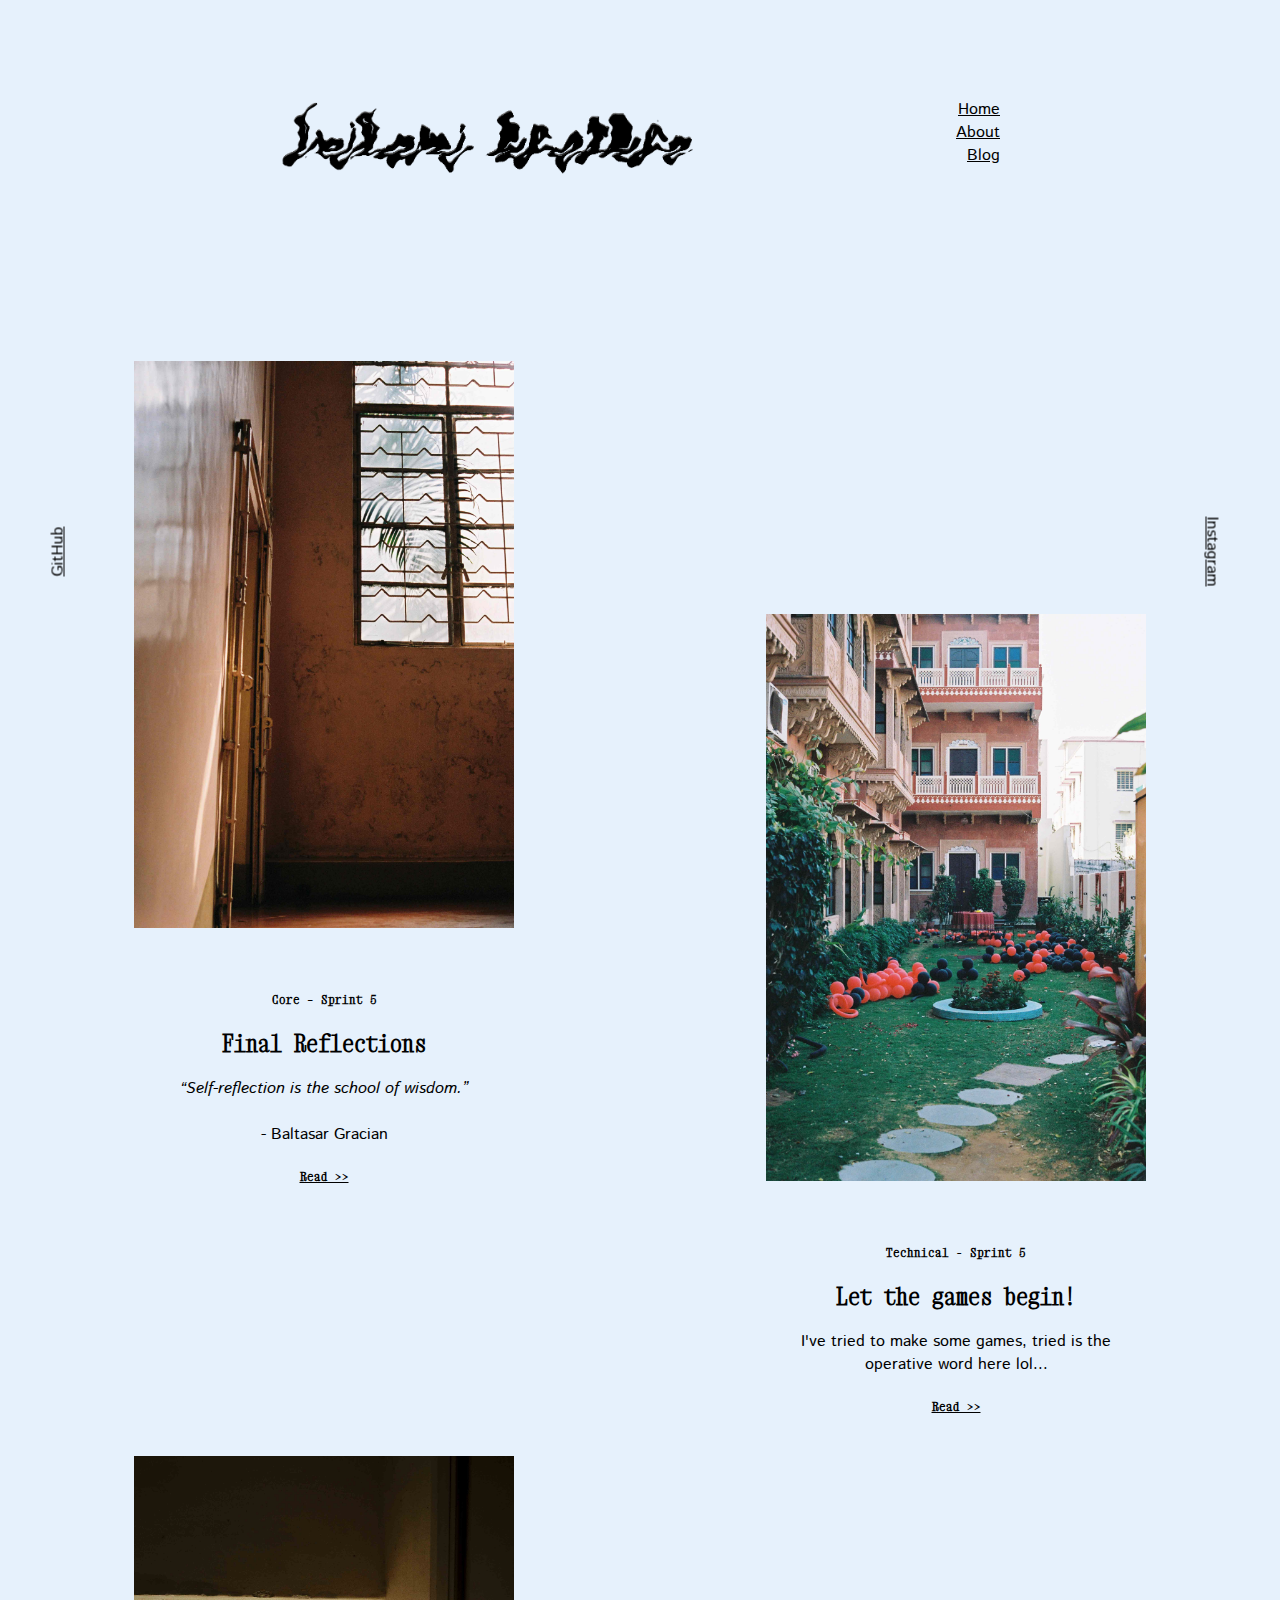
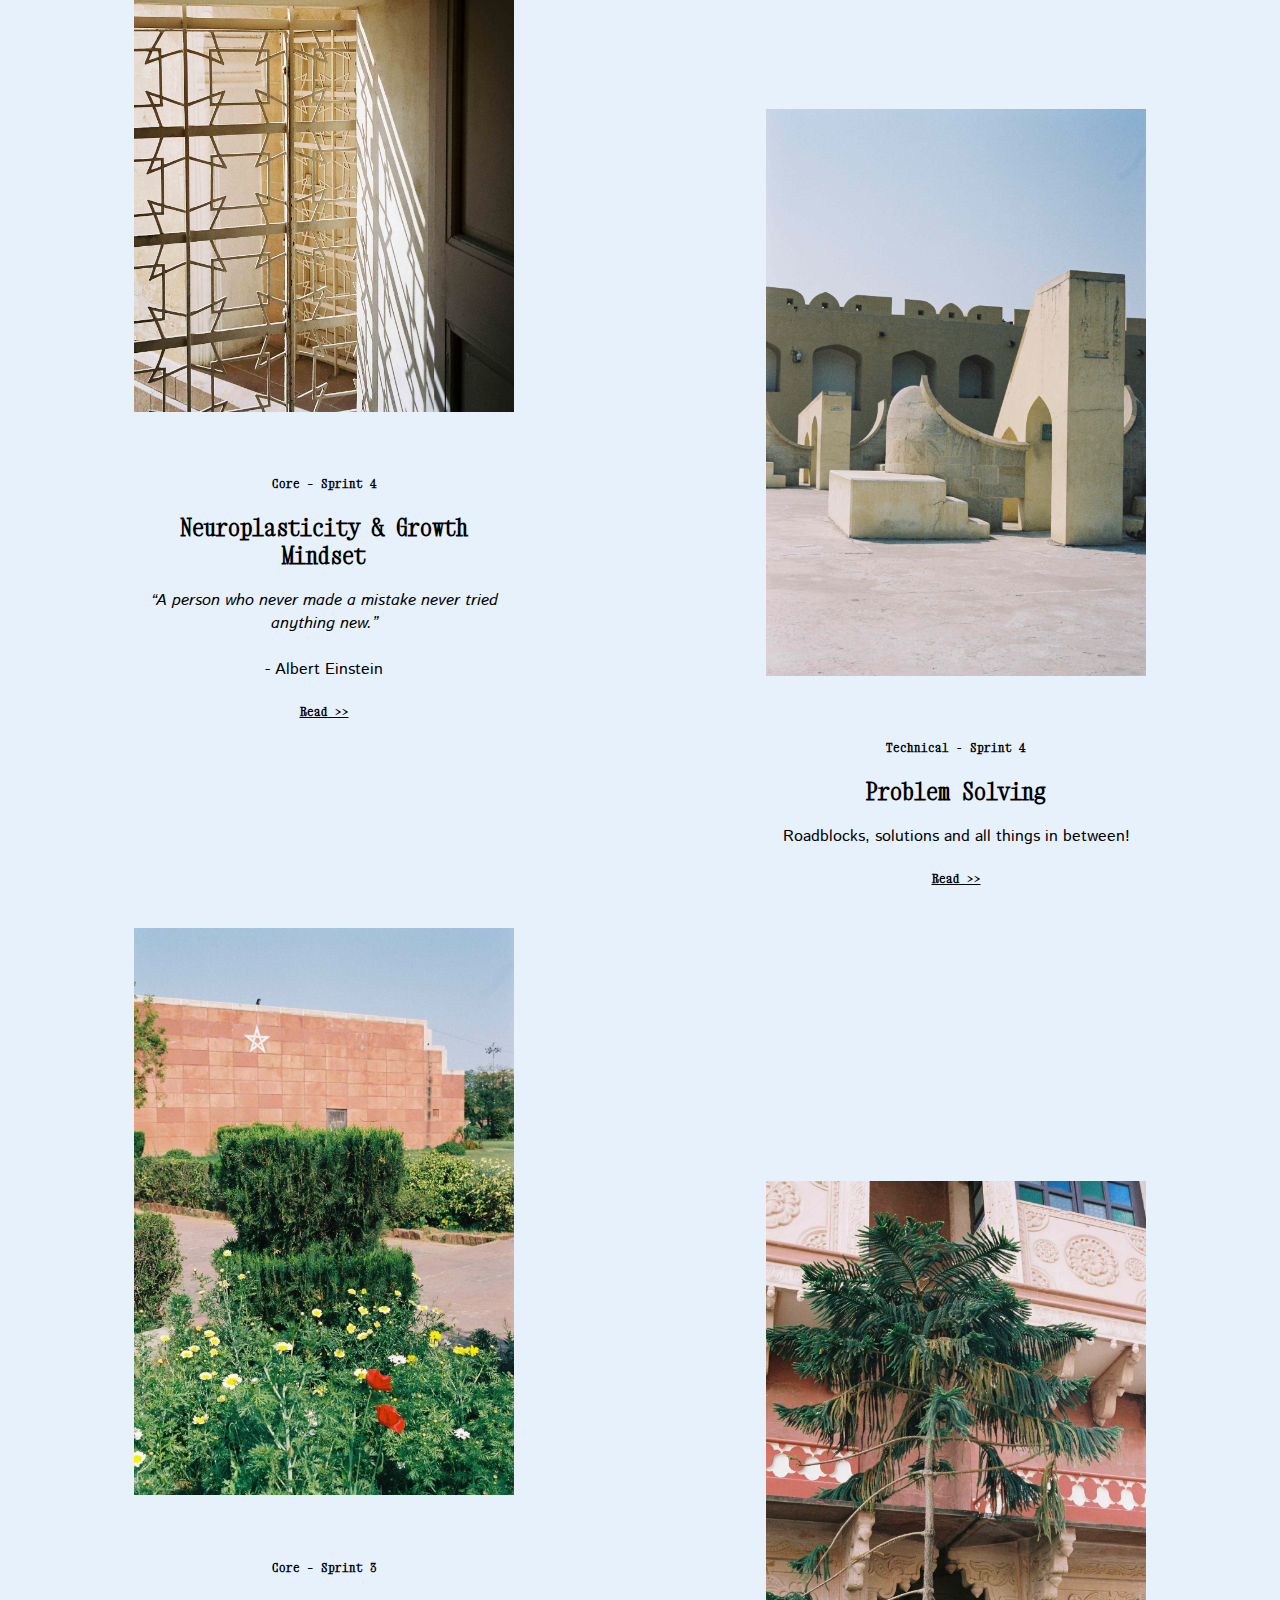
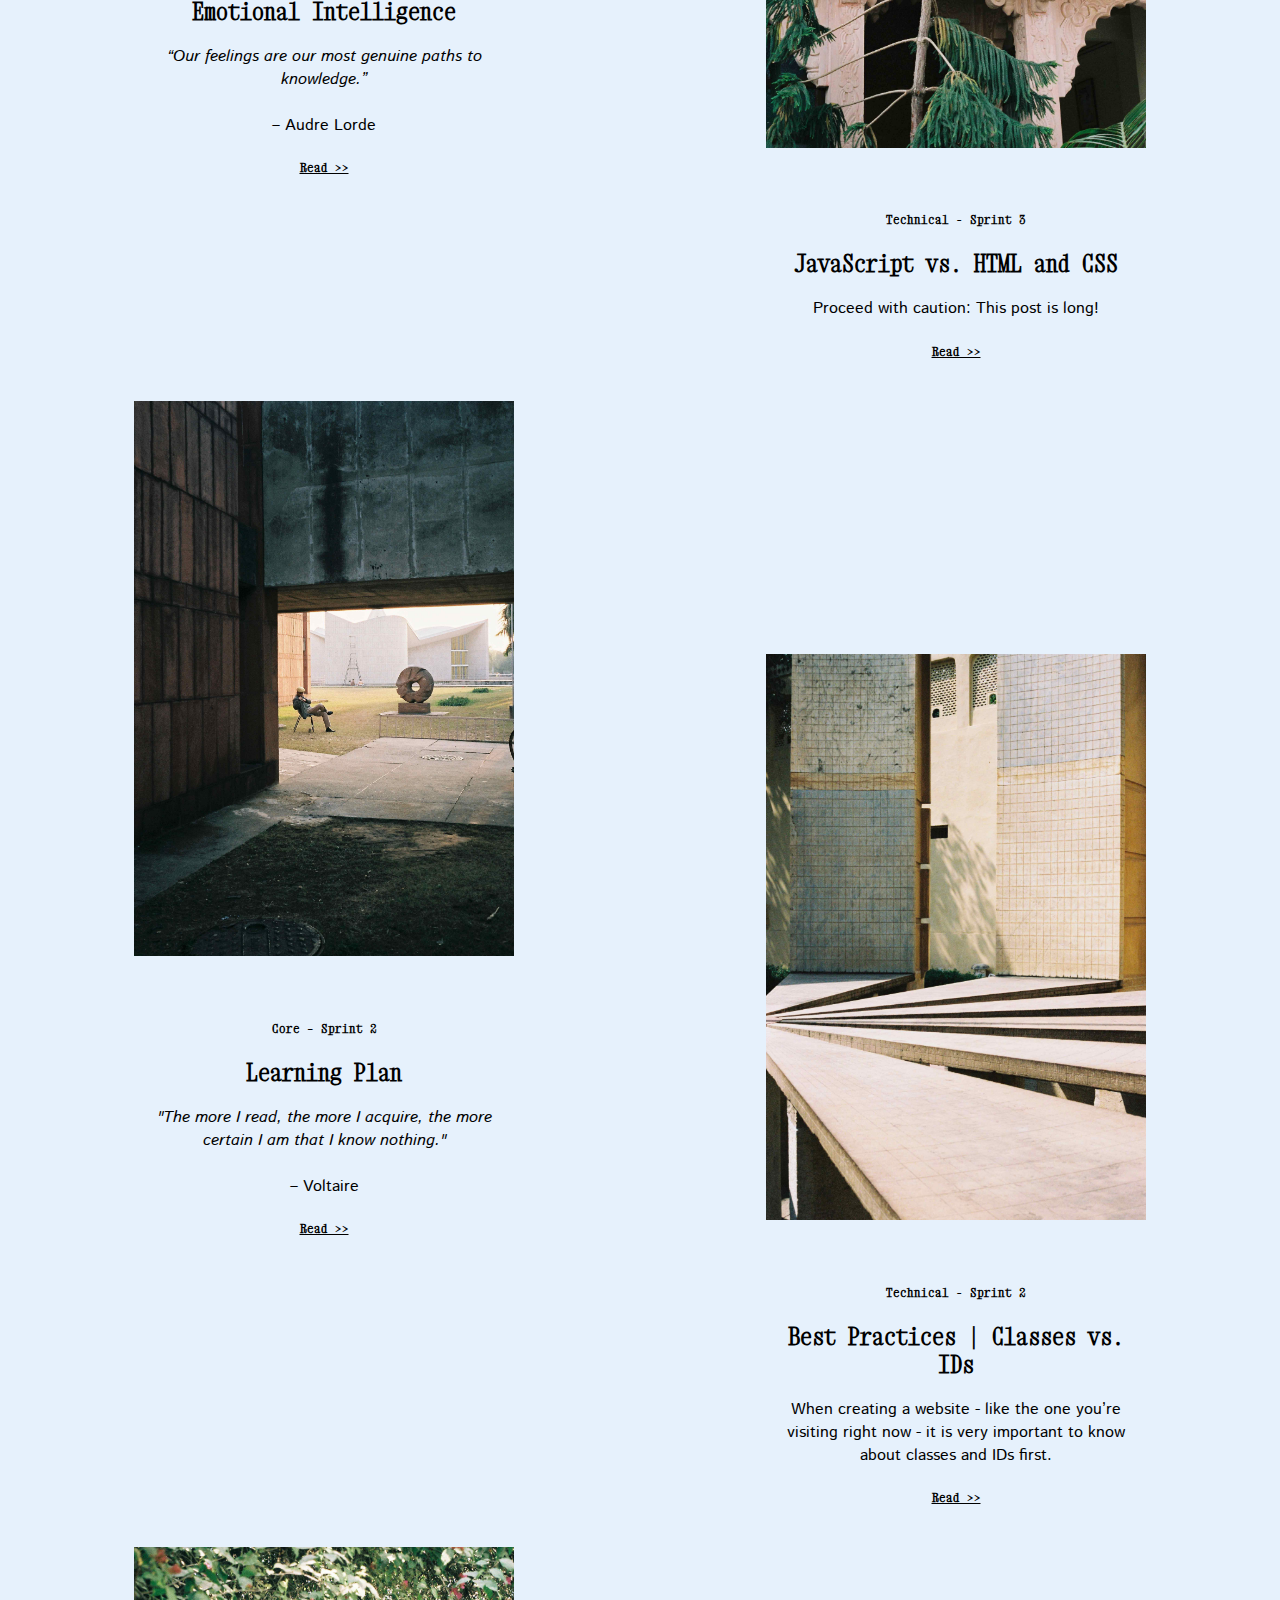
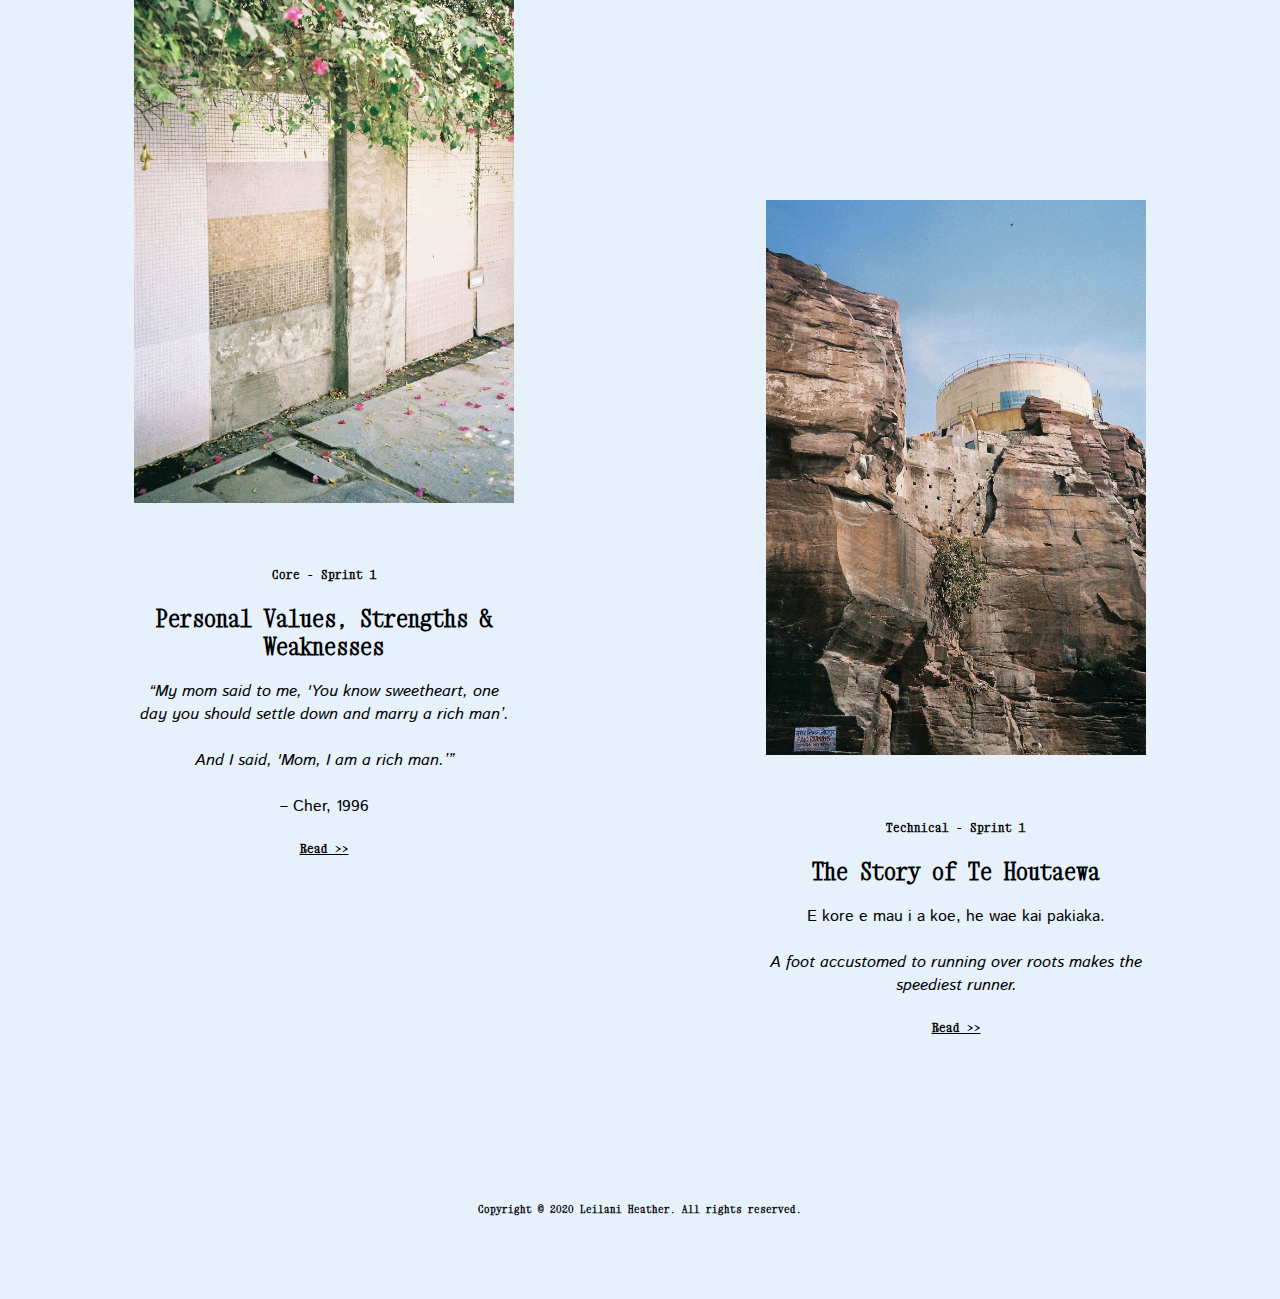
<file: blog.html>
<!-- This is my portfolio and blog site -->
<!DOCTYPE HTML>
<html lang = "en">
<html>
<head>
  <meta charset = "UTF-8" />
  <meta http-equiv="X-UA-Compatible" content="IE=edge">
  <meta name="viewport" content="width=device-width, initial-scale=1.0">

<!-- This is my CSS, Bootstrap, Google Fonts information -->

    <link rel="stylesheet" href="styles/main.css">
    <link rel="preconnect" href="https://fonts.gstatic.com">
    <link href="https://fonts.googleapis.com/css2?family=Xanh+Mono&display=swap" rel="stylesheet">
    <link rel="preconnect" href="https://fonts.gstatic.com">
    <link href="https://fonts.googleapis.com/css2?family=Istok+Web&display=swap" rel="stylesheet">
    <title>Leilani Heather | Blog</title>
</head>

<!-- This is the top navigation of my site -->

<body>
  <div class="grid">
    <div class="row">
      <div class="col-6">
        <a href="index.html"><img class="logo" src="assets/logo-blk.png" alt="Logo"></a>
      </div>

      <div class="col-6">
        <ul class="nav-menu">
          <li><a href="index.html">Home</a></li>
          <li><a href="about.html">About</a></li>
          <li><a href="blog.html">Blog</a></li>
        </ul>
      </div>
    </div>
  </div>

<!-- This is the main contents of my blog index page -->

  <div id="contents">
    <div id="sidebar1">
      <div class="col-1">
        <a href="https://github.com/leilani-heather"><span>GitHub</span></a>
      </div>
    </div>

    <div id="sidebar2">
      <div class="col-1">
        <a href="http://instagram.com/ioanaleilani"><span>Instagram</span></a>
      </div>
    </div>
  

<!-- This is row 1 of contents of my blog index page, remember only top row can use img class 1 & 2-->

  <div id="mainContents">
    <div class="row">
      <div class="col-6">
        <a href="blog/sprint5-cultural.html"><img class="blog-index-img-1" src="assets/Kolkata-Stairs.jpg" alt="Kolkata Stairs by Leilani Heather"></a>
        <h5 class="blog-index-category">Core – Sprint 5</h5>
        <h2 class="blog-index-title">Final Reflections</h2>
        <p class="blog-index-preview-text">
          <em>“Self-reflection is the school of wisdom.”</em><br><br>- Baltasar Gracian
        </p>
        <a href="blog/sprint5-cultural.html"><h5 class="blog-index-readmore">Read >></h5></a>
      </div>
            
      <div class="col-6">
        <a href="blog/sprint5-technical.html"><img class="blog-index-img-2" src="assets/Balloon-Garden.jpg" alt="Jaipur Balloons by Leilani Heather"></a>
        <h5 class="blog-index-category">Technical - Sprint 5</h5>
        <h2 class="blog-index-title">Let the games begin!</h2>
        <p class="blog-index-preview-text">I've tried to make some games, tried is the operative word here lol...</p>
        <a href="blog/sprint5-technical.html"><h5 class ="blog-index-readmore">Read >></h5></a>
      </div>
    </div>
  </div>

<!-- This is row 2 of contents of my blog index page, remember all lower rows must use img class 3 & 4 -->

<div id="mainContents">
  <div class="row">
    <div class="col-6">
      <a href="blog/sprint4-cultural.html"><img class="blog-index-img-3" src="assets/Jaipur-Gate.jpg" alt="Jaipur Gate by Leilani Heather"></a>
      <h5 class="blog-index-category">Core – Sprint 4</h5>
      <h2 class="blog-index-title">Neuroplasticity & Growth Mindset</h2>
      <p class="blog-index-preview-text">
        <em>“A person who never made a mistake never tried anything new.”</em><br><br>- Albert Einstein
      </p>
      <a href="blog/sprint4-cultural.html"><h5 class="blog-index-readmore">Read >></h5></a>
    </div>
          
    <div class="col-6">
      <a href="blog/sprint4-technical.html"><img class="blog-index-img-4" src="assets/Jantar-Mantar-Saggi.jpg" alt="Jantar Mantar by Leilani Heather"></a>
      <h5 class="blog-index-category">Technical - Sprint 4</h5>
      <h2 class="blog-index-title">Problem Solving</h2>
      <p class="blog-index-preview-text">Roadblocks, solutions and all things in between!</p>
      <a href="blog/sprint4-technical.html"><h5 class ="blog-index-readmore">Read >></h5></a>
    </div>
  </div>
</div>

  <div id="mainContents">
    <div class="row">
      <div class="col-6">
        <a href="blog/sprint3-cultural.html"><img class="blog-index-img-3" src="assets/Jaipur-Arts-Center-Garden.jpg" alt="Jaipur Arts Center Garden by Leilani Heather"></a>
        <h5 class="blog-index-category">Core – Sprint 3</h5>
        <h2 class="blog-index-title">Emotional Intelligence</h2>
        <p class="blog-index-preview-text">
          <em>“Our feelings are our most genuine paths to knowledge.”</em><br><br>– Audre Lorde
        </p>
        <a href="blog/sprint3-cultural.html"><h5 class="blog-index-readmore">Read >></h5></a>
      </div>
            
      <div class="col-6">
        <a href="blog/sprint3-technical.html"><img class="blog-index-img-4" src="assets/jaipur-tree.jpg" alt="Jaipur Tree by Leilani Heather"></a>
        <h5 class="blog-index-category">Technical - Sprint 3</h5>
        <h2 class="blog-index-title">JavaScript vs. HTML and CSS</h2>
        <p class="blog-index-preview-text">
          Proceed with caution: This post is long!
        </p>
        <a href="blog/sprint3-technical.html"><h5 class ="blog-index-readmore">Read >></h5></a>
      </div>
    </div>
  </div>

<!-- This is row 3 of contents of my blog index page, remember all lower rows must use img class 3 & 4 -->

  <div id="mainContents">
    <div class="row">
      <div class="col-6">
        <a href="blog/sprint2-cultural.html"><img class="blog-index-img-3" src="assets/Jeanneret.jpg" alt="Jeanneret by Leilani Heather"></a>
        <h5 class="blog-index-category">Core – Sprint 2</h5>
        <h2 class="blog-index-title">Learning Plan</h2>
        <p class="blog-index-preview-text">
          <em>"The more I read, the more I acquire, the more certain I am that I know nothing."</em><br><br>– Voltaire
        </p>
        <a href="blog/sprint2-cultural.html"><h5 class="blog-index-readmore">Read >></h5></a>
      </div>
            
      <div class="col-6">
        <a href="blog/sprint2-technical.html"><img class="blog-index-img-4" src="assets/Jantar.jpg" alt="Jantar Mantar by Leilani Heather"></a>
        <h5 class="blog-index-category">Technical - Sprint 2</h5>
        <h2 class="blog-index-title">Best Practices | Classes vs. IDs</h2>
        <p class="blog-index-preview-text">
          When creating a website - like the one you’re visiting right now - it is very important to know about classes and IDs first.
        </p>
        <a href="blog/sprint2-technical.html"><h5 class ="blog-index-readmore">Read >></h5></a>
      </div>
    </div>
  </div>

<!-- This is row 4 of contents of my blog index page -->

  <div id="mainContents">
    <div class="row">
      <div class="col-6">
        <a href="blog/sprint1-cultural.html"><img class="blog-index-img-3" src="assets/doshi-bv.jpg" alt="Doshi BV by Leilani Heather"></a>
        <h5 class="blog-index-category">Core - Sprint 1</h5>
        <h2 class="blog-index-title">Personal Values, Strengths & Weaknesses</h2>
        <p class="blog-index-preview-text">
          <em>“My mom said to me, 'You know sweetheart, one day you should settle down and marry a rich man’.
          <br><br>And I said, 'Mom, I am a rich man.’”</em><br><br>– Cher, 1996
        </p>
        <a href="blog/sprint1-cultural.html"><h5 class="blog-index-readmore">Read >></h5></a>
      </div>
            
      <div class="col-6">
        <a href="blog/sprint1-technical.html"><img class="blog-index-img-4" src="assets/jodpur.jpg" alt="Jodpur by Leilani Heather"></a>
        <h5 class="blog-index-category">Technical - Sprint 1</h5>
        <h2 class="blog-index-title">The Story of Te Houtaewa</h2>
        <p class="blog-index-preview-text">
          E kore e mau i a koe, he wae kai pakiaka.<br><br><em>A foot accustomed to running over roots makes the speediest runner.</em>
        </p>
        <a href="blog/sprint1-technical.html"><h5 class="blog-index-readmore">Read >></h5></a>
      </div>
    </div>
  </div>
      
 <!-- This is the footer of my blog home page -->      

    <div class="row">
      <div class="col-12">
        <h6 class="footer">Copyright © 2020 Leilani Heather. All rights reserved.</h6>
      </div>
    </div>

</body>
</html>
</file>
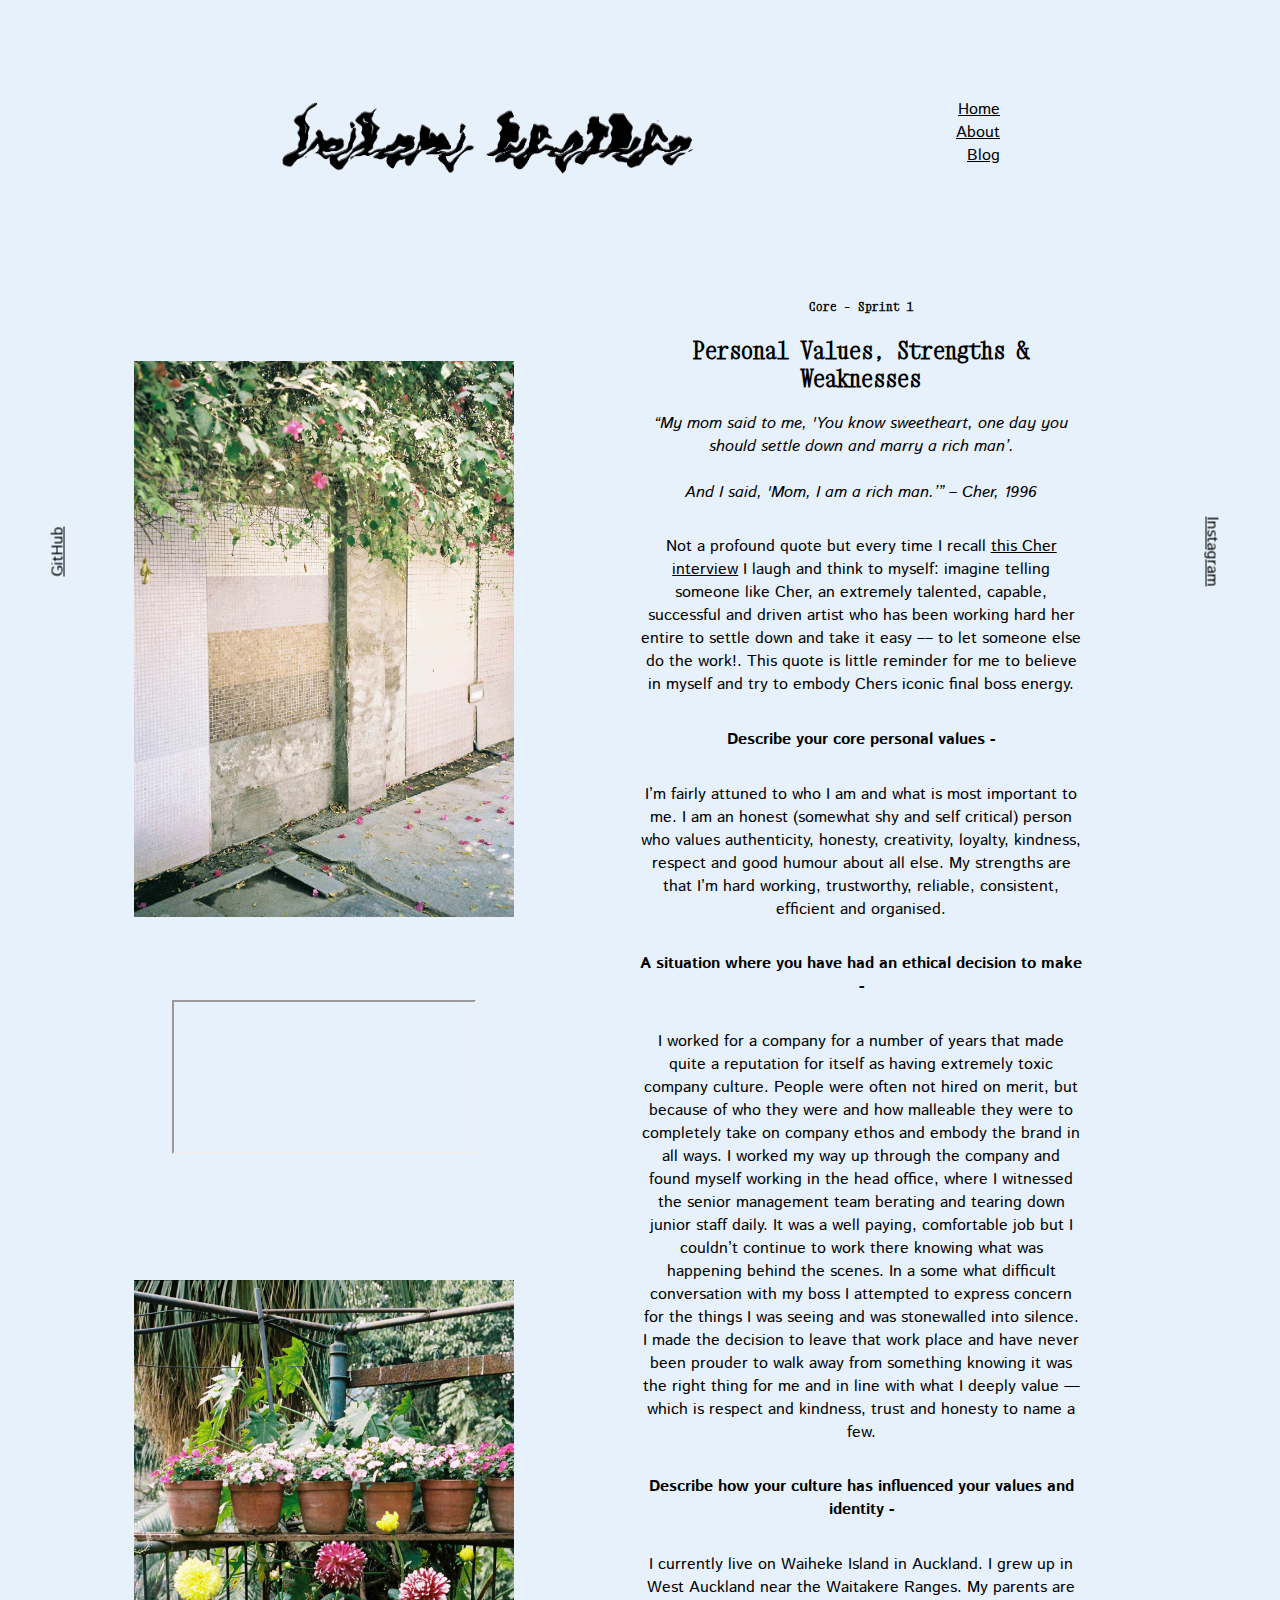
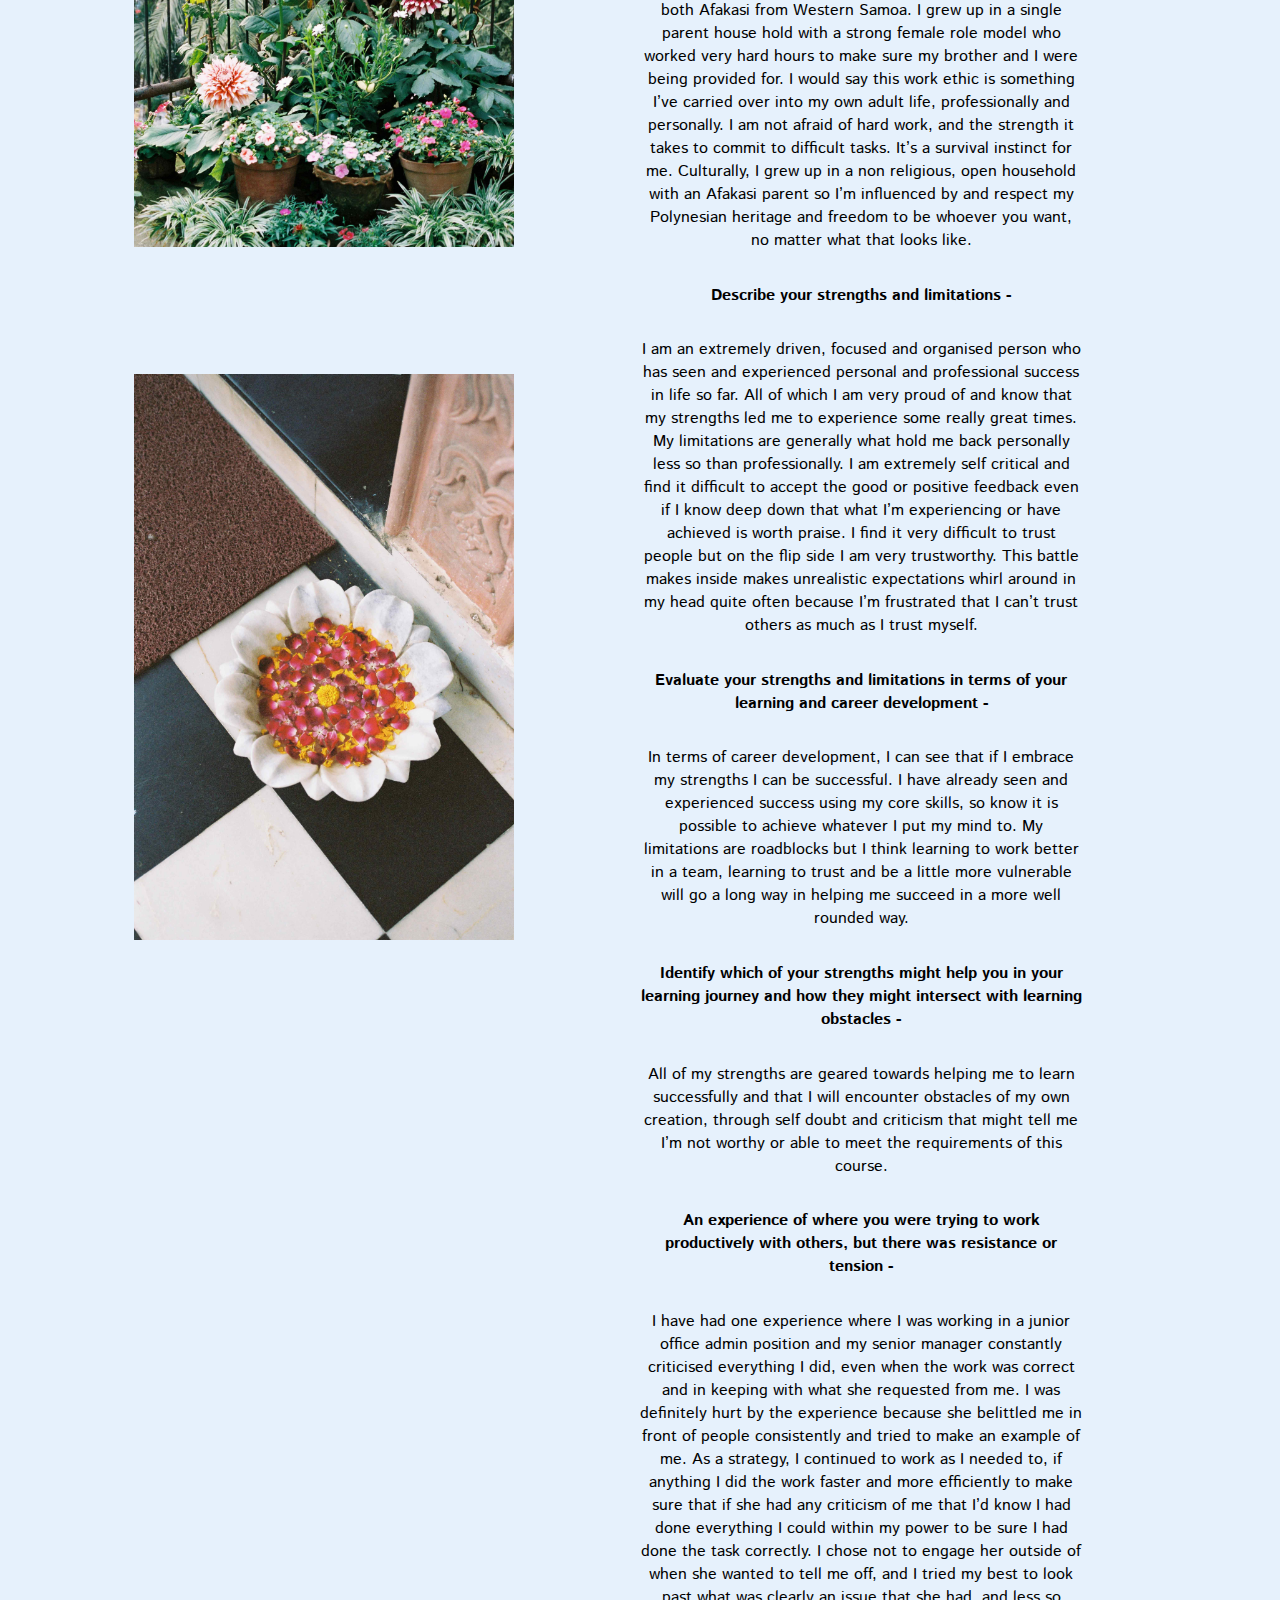
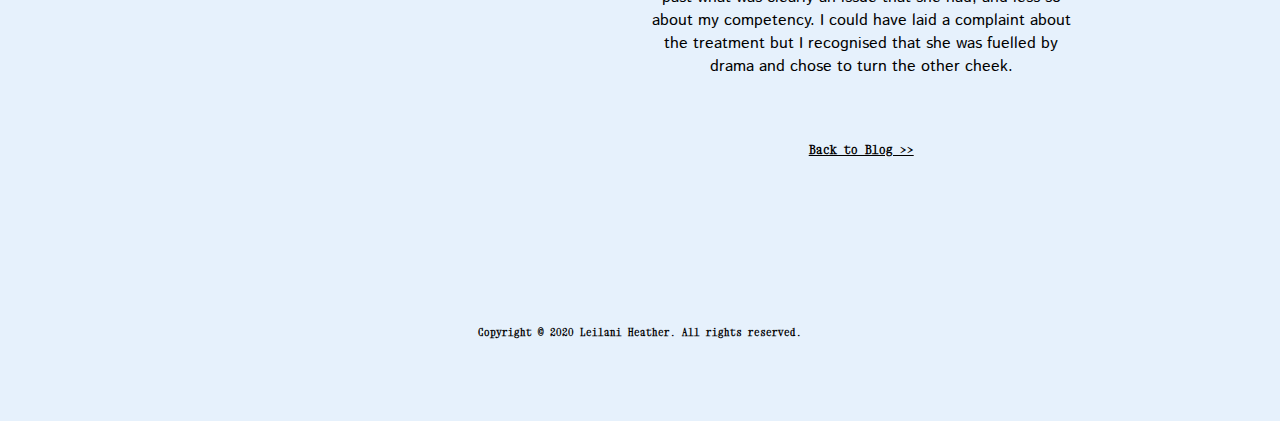
<file: blog/sprint1-cultural.html>
<!-- This is my portfolio and blog site -->
<!DOCTYPE HTML>
<html lang = "en">
<html>
<head>
  <meta charset = "UTF-8" />
  <meta http-equiv="X-UA-Compatible" content="IE=edge">
  <meta name="viewport" content="width=device-width, initial-scale=1.0">

<!-- This is my CSS & Google Fonts information -->

  <link rel="stylesheet" href="../styles/main.css">
  <link rel="preconnect" href="https://fonts.gstatic.com">
  <link href="https://fonts.googleapis.com/css2?family=Xanh+Mono&display=swap" rel="stylesheet">
  <link rel="preconnect" href="https://fonts.gstatic.com">
  <link href="https://fonts.googleapis.com/css2?family=Istok+Web&display=swap" rel="stylesheet">
  <title>Leilani Heather | Personal Values, Strengths & Weaknesses</title>
</head>

<!-- This is the top navigation of my site -->

<body>
  <div class="grid">
    <div class="row">
      <div class="col-6"><a href="../index.html"><img class="logo" src="../assets/logo-blk.png" alt="Logo"></a>
      </div>
      
      <div class="col-6">
        <ul class="nav-menu">
          <li><a href="../index.html">Home</a></li>
          <li><a href="../about.html">About</a></li>
          <li><a href="../blog.html">Blog</a></li>
        </ul>
      </div>
    </div>
  </div>

 <!-- These are the side bar links on rhw main contents of my blog post page -->

  <div id="contents">
    <div id="sidebar1">
      <div class="col-1">
        <a href="https://github.com/leilani-heather"><span>GitHub</span></a>
      </div>
    </div>

    <div id="sidebar2">
     <div class="col-1">
      <a href="http://instagram.com/ioanaleilani"><span>Instagram</span></a>
      </div>
    </div>
  

 <!-- This is the main contents of my blog post page -->

  <div id="mainContents">
    <div class="row">
      <div class="col-6">
        <img class="blog-index-img-1" src="../assets/doshi-bv.jpg" alt="Doshi BV by Leilani Heather">
        <br><iframe class="youtube-video" src="https://www.youtube.com/embed/dZsL5R_CR-k"></iframe>
        <img class="blog-index-img-1" src="../assets/Kolkata-Garden.jpg" alt="Kolkata Garden by Leilani Heather">
        <img class="blog-index-img-1" src="../assets/Jaipur-Flower-Bowl.jpg" alt="Jaipur Flower Bowl by Leilani Heather">
      </div>
              
      <div class="col-6">
        <h5 class="blog-post-category">Core – Sprint 1</h5>
        <h2 class="blog-post-title">Personal Values, Strengths & Weaknesses</h2>
        <p class="blog-post-preview-text">
          <em>“My mom said to me, 'You know sweetheart, one day you should settle down and marry a rich man’.<br><br>And I said, 'Mom, I am a rich man.’” – Cher, 1996</em>
        </p>
        <p class="blog-post-text">
          Not a profound quote but every time I recall <a href="https://www.youtube.com/watch?v=dZsL5R_CR-k&t=27s&ab_channel=CHERFanClub">this Cher interview</a>
          I laugh and think to myself: imagine telling someone like Cher, an extremely talented, capable, successful and driven artist who has been working hard 
          her entire to settle down and take it easy –– to let someone else do the work!. This quote is little reminder for me to believe in myself and try to 
          embody Chers iconic final boss energy.
        </p>
        <p class="blog-post-text strong-text">
          Describe your core personal values -
        </p>
        <p class="blog-post-text">
          I’m fairly attuned to who I am and what is most important to me. I am an honest (somewhat shy and self critical) person who values authenticity, 
          honesty, creativity, loyalty, kindness, respect and good humour about all else. My strengths are that I’m hard working, trustworthy, reliable, 
          consistent, efficient and organised.
        </p>
        <p class="blog-post-text strong-text">
          A situation where you have had an ethical decision to make -
        </p>
        <p class="blog-post-text">
          I worked for a company for a number of years that made quite a reputation for itself as having extremely toxic company culture. People were often not 
          hired on merit, but because of who they were and how malleable they were to completely take on company ethos and embody the brand in all ways. 
          I worked my way up through the company and found myself working in the head office, where I witnessed the senior management team berating and tearing 
          down junior staff daily. It was a well paying, comfortable job but I couldn’t continue to work there knowing what was happening behind the scenes. In 
          a some what difficult conversation with my boss I attempted to express concern for the things I was seeing and was stonewalled into silence. I made the 
          decision to leave that work place and have never been prouder to walk away from something knowing it was the right thing for me and in line with what 
          I deeply value — which is respect and kindness, trust and honesty to name a few.
        </p>
        <p class="blog-post-text strong-text">
          Describe how your culture has influenced your values and identity -
        </p>
        <p class="blog-post-text">I currently live on Waiheke Island in Auckland. I grew up in West Auckland near the Waitakere Ranges. My parents are both Afakasi 
          from Western Samoa. I grew up in a single parent house hold with a strong female role model who worked very hard hours to make sure my brother and I were 
          being provided for. I would say this work ethic is something I’ve carried over into my own adult life, professionally and personally. I am not afraid of 
          hard work, and the strength it takes to commit to difficult tasks. It’s a survival instinct for me. Culturally, I grew up in a non religious, open 
          household with an Afakasi parent so I’m influenced by and respect my Polynesian heritage and freedom to be whoever you want, no matter what that looks like.
        </p>
        <p class="blog-post-text strong-text">
          Describe your strengths and limitations -
        </p>
        <p class="blog-post-text">
          I am an extremely driven, focused and organised person who has seen and experienced personal and professional success in life so far. All of which I 
          am very proud of and know that my strengths led me to experience some really great times. My limitations are generally what hold me back personally 
          less so than professionally. I am extremely self critical and find it difficult to accept the good or positive feedback even if I know deep down that 
          what I’m experiencing or have achieved is worth praise. I find it very difficult to trust people but on the flip side I am very trustworthy. This battle 
          makes inside makes unrealistic expectations whirl around in my head quite often because I’m frustrated that I can’t trust others as much as I trust myself.
        </p>
        <p class="blog-post-text strong-text">
          Evaluate your strengths and limitations in terms of your learning and career development -
        </p>
        <p class="blog-post-text">
          In terms of career development, I can see that if I embrace my strengths I can be successful. I have already seen and experienced success using my core 
          skills, so know it is possible to achieve whatever I put my mind to. My limitations are roadblocks but I think learning to work better in a team, learning 
          to trust and be a little more vulnerable will go a long way in helping me succeed in a more well rounded way.
        </p>
        <p class="blog-post-text strong-text">
          Identify which of your strengths might help you in your learning journey and how they might intersect with learning obstacles -
        </p>
        <p class="blog-post-text">
          All of my strengths are geared towards helping me to learn successfully and that I will encounter obstacles of my own creation, through self doubt and 
          criticism that might tell me I’m not worthy or able to meet the requirements of this course.
        </p>
        <p class="blog-post-text strong-text">
          An experience of where you were trying to work productively with others, but there was resistance or tension -
        </p>
        <p class="blog-post-text">I have had one experience where I was working in a junior office admin position and my senior manager constantly criticised 
          everything I did, even when the work was correct and in keeping with what she requested from me. I was definitely hurt by the experience because she 
          belittled me in front of people consistently and tried to make an example of me. As a strategy, I continued to work as I needed to, if anything I did 
          the work faster and more efficiently to make sure that if she had any criticism of me that I’d know I had done everything I could within my power to be 
          sure I had done the task correctly. I chose not to engage her outside of when she wanted to tell me off, and I tried my best to look past what was 
          clearly an issue that she had, and less so about my competency. I could have laid a complaint about the treatment but I recognised that she was fuelled 
          by drama and chose to turn the other cheek.
        </p>
        <a href="../blog.html"><h5 class="blog-post-readmore">Back to Blog >></h5></a>
      </div>
      </div>
    </div>
  </div>

      
 <!-- This is the footer of my blog post page -->      

  <div class="row">
    <div class="col-12">
      <h6 class="footer">Copyright © 2020 Leilani Heather. All rights reserved.</h6>
    </div>
  </div>

 <!-- This is the end of my blog post page -->  
  
</body>
</html>
</file>
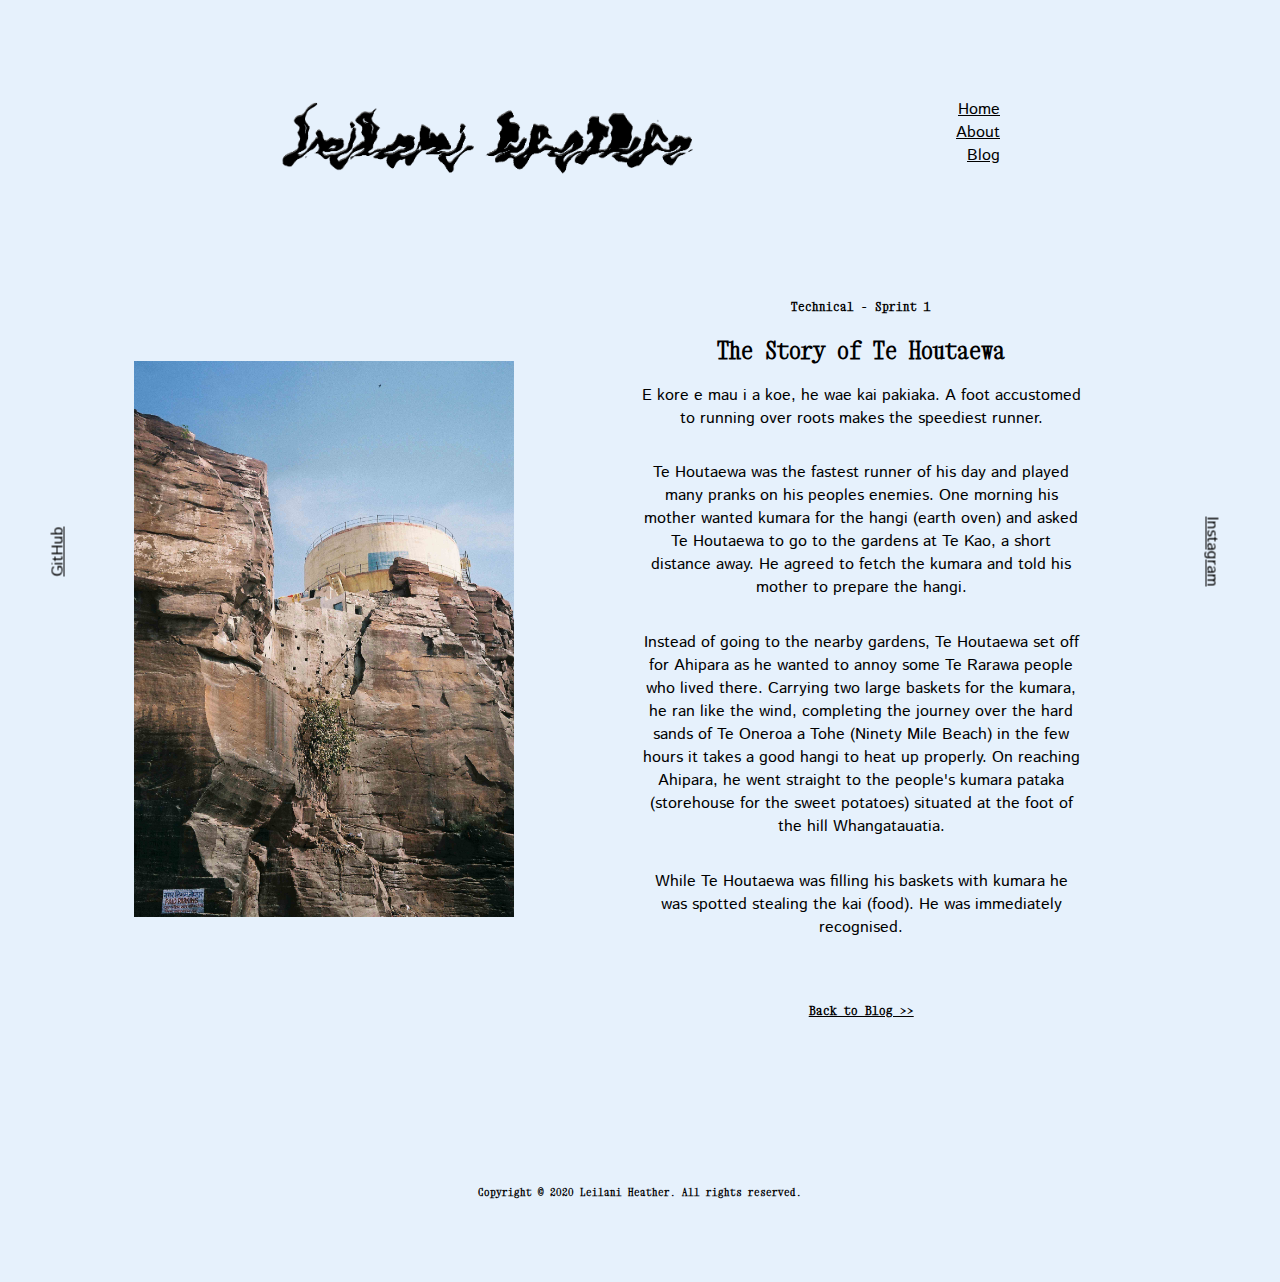
<file: blog/sprint1-technical.html>
<!-- This is my portfolio and blog site -->
<!DOCTYPE HTML>
<html lang = "en">
<html>
<head>
  <meta charset = "UTF-8" />
  <meta http-equiv="X-UA-Compatible" content="IE=edge">
  <meta name="viewport" content="width=device-width, initial-scale=1.0">

<!-- This is my CSS & Google Fonts information -->

  <link rel="stylesheet" href="../styles/main.css">
  <link rel="preconnect" href="https://fonts.gstatic.com">
  <link href="https://fonts.googleapis.com/css2?family=Xanh+Mono&display=swap" rel="stylesheet">
  <link rel="preconnect" href="https://fonts.gstatic.com">
  <link href="https://fonts.googleapis.com/css2?family=Istok+Web&display=swap" rel="stylesheet">
  <title>Leilani Heather | The Story of Te Houtaewa </title>
</head>

<!-- This is the top navigation of my site -->

<body>
  <div class="grid">
    <div class="row">
      <div class="col-6">
        <a href="../index.html"><img class="logo" src="../assets/logo-blk.png" alt="Logo"></a>
      </div>

      <div class="col-6">
        <ul class="nav-menu">
          <li><a href="../index.html">Home</a></li>
          <li><a href="../about.html">About</a></li>
          <li><a href="../blog.html">Blog</a></li>
        </ul>
      </div>
    </div>
  </div>

 <!-- These are the sidebar links of my blog post page -->

  <div id="contents">
    <div id="sidebar1">
      <div class="col-1">
        <a href="https://github.com/leilani-heather"><span>GitHub</span></a>
      </div>
    </div>

    <div id="sidebar2">
      <div class="col-1">
        <a href="http://instagram.com/ioanaleilani"><span>Instagram</span></a>
      </div>
    </div>
  

 <!-- This is the main contents of my blog post page -->

  <div id="mainContents">
    <div class="row">
      <div class="col-6">
        <img class="blog-index-img-1" src="../assets/jodpur.jpg" alt="Jodpur by Leilani Heather">
      </div>
            
      <div class="col-6">
        <h5 class="blog-post-category">Technical - Sprint 1</h5>
        <h2 class="blog-post-title">The Story of Te Houtaewa</h2>
        <p class="blog-post-preview-text">
          E kore e mau i a koe, he wae kai pakiaka. A foot accustomed to running over roots makes the speediest runner.
        </p>
        <p class="blog-post-text">
          Te Houtaewa was the fastest runner of his day and played many pranks on his peoples enemies. One morning his mother wanted kumara for the hangi 
          (earth oven) and asked Te Houtaewa to go to the gardens at Te Kao, a short distance away. He agreed to fetch the kumara and told his mother to prepare 
          the hangi.
        </p>
        <p class="blog-post-text">
          Instead of going to the nearby gardens, Te Houtaewa set off for Ahipara as he wanted to annoy some Te Rarawa people who lived there. Carrying two large 
          baskets for the kumara, he ran like the wind, completing the journey over the hard sands of Te Oneroa a Tohe (Ninety Mile Beach) in the few hours it 
          takes a good hangi to heat up properly. On reaching Ahipara, he went straight to the people's kumara pataka (storehouse for the sweet potatoes) situated 
          at the foot of the hill Whangatauatia.
        </p>
        <p class="blog-post-text">
          While Te Houtaewa was filling his baskets with kumara he was spotted stealing the kai (food). He was immediately recognised.
        </p>
        <a href="../blog.html"><h5 class="blog-post-readmore">Back to Blog >></h5></a>
      </div>
    </div>
  </div>
      
 <!-- This is the footer of my blog post page -->      

  <div class="row">
    <div class="col-12">
      <h6 class="footer">Copyright © 2020 Leilani Heather. All rights reserved.</h6>
    </div>
  </div>

 <!-- This is the end of my blog post page -->      
  
</body>
</html>
</file>
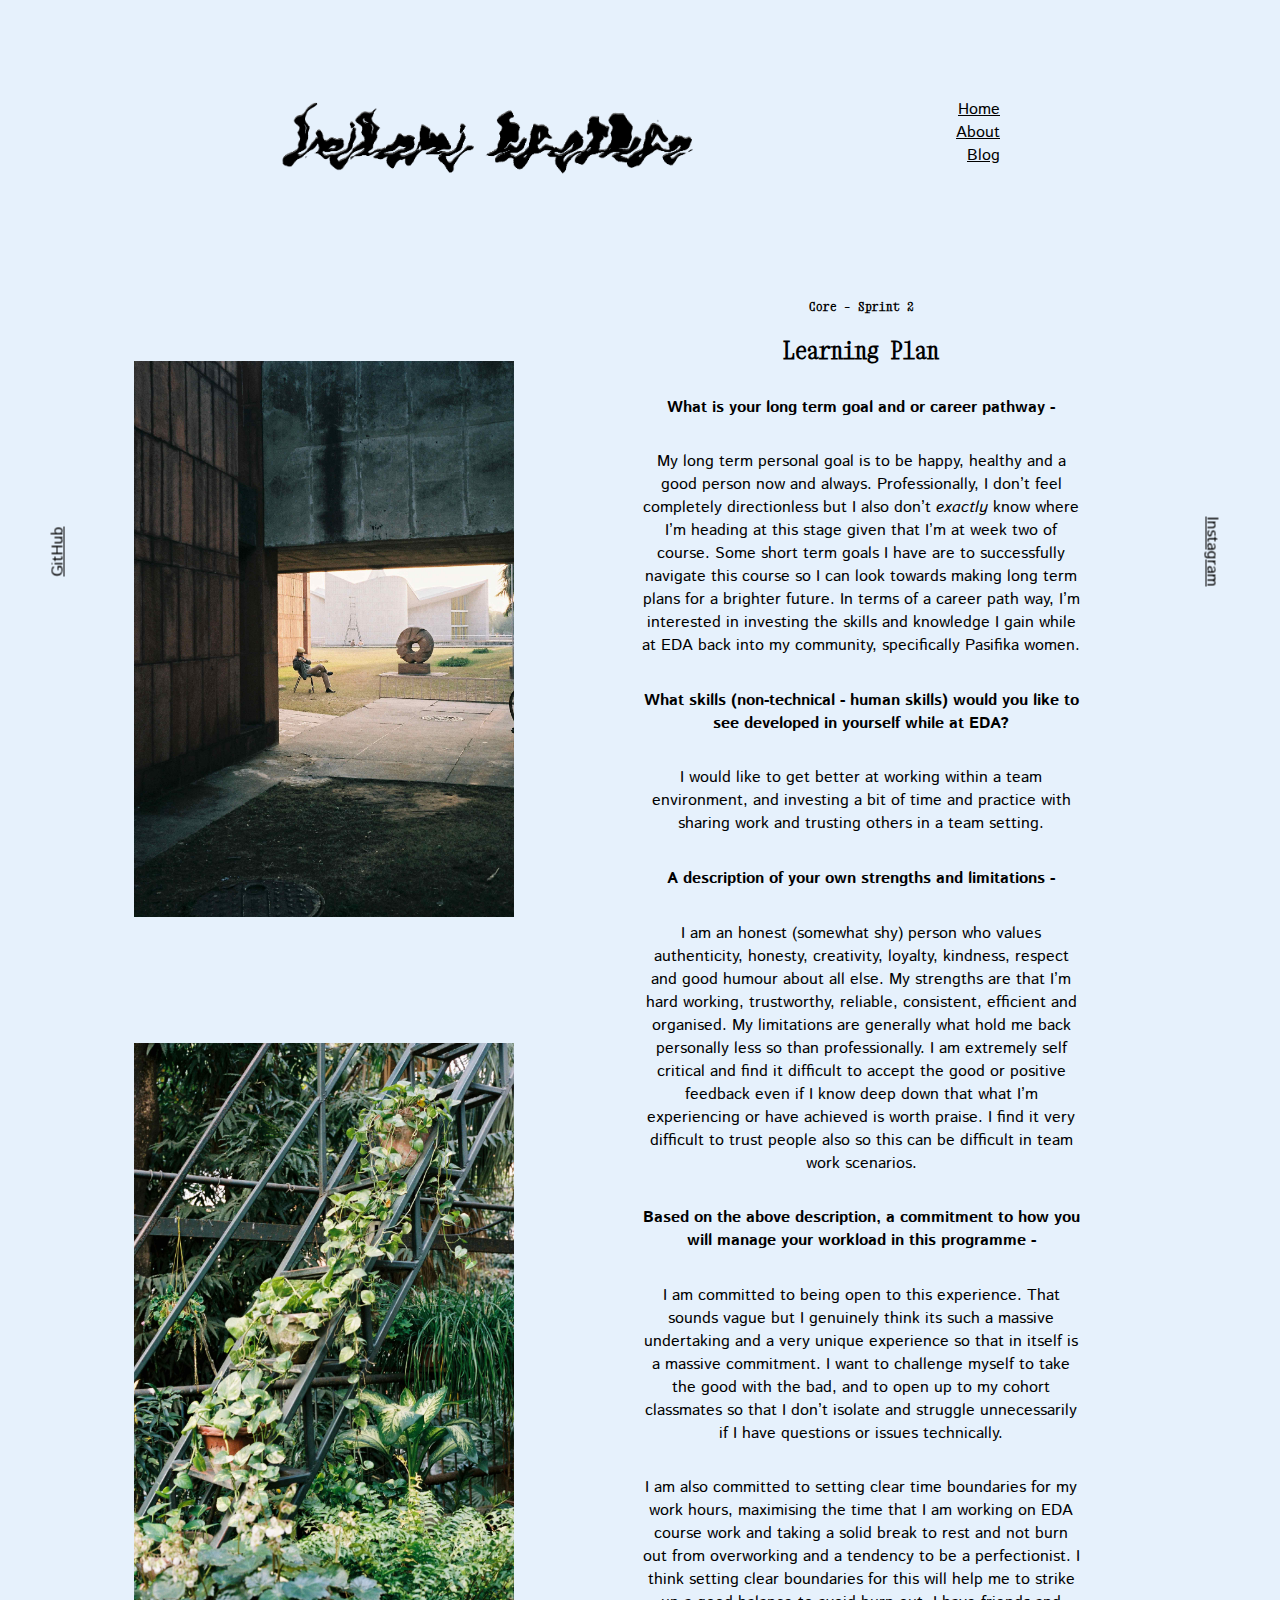
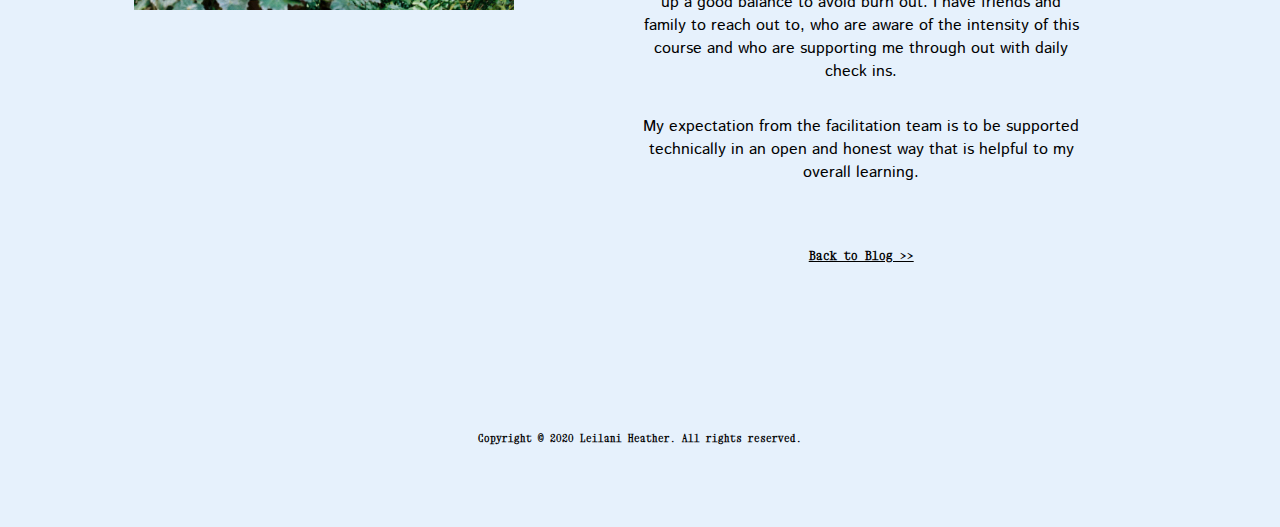
<file: blog/sprint2-cultural.html>
<!-- This is my portfolio and blog site -->
<!DOCTYPE HTML>
<html lang = "en">
<html>
<head>
  <meta charset = "UTF-8" />
  <meta http-equiv="X-UA-Compatible" content="IE=edge">
  <meta name="viewport" content="width=device-width, initial-scale=1.0">

<!-- This is my CSS & Google Fonts information -->

  <link rel="stylesheet" href="../styles/main.css">
  <link rel="preconnect" href="https://fonts.gstatic.com">
  <link href="https://fonts.googleapis.com/css2?family=Xanh+Mono&display=swap" rel="stylesheet">
  <link rel="preconnect" href="https://fonts.gstatic.com">
  <link href="https://fonts.googleapis.com/css2?family=Istok+Web&display=swap" rel="stylesheet">
  <title>Leilani Heather | Learning Plan </title>
</head>

<!-- This is the top navigation of my site -->

<body>
  <div class="grid">
    <div class="row">
      <div class="col-6">
        <a href="../index.html"><img class="logo" src="../assets/logo-blk.png" alt="Logo"></a>
      </div>

      <div class="col-6">
        <ul class="nav-menu">
          <li><a href="../index.html">Home</a></li>
          <li><a href="../about.html">About</a></li>
          <li><a href="../blog.html">Blog</a></li>
        </ul>
      </div>
    </div>
  </div>

 <!-- These are the sidebar links of my blog post page -->

  <div id="contents">
    <div id="sidebar1">
      <div class="col-1">
        <a href="https://github.com/leilani-heather"><span>GitHub</span></a>
      </div>
    </div>
 
    <div id="sidebar2">
      <div class="col-1">
        <a href="http://instagram.com/ioanaleilani"><span>Instagram</span></a>
      </div>
    </div>
  

 <!-- This is the main contents of my blog post page -->

  <div id="mainContents">
    <div class="row">
      <div class="col-6">
        <img class="blog-index-img-1" src="../assets/Jeanneret.jpg" alt="Jeanneret by Leilani Heather">
        <img class="blog-index-img-1" src="../assets/Kolkata-Steps.jpg" alt="Kolkata Steps by Leilani Heather">
      </div>
            
      <div class="col-6">
        <h5 class="blog-post-category">Core – Sprint 2</h5>
        <h2 class="blog-post-title">Learning Plan</h2>
        <p class="blog-post-text strong-text">
          What is your long term goal and or career pathway -
        </p>
        <p class="blog-post-text">
          My long term personal goal is to be happy, healthy and a good person now and always. Professionally, I don’t feel completely directionless but I also 
          don’t <em>exactly</em> know where I’m heading at this stage given that I’m at week two of course. Some short term goals I have are to successfully 
          navigate this course so I can look towards making long term plans for a brighter future. In terms of a career path way, I’m interested in investing the 
          skills and knowledge I gain while at EDA back into my community, specifically Pasifika women.
        </p>
        <p class="blog-post-text strong-text">
          What skills (non-technical - human skills) would you like to see developed in yourself while at EDA?
        </p>
        <p class="blog-post-text">
          I would like to get better at working within a team environment, and investing a bit of time and practice with sharing work and trusting others in a team 
          setting.
        </p>
        <p class="blog-post-text strong-text">
          A description of your own strengths and limitations -
        </p>
        <p class="blog-post-text">
          I am an honest (somewhat shy) person who values authenticity, honesty, creativity, loyalty, kindness, respect and good humour about all else. My strengths 
          are that I’m hard working, trustworthy, reliable, consistent, efficient and organised. My limitations are generally what hold me back personally less so 
          than professionally. I am extremely self critical and find it difficult to accept the good or positive feedback even if I know deep down that what I’m 
          experiencing or have achieved is worth praise. I find it very difficult to trust people also so this can be difficult in team work scenarios.
        </p>
        <p class="blog-post-text strong-text">
          Based on the above description, a commitment to how you will manage your workload in this programme -
        </p>
        <p class="blog-post-text">
          I am committed to being open to this experience. That sounds vague but I genuinely think its such a massive undertaking and a very unique experience so 
          that in itself is a massive commitment. I want to challenge myself to take the good with the bad, and to open up to my cohort classmates so that I don’t 
          isolate and struggle unnecessarily if I have questions or issues technically.
        </p>
        <p class="blog-post-text">
          I am also committed to setting clear time boundaries for my work hours, maximising the time that I am working on EDA course work and taking a solid break 
          to rest and not burn out from overworking and a tendency to be a perfectionist. I think setting clear boundaries for this will help me to strike up a good 
          balance to avoid burn out. I have friends and family to reach out to, who are aware of the intensity of this course and who are supporting me through out 
          with daily check ins.
        </p>
        <p class="blog-post-text">
          My expectation from the facilitation team is to be supported technically in an open and honest way that is helpful to my overall learning.
        </p>
        <a href="../blog.html"><h5 class="blog-post-readmore">Back to Blog >></h5></a>
      </div>
    </div>
  </div>
 
 <!-- This is the footer of my blog post page -->      

  <div class="row">
    <div class="col-12">
      <h6 class="footer">Copyright © 2020 Leilani Heather. All rights reserved.</h6>
    </div>
  </div>
      
 <!-- This is the end of my blog post page -->  
  
</body>
</html>
</file>
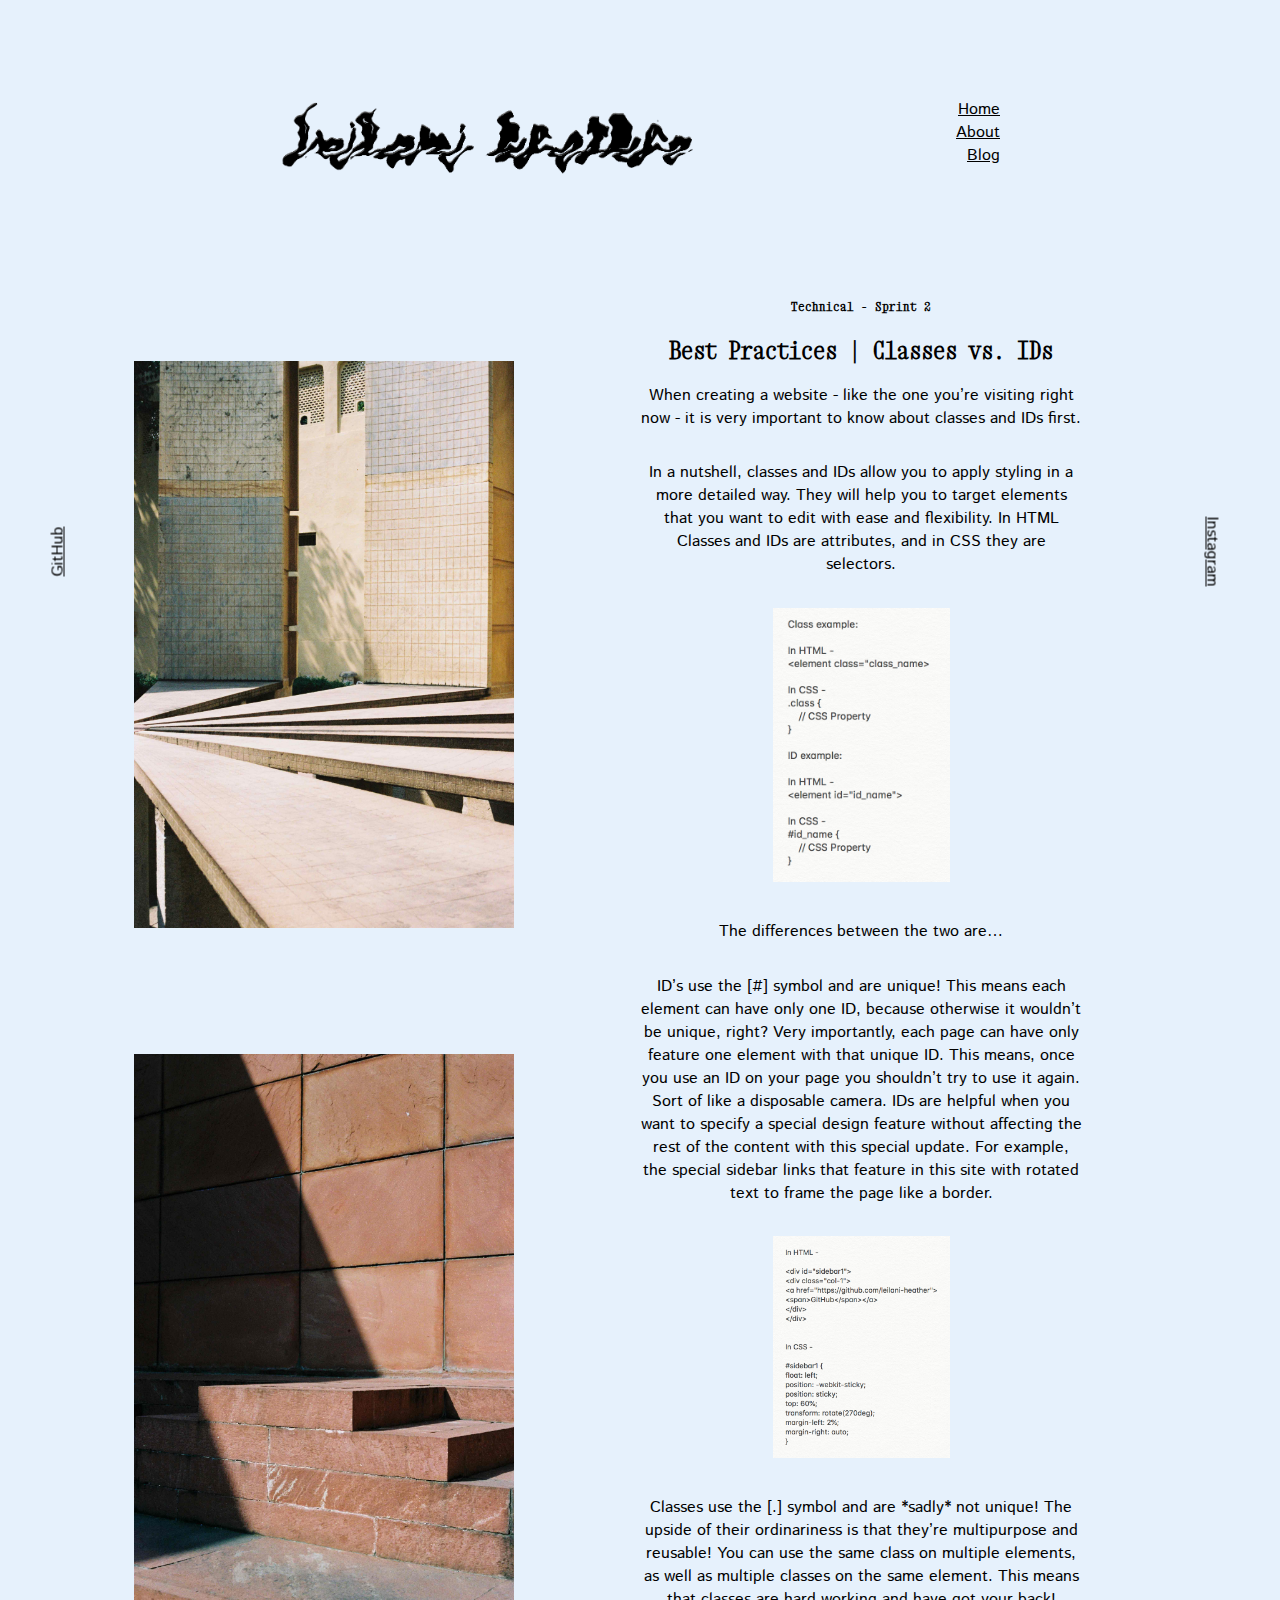
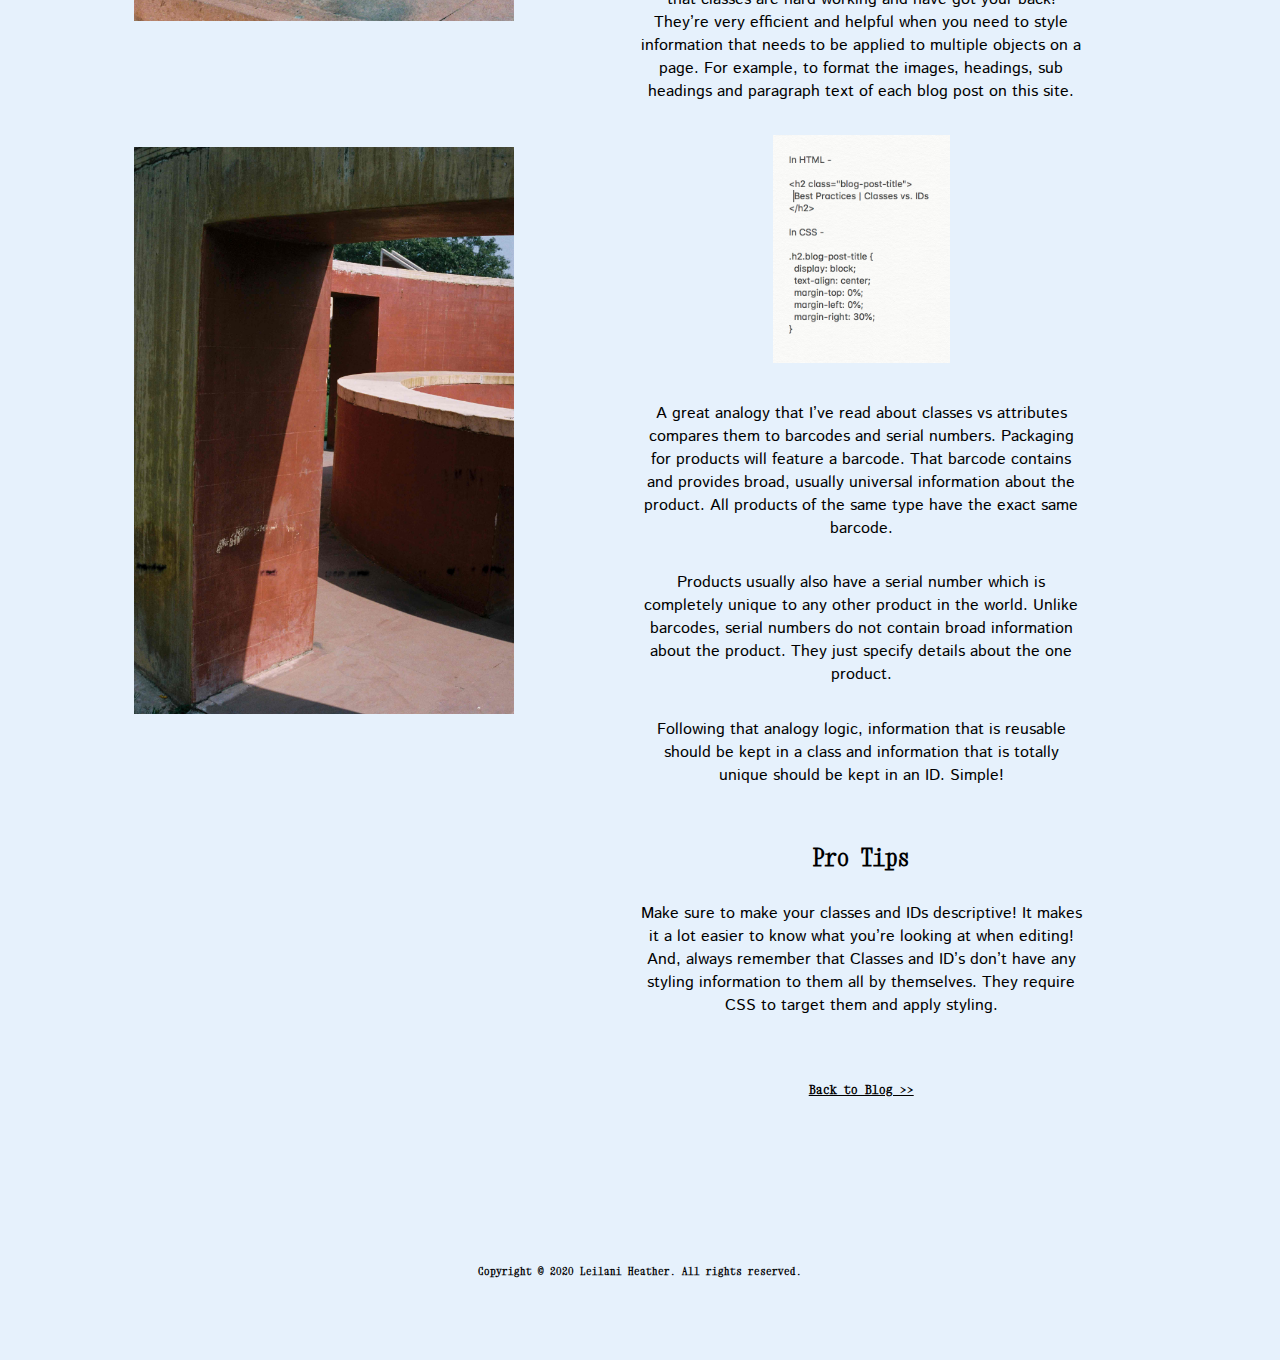
<file: blog/sprint2-technical.html>
<!-- This is my portfolio and blog site -->
<!DOCTYPE HTML>
<html lang = "en">
<html>
<head>
  <meta charset = "UTF-8" />
  <meta http-equiv="X-UA-Compatible" content="IE=edge">
  <meta name="viewport" content="width=device-width, initial-scale=1.0">

<!-- This is my CSS & Google Fonts information -->

  <link rel="stylesheet" href="../styles/main.css">
  <link rel="preconnect" href="https://fonts.gstatic.com">
  <link href="https://fonts.googleapis.com/css2?family=Xanh+Mono&display=swap" rel="stylesheet">
  <link rel="preconnect" href="https://fonts.gstatic.com">
  <link href="https://fonts.googleapis.com/css2?family=Istok+Web&display=swap" rel="stylesheet">
  <title>Leilani Heather | Best Practices | Classes vs. IDs</title>
</head>

<!-- This is the top navigation of my site -->

<body>
  <div class="grid">
    <div class="row">
      <div class="col-6">
        <a href="../index.html"><img class="logo" src="../assets/logo-blk.png" alt="Logo"></a>
      </div>

      <div class="col-6">
        <ul class="nav-menu">
          <li><a href="../index.html">Home</a></li>
          <li><a href="../about.html">About</a></li>
          <li><a href="../blog.html">Blog</a></li>
        </ul>
      </div>
    </div>
  </div>

 <!-- These are the sidebar links of my blog post page -->

  <div id="contents">
    <div id="sidebar1">
      <div class="col-1">
        <a href="https://github.com/leilani-heather"><span>GitHub</span></a>
      </div>
    </div>

    <div id="sidebar2">
      <div class="col-1">
        <a href="http://instagram.com/ioanaleilani"><span>Instagram</span></a>
      </div>
    </div>
  

 <!-- This is the main contents of my blog post page -->

  <div id="mainContents">
    <div class="row">
      <div class="col-6">
        <img class="blog-index-img-1" src="../assets/Jantar.jpg" alt="Jantar Mantar Jaipur by Leilani Heather">
        <img class="blog-index-img-1" src="../assets/Jaipur-Arts-Center.jpg" alt="Jaipur Arts Center by Leilani Heather">
        <img class="blog-index-img-1" src="../assets/Mantar.jpg" alt="Jantar Mantar Jaipur by Leilani Heather">
      </div>
            
      <div class="col-6">
        <h5 class="blog-post-category">Technical - Sprint 2</h5>
        <h2 class="blog-post-title">Best Practices | Classes vs. IDs</h2>
        <p class="blog-post-preview-text">
          When creating a website - like the one you’re visiting right now - it is very important to know about classes and IDs first.
        </p>
        <p class="blog-post-text">
          In a nutshell, classes and IDs allow you to apply styling in a more detailed way. They will help you to target elements that you 
          want to edit with ease and flexibility. In HTML Classes and IDs are attributes, and in CSS they are selectors.
        </p>
        <p class="blog-post-text">
          <img class="blog-body-img" src="../assets/id-class-syntax.jpg" alt="id class syntax example">
        </p>
        <p class="blog-post-text">
          The differences between the two are…
        </p>
        <p class="blog-post-text">
          ID’s use the [#] symbol and are unique! This means each element can have only one ID, because otherwise it wouldn’t be unique, right? 
          Very importantly, each page can have only feature one element with that unique ID. This means, once you use an ID on your page you shouldn’t try 
          to use it again. Sort of like a disposable camera. IDs are helpful when you want to specify a special design feature without affecting the rest of 
          the content with this special update. For example, the special sidebar links that feature in this site with rotated text to frame the page like a border.
        </p>
        <p class="blog-post-text">
          <img class="blog-body-img" src="../assets/id-output.jpg" alt="ID example">
        </p>
        <p class="blog-post-text">
          Classes use the [.] symbol and are *sadly* not unique! The upside of their ordinariness is that they’re multipurpose and reusable! You can use the same 
          class on multiple elements, as well as multiple classes on the same element. This means that classes are hard working and have got your back! They’re 
          very efficient and helpful when you need to style information that needs to be applied to multiple objects on a page. For example, to format the images, 
          headings, sub headings and paragraph text of each blog post on this site.
        </p>
        <p class="blog-post-text">
          <img class="blog-body-img" src="../assets/class-output.jpg" alt="class example">
        </p>
        <p class="blog-post-text">
          A great analogy that I’ve read about classes vs attributes compares them to barcodes and serial numbers. Packaging for products will feature a barcode. 
          That barcode contains and provides broad, usually universal information about the product. All products of the same type have the exact same barcode.
        </p>
        <p class="blog-post-text">
          Products usually also have a serial number which is completely unique to any other product in the world. Unlike barcodes, serial numbers do not contain 
          broad information about the product. They just specify details about the one product.
        </p>
        <p class="blog-post-text">
          Following that analogy logic, information that is reusable should be kept in a class and information that is totally unique should be kept in an ID. 
          Simple!
        </p>
        <br><br><h2 class="blog-post-title">Pro Tips</h2>
        <p class="blog-post-text">
          Make sure to make your classes and IDs descriptive! It makes it a lot easier to know what you’re looking at when editing! And, always remember that 
          Classes and ID’s don’t have any styling information to them all by themselves. They require CSS to target them and apply styling.
        </p>
        <a href="../blog.html"><h5 class="blog-post-readmore">Back to Blog >></h5></a>
      </div>
    </div>
  </div>

 <!-- This is the footer of my blog post page -->      

  <div class="row">
    <div class="col-12">
      <h6 class="footer">Copyright © 2020 Leilani Heather. All rights reserved.</h6>
    </div>
  </div>

<!-- This is the end of my blog post page -->  
  
</body>
</html>
</file>
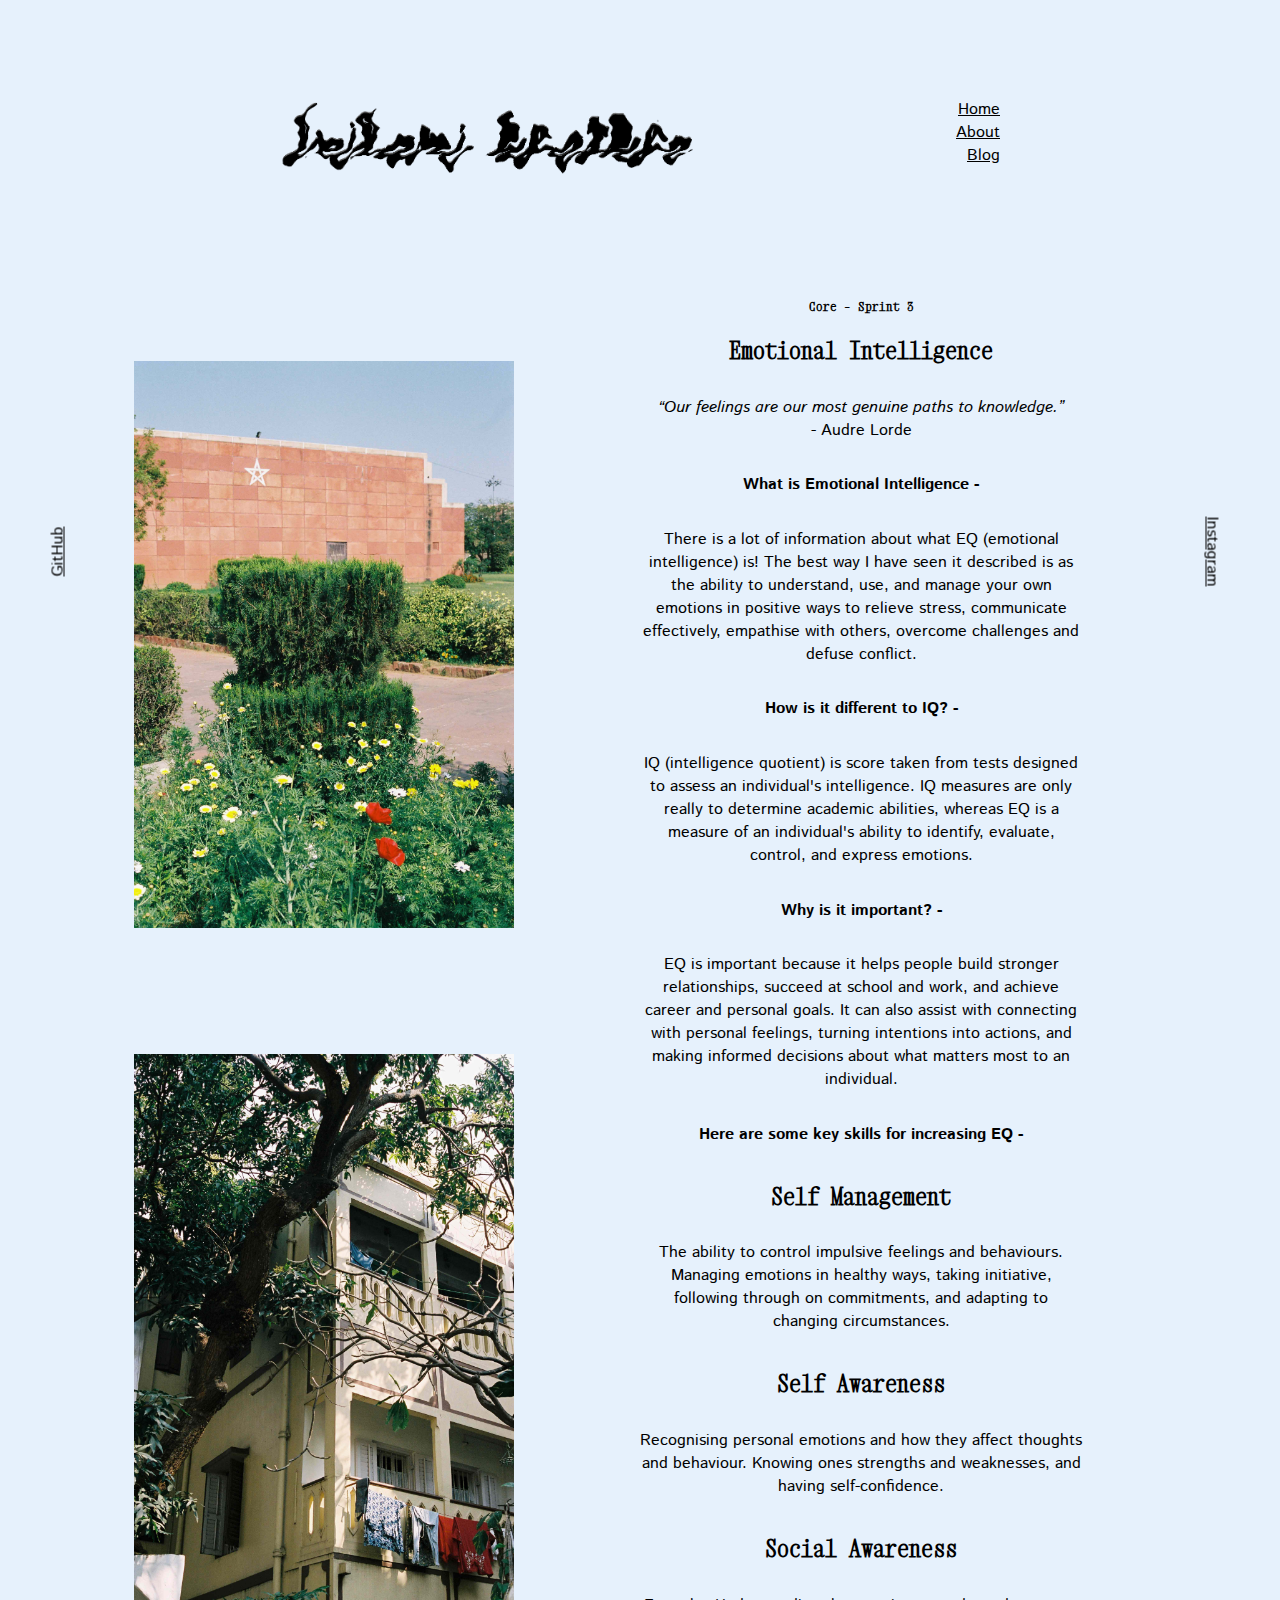
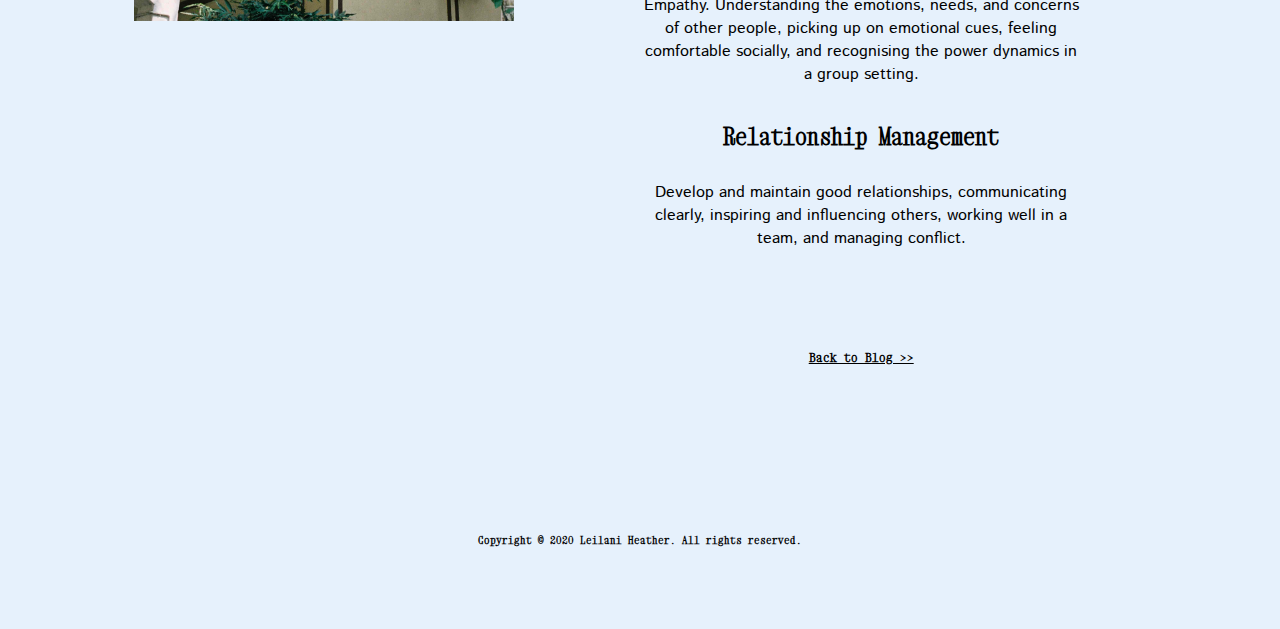
<file: blog/sprint3-cultural.html>
<!-- This is my portfolio and blog site -->
<!DOCTYPE HTML>
<html lang = "en">
<html>
<head>
  <meta charset = "UTF-8" />
  <meta http-equiv="X-UA-Compatible" content="IE=edge">
  <meta name="viewport" content="width=device-width, initial-scale=1.0">

<!-- This is my CSS & Google Fonts information -->

  <link rel="stylesheet" href="../styles/main.css">
  <link rel="preconnect" href="https://fonts.gstatic.com">
  <link href="https://fonts.googleapis.com/css2?family=Xanh+Mono&display=swap" rel="stylesheet">
  <link rel="preconnect" href="https://fonts.gstatic.com">
  <link href="https://fonts.googleapis.com/css2?family=Istok+Web&display=swap" rel="stylesheet">
  <title>Leilani Heather | Emotional Intelligence </title>
</head>

<!-- This is the top navigation of my site -->

<body>
  <div class="grid">
    <div class="row">
      <div class="col-6">
        <a href="../index.html"><img class="logo" src="../assets/logo-blk.png" alt="Logo"></a>
      </div>

      <div class="col-6">
        <ul class="nav-menu">
          <li><a href="../index.html">Home</a></li>
          <li><a href="../about.html">About</a></li>
          <li><a href="../blog.html">Blog</a></li>
        </ul>
      </div>
    </div>
  </div>

 <!-- These are the sidebar links of my blog post page -->

  <div id="contents">
    <div id="sidebar1">
      <div class="col-1">
        <a href="https://github.com/leilani-heather"><span>GitHub</span></a>
      </div>
    </div>
 
    <div id="sidebar2">
      <div class="col-1">
        <a href="http://instagram.com/ioanaleilani"><span>Instagram</span></a>
      </div>
    </div>
  

 <!-- This is the main contents of my blog post page -->

  <div id="mainContents">
    <div class="row">
      <div class="col-6">
        <img class="blog-index-img-1" src="../assets/Jaipur-Arts-Center-Garden.jpg" alt="Jaipur Arts Center Garden by Leilani Heather">
        <img class="blog-index-img-1" src="../assets/Washing-Line.jpg" alt="Washing Line by Leilani Heather">
      </div>
              
      <div class="col-6">
        <h5 class="blog-post-category">Core – Sprint 3</h5>
        <h2 class="blog-post-title">Emotional Intelligence</h2>
        <p class="blog-post-text">
          <em>“Our feelings are our most genuine paths to knowledge.”</em><br>- Audre Lorde
        </p>
        <p class="blog-post-text strong-text">
          What is Emotional Intelligence -
        </p>
        <p class="blog-post-text">
          There is a lot of information about what EQ (emotional intelligence) is! The best way I have seen it described is as the ability to understand, 
          use, and manage your own emotions in positive ways to relieve stress, communicate effectively, empathise with others, overcome challenges and defuse 
          conflict.
        </p>
        <p class="blog-post-text strong-text">
          How is it different to IQ? -
        </p>
        <p class="blog-post-text">
          IQ (intelligence quotient) is score taken from tests designed to assess an individual's intelligence. IQ measures are only really to determine academic 
          abilities, whereas EQ is a measure of an individual's ability to identify, evaluate, control, and express emotions.
        </p>
        <p class="blog-post-text strong-text">
          Why is it important? -
        </p>
        <p class="blog-post-text">
          EQ is important because it helps people build stronger relationships, succeed at school and work, and achieve career and personal goals. It can also 
          assist with connecting with personal feelings, turning intentions into actions, and making informed decisions about what matters most to an individual.
        </p>
        <p class="blog-post-text strong-text">
          Here are some key skills for increasing EQ -
        </p><br>
        <h2 class="blog-post-title">Self Management</h2>
        <p class="blog-post-text">
          The ability to control impulsive feelings and behaviours. Managing emotions in healthy ways, taking initiative, following through on commitments, 
          and adapting to changing circumstances.
        </p><br>
        <h2 class="blog-post-title">Self Awareness</h2>
        <p class="blog-post-text">
          Recognising personal emotions and how they affect thoughts and behaviour. Knowing ones strengths and weaknesses, and having self-confidence.
        </p><br>
        <h2 class="blog-post-title">Social Awareness</h2>
        <p class="blog-post-text">
          Empathy. Understanding the emotions, needs, and concerns of other people, picking up on emotional cues, feeling comfortable socially, and recognising 
          the power dynamics in a group setting.
        </p><br>
        <h2 class="blog-post-title">Relationship Management</h2>
        <p class="blog-post-text">
          Develop and maintain good relationships, communicating clearly, inspiring and influencing others, working well in a team, and managing conflict.
        </p><br>
        <a href="../blog.html"><h5 class="blog-post-readmore">Back to Blog >></h5></a>
      </div>
    </div>
  </div>


      
 <!-- This is the footer of my blog post page -->      

  <div class="row">
    <div class="col-12">
      <h6 class="footer">Copyright © 2020 Leilani Heather. All rights reserved.</h6>
    </div>
  </div>
      
 <!-- This is the end of my blog post page -->  
  
</body>
</html>
</file>
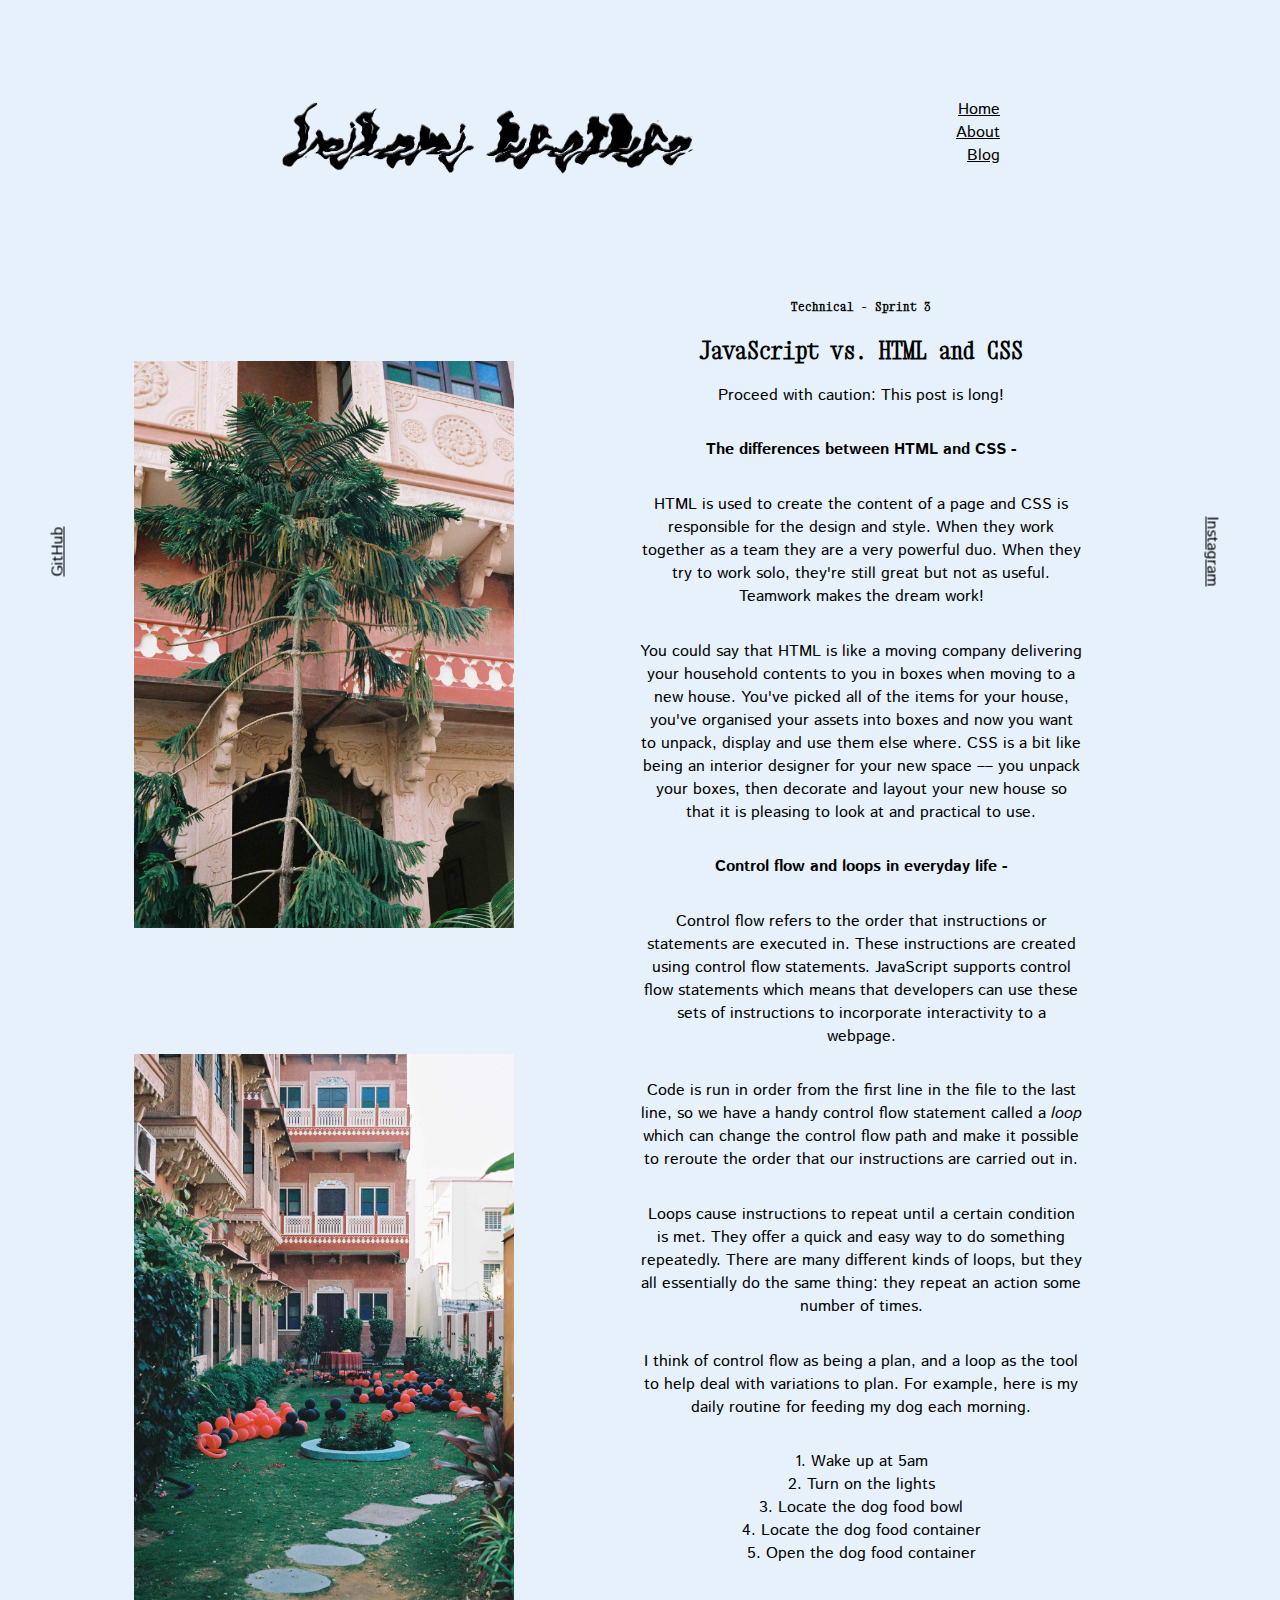
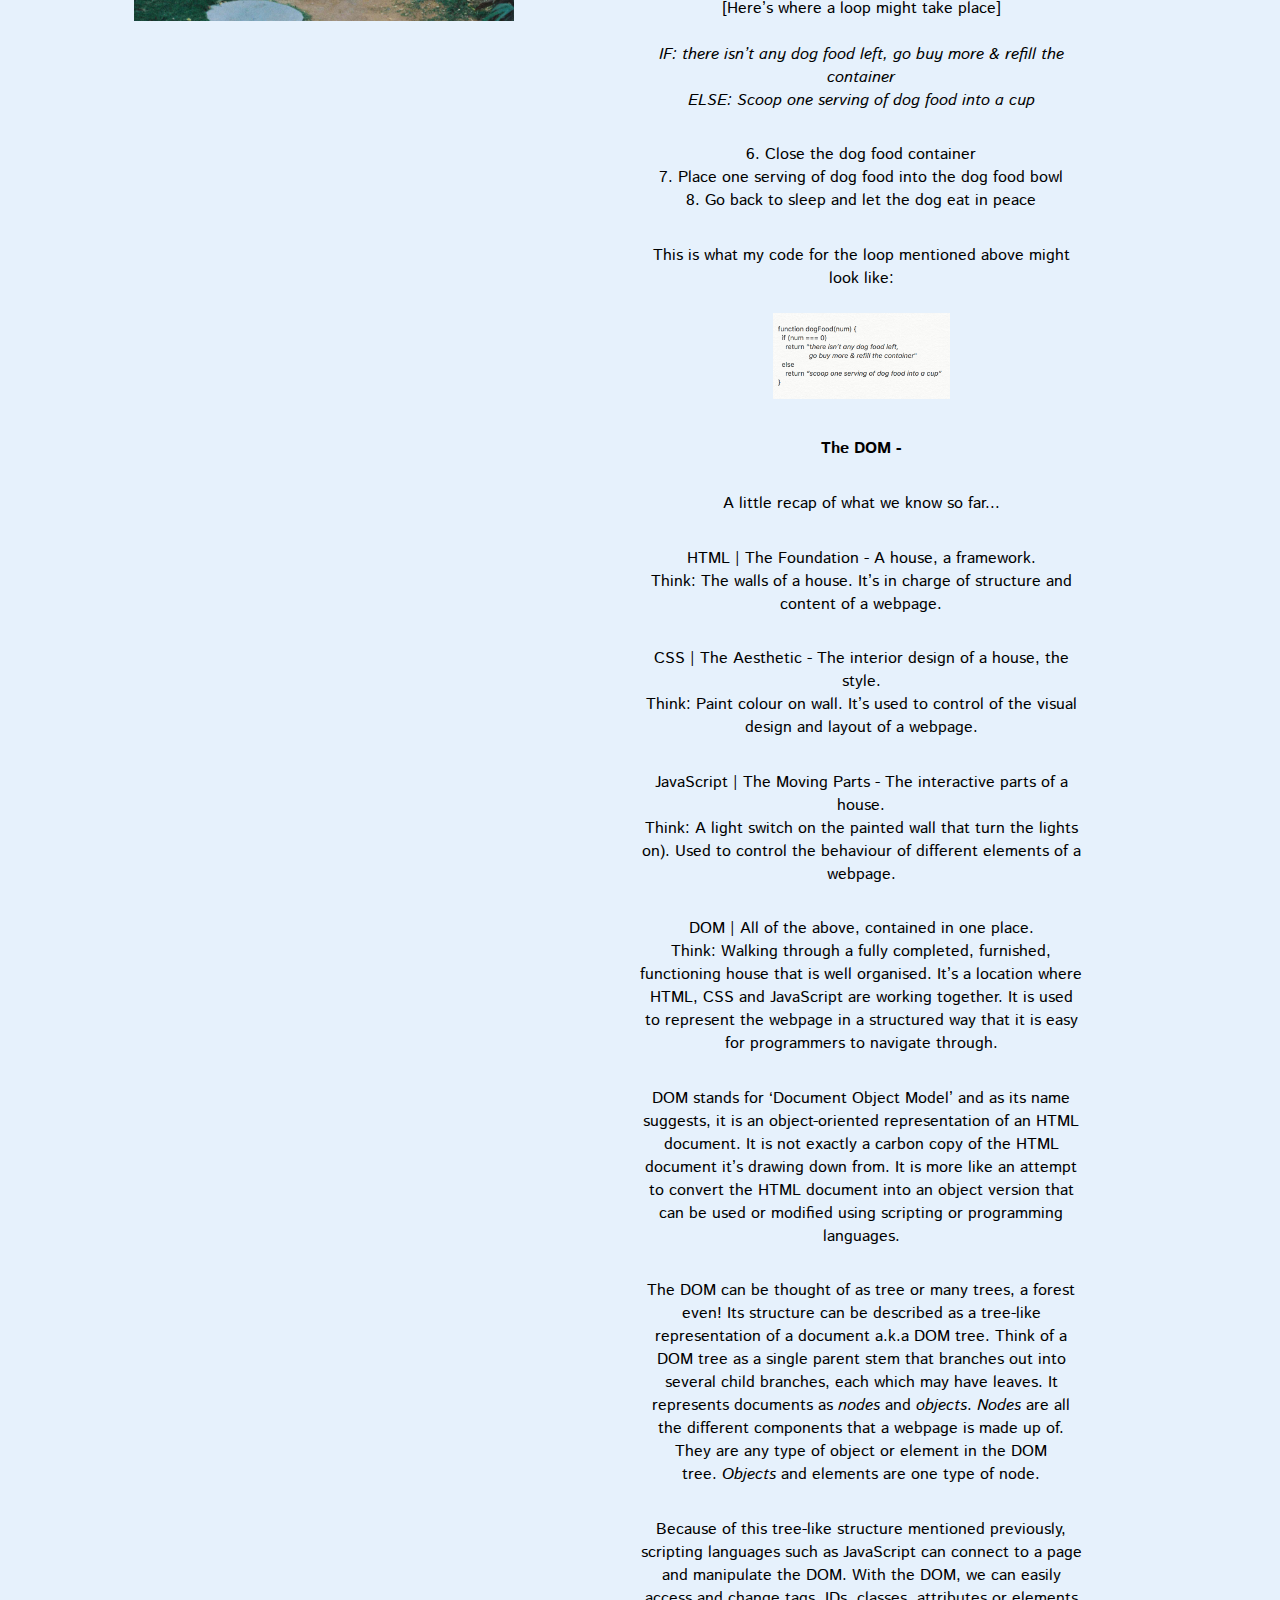
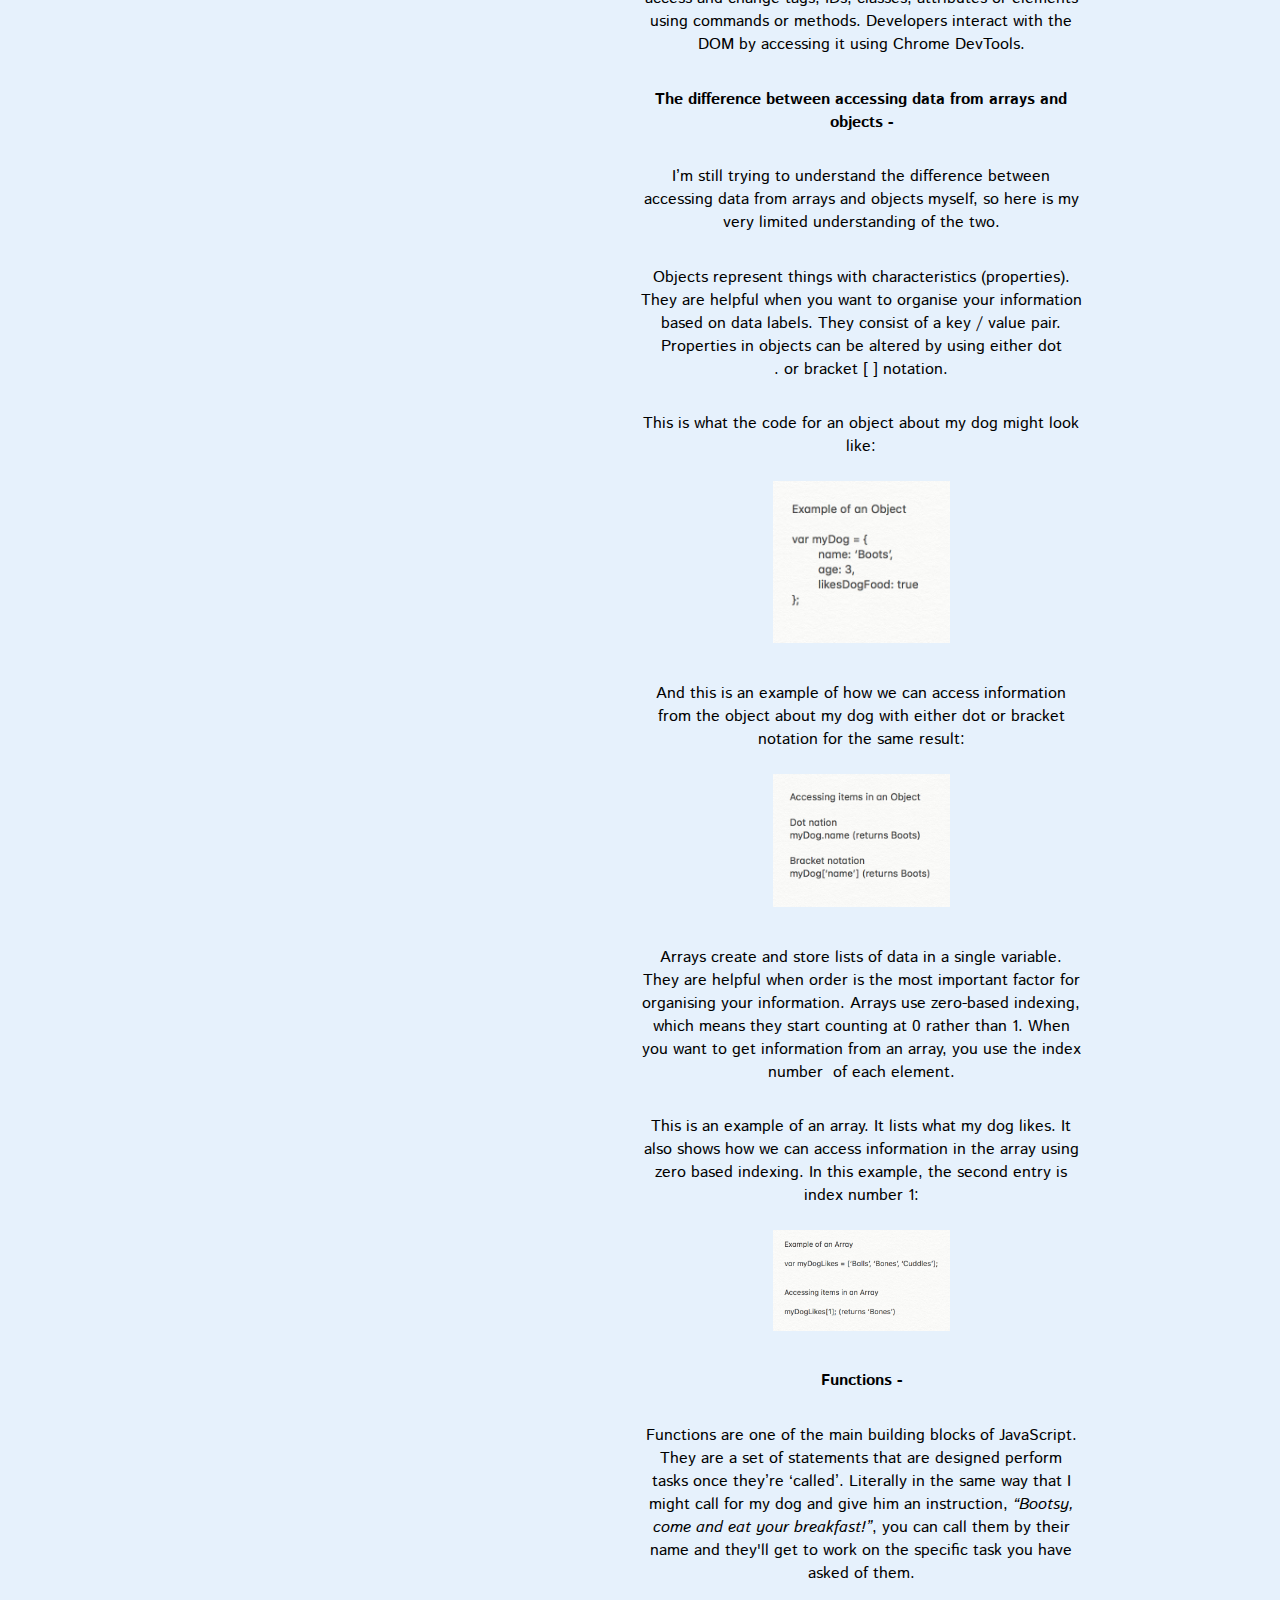
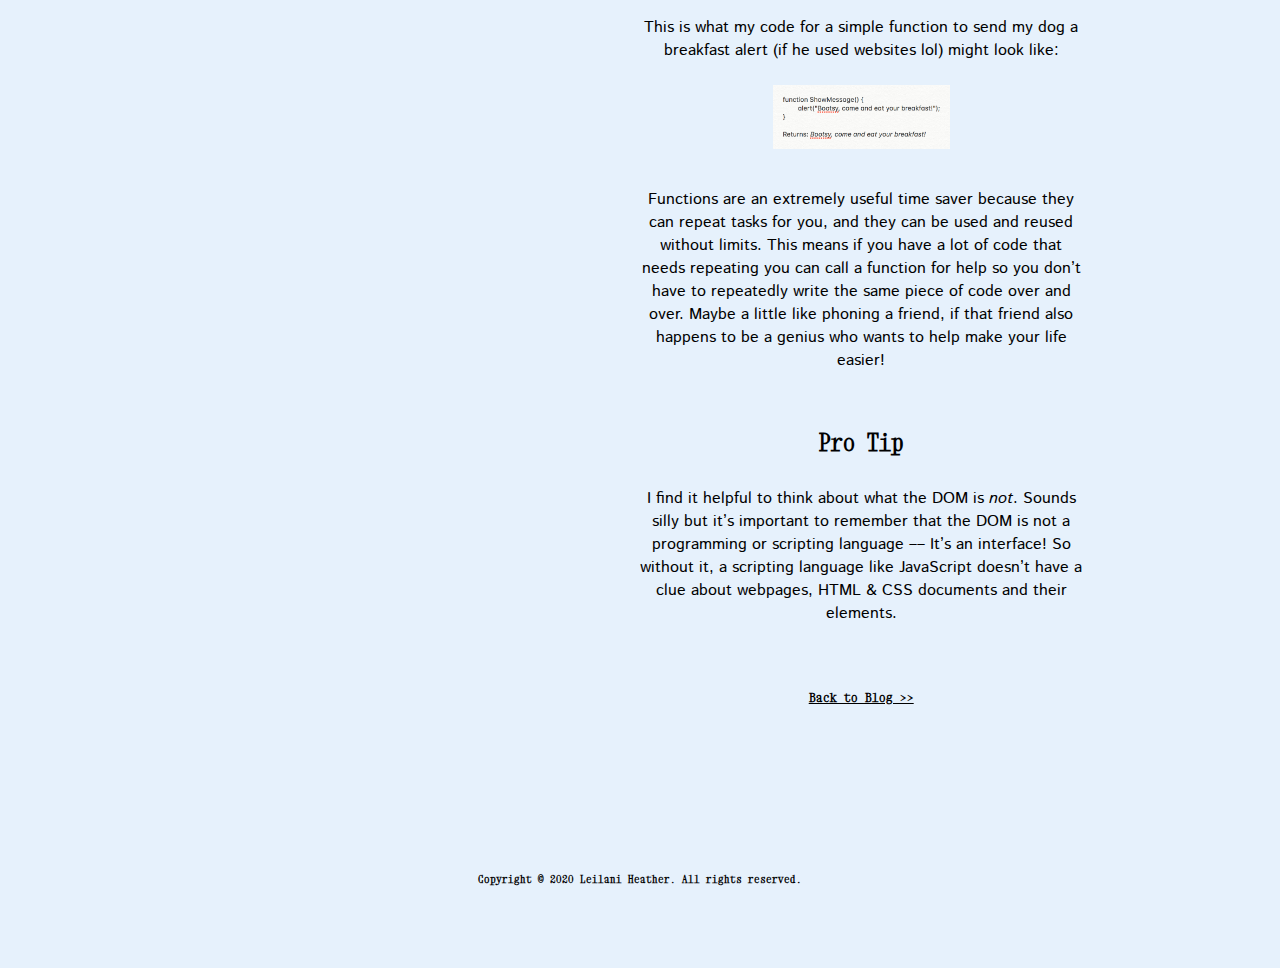
<file: blog/sprint3-technical.html>
<!-- This is my portfolio and blog site -->
<!DOCTYPE HTML>
<html lang = "en">
<html>
<head>
  <meta charset = "UTF-8" />
  <meta http-equiv="X-UA-Compatible" content="IE=edge">
  <meta name="viewport" content="width=device-width, initial-scale=1.0">

<!-- This is my CSS & Google Fonts information -->

  <link rel="stylesheet" href="../styles/main.css">
  <link rel="preconnect" href="https://fonts.gstatic.com">
  <link href="https://fonts.googleapis.com/css2?family=Xanh+Mono&display=swap" rel="stylesheet">
  <link rel="preconnect" href="https://fonts.gstatic.com">
  <link href="https://fonts.googleapis.com/css2?family=Istok+Web&display=swap" rel="stylesheet">
  <title>Leilani Heather | JavaScript vs. HTML and CSS</title>
</head>

<!-- This is the top navigation of my site -->

<body>
  <div class="grid">
    <div class="row">
      <div class="col-6">
        <a href="../index.html"><img class="logo" src="../assets/logo-blk.png" alt="Logo"></a>
      </div>

      <div class="col-6">
        <ul class="nav-menu">
          <li><a href="../index.html">Home</a></li>
          <li><a href="../about.html">About</a></li>
          <li><a href="../blog.html">Blog</a></li>
        </ul>
      </div>
    </div>
  </div>

 <!-- These are the side bar links on my blog post page -->

  <div id="contents">
    <div id="sidebar1">
      <div class="col-1">
        <a href="https://github.com/leilani-heather"><span>GitHub</span></a>
      </div>
    </div>

    <div id="sidebar2">
      <div class="col-1">
        <a href="http://instagram.com/ioanaleilani"><span>Instagram</span></a>
      </div>
    </div>
  

 <!-- This is the main contents of my blog post page -->

  <div id="mainContents">
    <div class="row">
      <div class="col-6">
        <img class="blog-index-img-1" src="../assets/jaipur-tree.jpg" alt="Jaipur Tree by Leilani Heather">
        <img class="blog-index-img-1" src="../assets/Balloon-Garden.jpg" alt="Balloon Garden by Leilani Heather">
      </div>
            
      <div class="col-6">
        <h5 class="blog-post-category">Technical - Sprint 3</h5>
        <h2 class="blog-post-title">JavaScript vs. HTML and CSS</h2>
        <p class="blog-post-preview-text">
          Proceed with caution: This post is long!
        </p>

        <p class="blog-post-text strong-text">
          The differences between HTML and CSS -
        </p>

        <p class="blog-post-text">
          HTML is used to create the content of a page and CSS is responsible for the design and style. When they work together as a team they are a very 
          powerful duo. When they try to work solo, they're still great but not as useful. Teamwork makes the dream work!
        </p>

        <p class="blog-post-text">
          You could say that HTML is like a moving company delivering your household contents to you in boxes when moving to a new house. You've picked 
          all of the items for your house, you've organised your assets into boxes and now you want to unpack, display and use them else where. CSS is a bit 
          like being an interior designer for your new space –– you unpack your boxes, then decorate and layout your new house so that it is pleasing to look 
          at and practical to use.
        </p>

        <p class="blog-post-text strong-text">
          Control flow and loops in everyday life -
        </p>

        <p class="blog-post-text">
          Control flow refers to the order that instructions or statements are executed in. These instructions are created using control flow statements. 
          JavaScript supports control flow statements which means that developers can use these sets of instructions to incorporate interactivity to a webpage.
        </p>

        <p class="blog-post-text">
          Code is run in order from the first line in the file to the last line, so we have a handy control flow statement called a <em>loop</em> which can change 
          the control flow path and make it possible to reroute the order that our instructions are carried out in.
        </p>

        <p class="blog-post-text">
          Loops cause instructions to repeat until a certain condition is met. They offer a quick and easy way to do something repeatedly. There are many different 
          kinds of loops, but they all essentially do the same thing: they repeat an action some number of times.
        </p>

        <p class="blog-post-text">
          I think of control flow as being a plan, and a loop as the tool to help deal with variations to plan. For example, here is my daily routine for feeding 
          my dog each morning.
        </p>

        <p class="blog-post-text">
          1. Wake up at 5am<br>
          2. Turn on the lights<br>
          3. Locate the dog food bowl<br>
          4. Locate the dog food container<br>
          5. Open the dog food container
        </p>

        <p class="blog-post-text">                          
          [Here’s where a loop might take place]<br><br>
          <em>IF: there isn’t any dog food left, go buy more & refill the container<br>
          ELSE: Scoop one serving of dog food into a cup</em>
        </p>
        
        <p class="blog-post-text">  
          6. Close the dog food container<br>
          7. Place one serving of dog food into the dog food bowl<br>
          8. Go back to sleep and let the dog eat in peace
        </p>

        <p class="blog-post-text">
          This is what my code for the loop mentioned above might look like:<br><br>
          <img class="blog-body-img" src="../assets/loop.jpg" alt="Loop Example">
        </p>

        <p class="blog-post-text strong-text">
          The DOM -
        </p>

        <p class="blog-post-text">
          A little recap of what we know so far...
        </p>

        <p class="blog-post-text">
          HTML | The Foundation - A house, a framework.<br>Think: The walls of a house. It’s in charge of structure and content of a webpage.
        </p>

        <p class="blog-post-text">
          CSS | The Aesthetic - The interior design of a house, the style.<br>Think: Paint colour on wall. It’s used to control of the visual design and layout 
          of a webpage.
        </p>

        <p class="blog-post-text">
          JavaScript | The Moving Parts - The interactive parts of a house.<br>Think: A light switch on the painted wall that turn the lights on). Used to control 
          the behaviour of different elements of a webpage.
        </p>

        <p class="blog-post-text">DOM | All of the above, contained in one place.<br>Think: Walking through a fully completed, furnished, functioning house that is 
          well organised. It’s a location where HTML, CSS and JavaScript are working together. It is used to represent the webpage in a structured way that it is 
          easy for programmers to navigate through.
        </p>

        <p class="blog-post-text">
          DOM stands for ‘Document Object Model’ and as its name suggests, it is an object-oriented representation of an HTML document. It is not exactly a carbon 
          copy of the HTML document it’s drawing down from. It is more like an attempt to convert the HTML document into an object version that can be used or 
          modified using scripting or programming languages.
        </p>

        <p class="blog-post-text">
          The DOM can be thought of as tree or many trees, a forest even! Its structure can be described as a tree-like representation of a document a.k.a DOM tree. 
          Think of a DOM tree as a single parent stem that branches out into several child branches, each which may have leaves. It represents documents as 
          <em>nodes</em> and <em>objects</em>. <em>Nodes</em> are all the different components that a webpage is made up of. They are any type of object or element 
          in the DOM tree. <em>Objects</em> and elements are one type of node.
        </p>

        <p class="blog-post-text">
          Because of this tree-like structure mentioned previously, scripting languages such as JavaScript can connect to a page and manipulate the DOM. With the DOM, 
          we can easily access and change tags, IDs, classes, attributes or elements using commands or methods. Developers interact with the DOM by accessing it using 
          Chrome DevTools.
        </p>

        <p class="blog-post-text strong-text">
          The difference between accessing data from arrays and objects -
        </p>

        <p class="blog-post-text">
          I’m still trying to understand the difference between accessing data from arrays and objects myself, so here is my very limited understanding of the two.
        </p>

        <p class="blog-post-text">
          Objects represent things with characteristics (properties). They are helpful when you want to organise your information based on data labels. They consist 
          of a key / value pair. Properties in objects can be altered by using either dot . or bracket [ ] notation.
        </p>

        <p class="blog-post-text">
          This is what the code for an object about my dog might look like:<br><br>
          <img class="blog-body-img" src="../assets/object-example.jpg" alt="Object Example">
        </p>

        <p class="blog-post-text">
          And this is an example of how we can access information from the object about my dog with either dot or bracket notation for the same result:<br><br>
          <img class="blog-body-img" src="../assets/object-access.jpg" alt="Object Access Example">
        </p>

        <p class="blog-post-text">
          Arrays create and store lists of data in a single variable. They are helpful when order is the most important factor for organising your information. 
          Arrays use zero-based indexing, which means they start counting at 0 rather than 1. When you want to get information from an array, you use the index number 
          of each element.
        </p>

        <p class="blog-post-text">
          This is an example of an array. It lists what my dog likes. It also shows how we can access information in the array using zero based indexing. In this example, the second entry is index number 1:<br><br>
          <img class="blog-body-img" src="../assets/array-example.jpg" alt="Array Example">
        </p>

        <p class="blog-post-text strong-text">
          Functions -
        </p>

        <p class="blog-post-text">
          Functions are one of the main building blocks of JavaScript. They are a set of statements that are designed perform tasks once they’re ‘called’. 
          Literally in the same way that I might call for my dog and give him an instruction, <em>“Bootsy, come and eat your breakfast!”</em>, you can call them by 
          their name and they'll get to work on the specific task you have asked of them.
        </p>

        <p class="blog-post-text">
          This is what my code for a simple function to send my dog a breakfast alert (if he used websites lol) might look like:<br><br>
          <img class="blog-body-img" src="../assets/function.jpg" alt="Function Example">
        </p>

        <p class="blog-post-text">
          Functions are an extremely useful time saver because they can repeat tasks for you, and they can be used and reused without limits. This means if you have 
          a lot of code that needs repeating you can call a function for help so you don’t have to repeatedly write the same piece of code over and over. Maybe a 
          little like phoning a friend, if that friend also happens to be a genius who wants to help make your life easier!
        </p>

        <br><br><h2 class="blog-post-title">Pro Tip</h2>

        <p class="blog-post-text">
          I find it helpful to think about what the DOM is <em>not</em>. Sounds silly but it’s important to remember that the DOM is not a programming or 
          scripting language –– It’s an interface! So without it, a scripting language like JavaScript doesn’t have a clue about webpages, HTML & CSS documents 
          and their elements.
        </p>

        <a href="../blog.html"><h5 class="blog-post-readmore">Back to Blog >></h5></a>

      </div>
    </div>
  </div>
      
 <!-- This is the footer of my blog post page -->      

  <div class="row">
    <div class="col-12">
      <h6 class="footer">Copyright © 2020 Leilani Heather. All rights reserved.</h6>
    </div>
  </div>

<!-- This is the end of my blog post page -->  
  
</body>
</html>
</file>
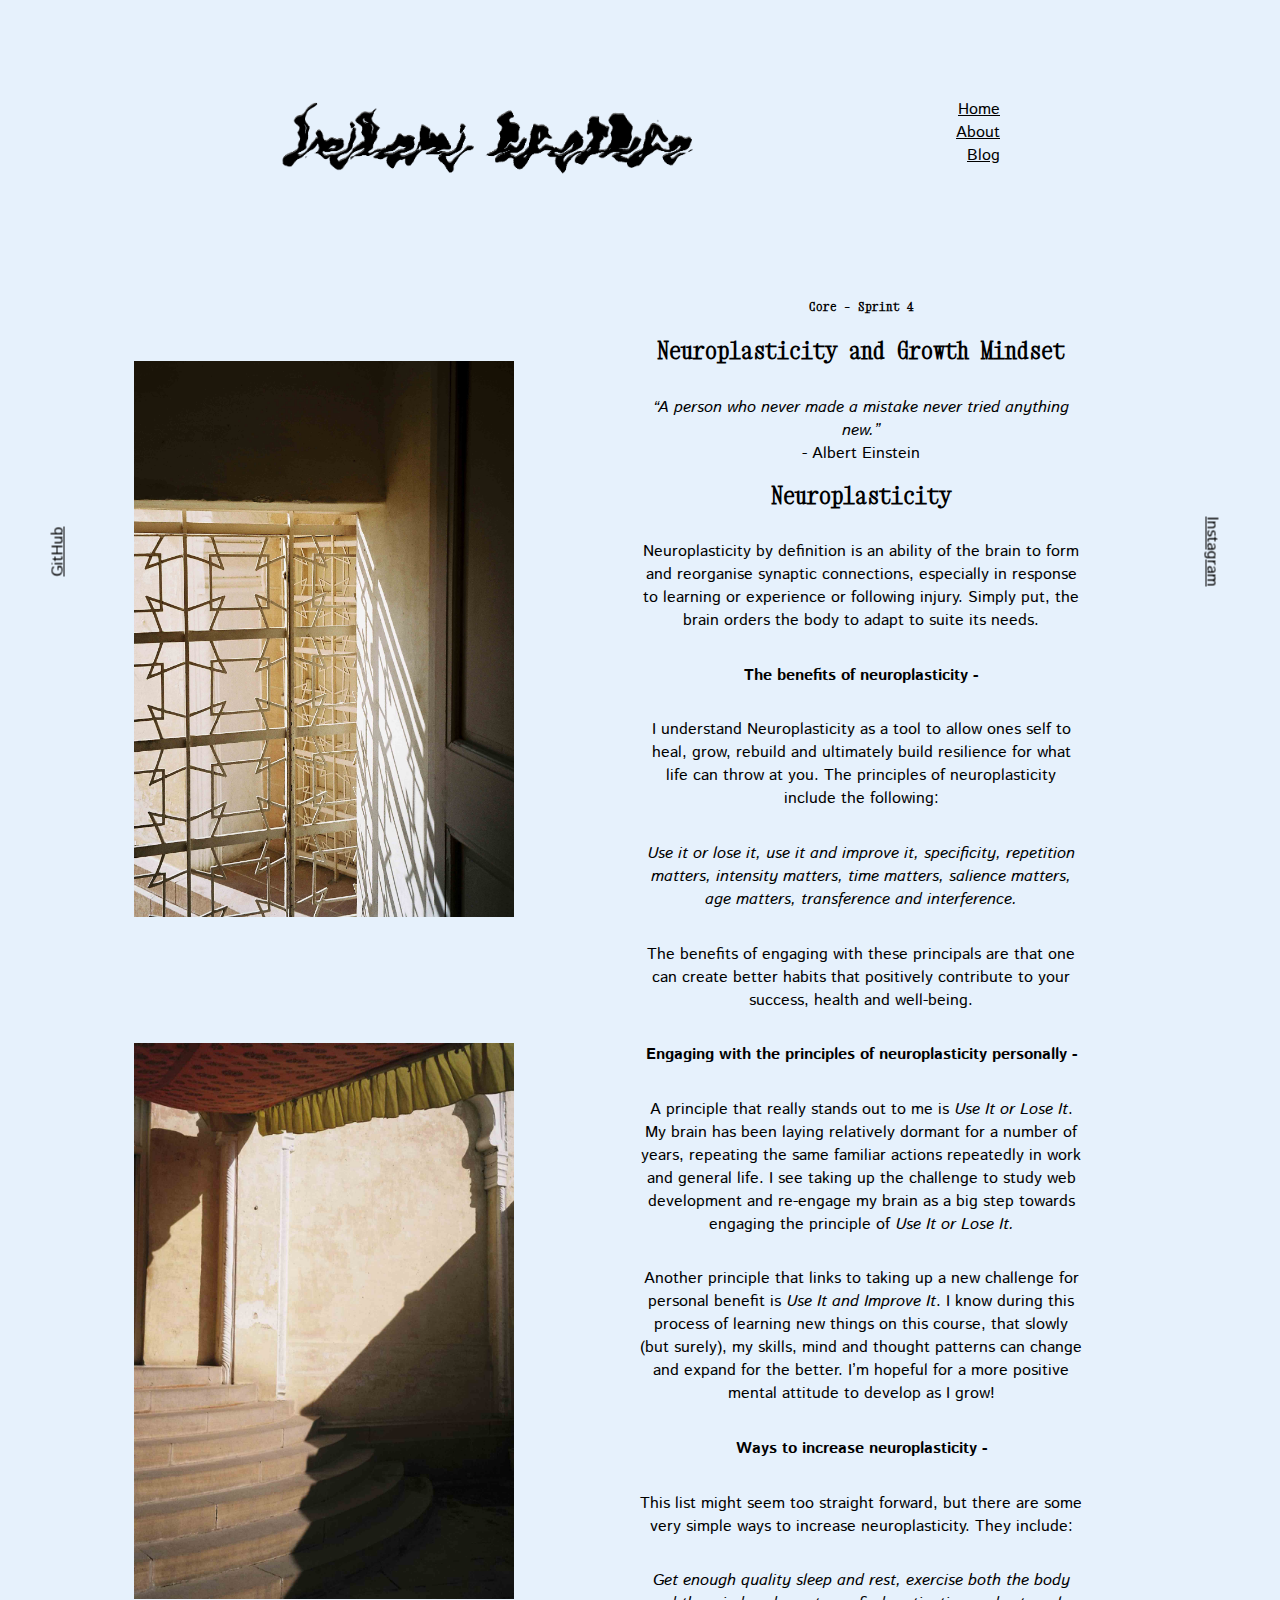
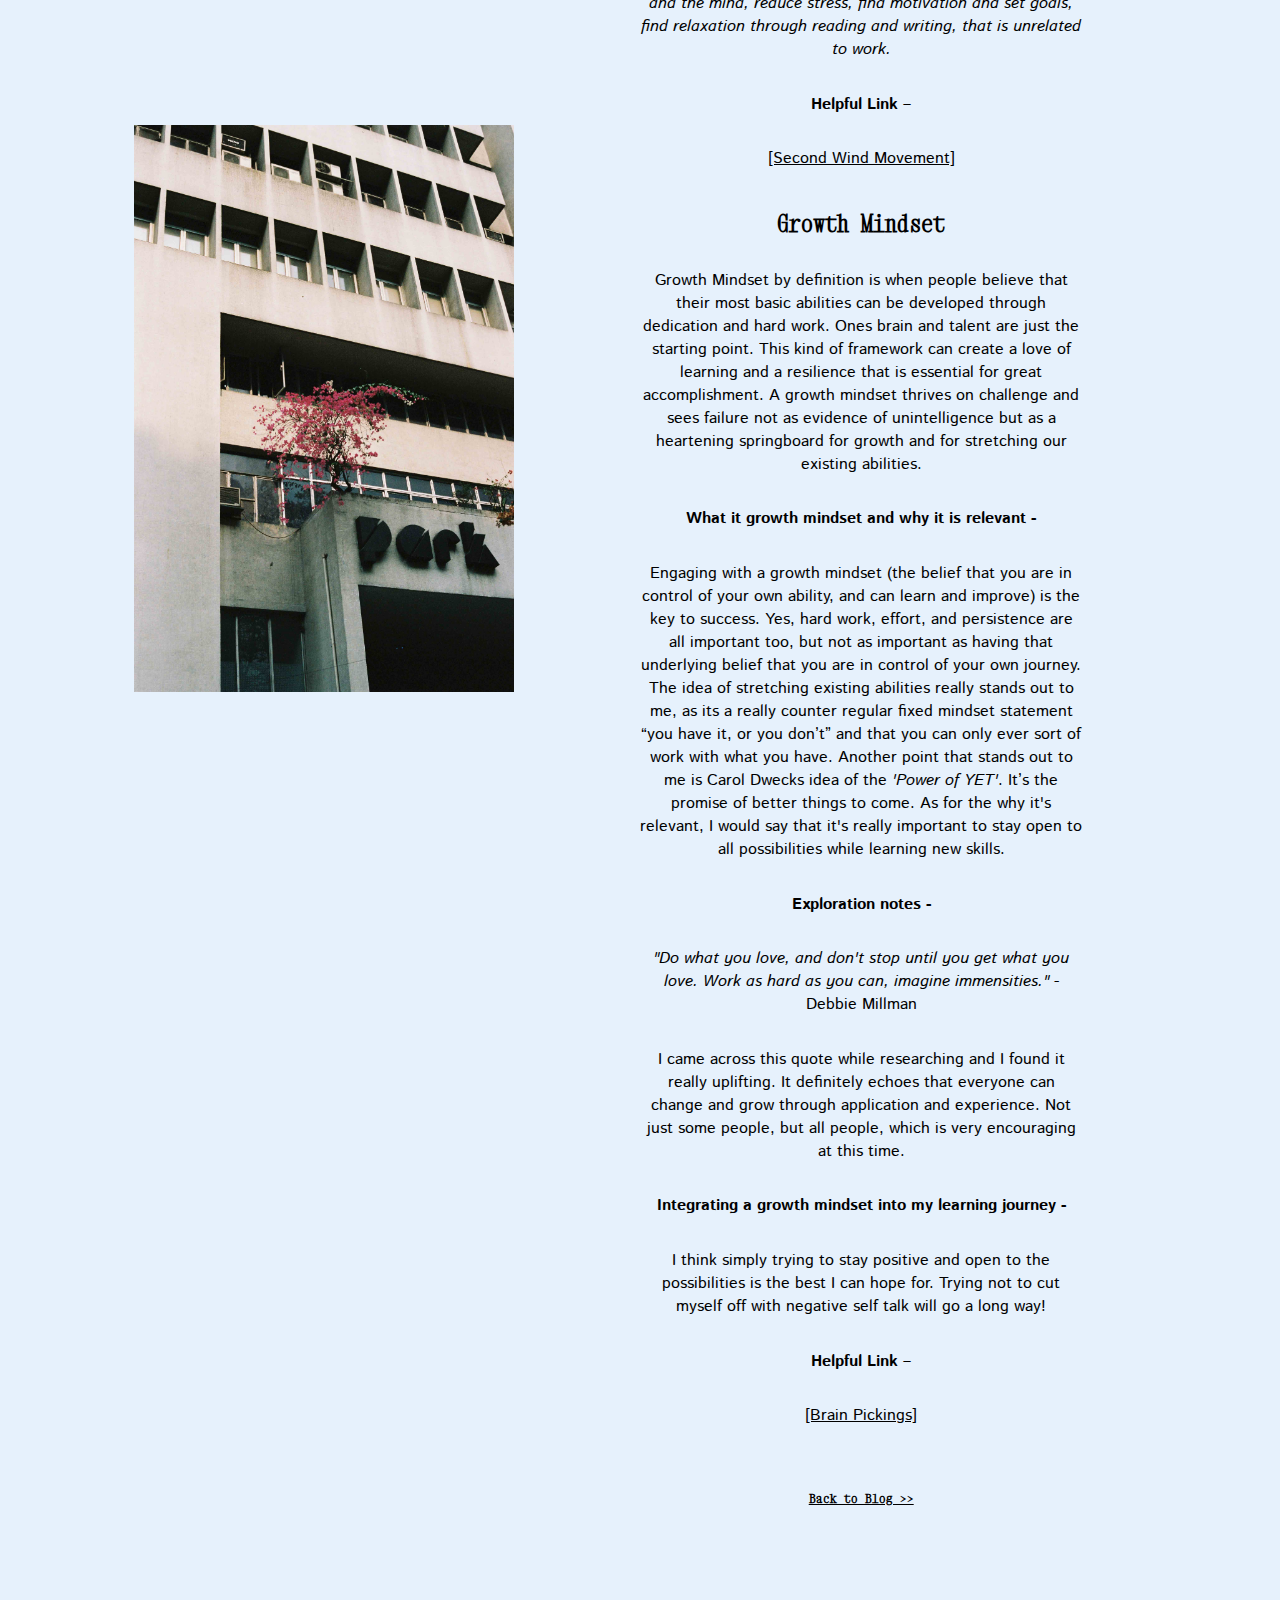
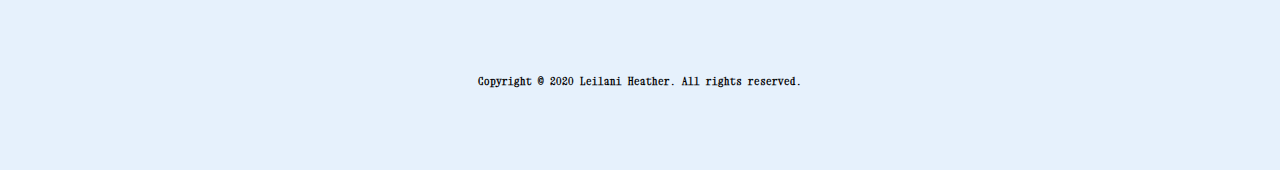
<file: blog/sprint4-cultural.html>
<!-- This is my portfolio and blog site -->
<!DOCTYPE HTML>
<html lang = "en">
<html>
<head>
  <meta charset = "UTF-8" />
  <meta http-equiv="X-UA-Compatible" content="IE=edge">
  <meta name="viewport" content="width=device-width, initial-scale=1.0">

<!-- This is my CSS & Google Fonts information -->

  <link rel="stylesheet" href="../styles/main.css">
  <link rel="preconnect" href="https://fonts.gstatic.com">
  <link href="https://fonts.googleapis.com/css2?family=Xanh+Mono&display=swap" rel="stylesheet">
  <link rel="preconnect" href="https://fonts.gstatic.com">
  <link href="https://fonts.googleapis.com/css2?family=Istok+Web&display=swap" rel="stylesheet">
  <title>Leilani Heather | Neuroplasticity and Growth Mindset</title>
</head>

<!-- This is the top navigation of my site -->

<body>
  <div class="grid">
    <div class="row">
      <div class="col-6">
        <a href="../index.html"><img class="logo" src="../assets/logo-blk.png" alt="Logo"></a>
      </div>

      <div class="col-6">
        <ul class="nav-menu">
          <li><a href="../index.html">Home</a></li>
          <li><a href="../about.html">About</a></li>
          <li><a href="../blog.html">Blog</a></li>
        </ul>
     </div>
    </div>
  </div>

 <!-- These are the sidebar links of my blog post page -->

  <div id="contents">
    <div id="sidebar1">
      <div class="col-1">
        <a href="https://github.com/leilani-heather"><span>GitHub</span></a>
      </div>
    </div>
 
    <div id="sidebar2">
      <div class="col-1">
        <a href="http://instagram.com/ioanaleilani"><span>Instagram</span></a>
      </div>
    </div>
  

 <!-- This is the main contents of my blog post page -->

  <div id="mainContents">
    <div class="row">
      <div class="col-6">
        <img class="blog-index-img-1" src="../assets/Jaipur-Gate.jpg" alt="Jaipur Gate by Leilani Heather">
        <img class="blog-index-img-1" src="../assets/Jaipur-Curtain.jpg" alt="Doshi BV by Leilani Heather">
        <img class="blog-index-img-1" src="../assets/Kolkata-Park.jpg" alt="Kolkata Park by Leilani Heather">
      </div>
              
      <div class="col-6">
        <h5 class="blog-post-category">Core – Sprint 4</h5>
        <h2 class="blog-post-title">Neuroplasticity and Growth Mindset</h2>
        <p class="blog-post-text">
          <em>“A person who never made a mistake never tried anything new.”</em><br>- Albert Einstein<br>
        </p>
        <h2 class="blog-post-title">Neuroplasticity</h2>
        <p class="blog-post-text">
          Neuroplasticity by definition is an ability of the brain to form and reorganise synaptic connections, especially in response to learning or experience or following injury. Simply put, the brain orders the body to adapt to suite its needs.
        </p>
        <p class="blog-post-text strong-text">
          The benefits of neuroplasticity -
        </p>
        <p class="blog-post-text">
          I understand Neuroplasticity as a tool to allow ones self to heal, grow, rebuild and ultimately build resilience for what life can throw at you. 
          The principles of neuroplasticity include the following:
        </p>
        <p class="blog-post-text">
          <em>Use it or lose it, use it and improve it, specificity, repetition matters, intensity matters, time matters, salience matters, age matters, 
            transference and interference.</em>
        </p>
        <p class="blog-post-text">
          The benefits of engaging with these principals are that one can create better habits that positively contribute to your success, health and well-being.
        </p>
        <p class="blog-post-text strong-text">
          Engaging with the principles of neuroplasticity personally -
        </p>
        <p class="blog-post-text">
          A principle that really stands out to me is <em>Use It or Lose It</em>. My brain has been laying relatively dormant for a number of years, repeating 
          the same familiar actions repeatedly in work and general life. I see taking up the challenge to study web development and re-engage my brain as a big 
          step towards engaging the principle of <em>Use It or Lose It.</em>
        </p>
        <p class="blog-post-text">
          Another principle that links to taking up a new challenge for personal benefit is <em>Use It and Improve It</em>. I know during this process of 
          learning new things on this course, that slowly (but surely), my skills, mind and thought patterns can change and expand for the better. I’m hopeful 
          for a more positive mental attitude to develop as I grow!
        </p>
        <p class="blog-post-text strong-text">
          Ways to increase neuroplasticity -
        </p>
        <p class="blog-post-text">
          This list might seem too straight forward, but there are some very simple ways to increase neuroplasticity. They include:
        </p>
        <p class="blog-post-text"><em>Get enough quality sleep and rest, exercise both the body and the mind, reduce stress, find motivation and set goals, 
          find relaxation through reading and writing, that is unrelated to work.</em>
        </p>
        <p class="blog-post-text strong-text">
          Helpful Link –
        </p>
        <p class="blog-post-text">
          <a href="http://secondwindmovement.com/neuroplasticity/">[Second Wind Movement]</a><br><br>
        </p>

        <h2 class="blog-post-title">Growth Mindset</h2>
        <p class="blog-post-text">
          Growth Mindset by definition is when people believe that their most basic abilities can be developed through dedication and hard work. Ones brain and talent 
          are just the starting point. This kind of framework can create a love of learning and a resilience that is essential for great accomplishment. A growth 
          mindset thrives on challenge and sees failure not as evidence of unintelligence but as a heartening springboard for growth and for stretching our existing abilities.
        </p>
        <p class="blog-post-text strong-text">
          What it growth mindset and why it is relevant -
        </p>
        <p class="blog-post-text">
          Engaging with a growth mindset (the belief that you are in control of your own ability, and can learn and improve) is the key to success. Yes, hard work, 
          effort, and persistence are all important too, but not as important as having that underlying belief that you are in control of your own journey. The idea 
          of stretching existing abilities really stands out to me, as its a really counter regular fixed mindset statement “you have it, or you don’t” and that you 
          can only ever sort of work with what you have. Another point that stands out to me is Carol Dwecks idea of the <em>'Power of YET'</em>. It’s the promise of 
          better things to come. As for the why it's relevant, I would say that it's really important to stay open to all possibilities while learning new skills.
        </p>
        <p class="blog-post-text strong-text">
          Exploration notes -
        </p>
        <p class="blog-post-text">
          <em>"Do what you love, and don't stop until you get what you love. Work as hard as you can, imagine immensities."</em> -Debbie Millman
        </p>
        <p class="blog-post-text">
          I came across this quote while researching and I found it really uplifting. It definitely echoes that everyone can change and grow through 
          application and experience. Not just some people, but all people, which is very encouraging at this time.
        </p>
        <p class="blog-post-text strong-text">
          Integrating a growth mindset into my learning journey -
        </p>
        <p class="blog-post-text">
          I think simply trying to stay positive and open to the possibilities is the best I can hope for. Trying not to cut myself off with negative self 
          talk will go a long way!
        </p>
        <p class="blog-post-text strong-text">
          Helpful Link –
        </p>
        <p class="blog-post-text">
          <a href="https://www.brainpickings.org/2014/01/29/carol-dweck-mindset/">[Brain Pickings]</a>
        </p>
        <a href="../blog.html"><h5 class="blog-post-readmore">Back to Blog >></h5></a>
      </div>
    </div>
  </div>


      
 <!-- This is the footer of my blog post page -->      

  <div class="row">
    <div class="col-12">
      <h6 class="footer">Copyright © 2020 Leilani Heather. All rights reserved.</h6>
    </div>
  </div>
      
 <!-- This is the end of my blog post page -->  
  
</body>
</html>
</file>
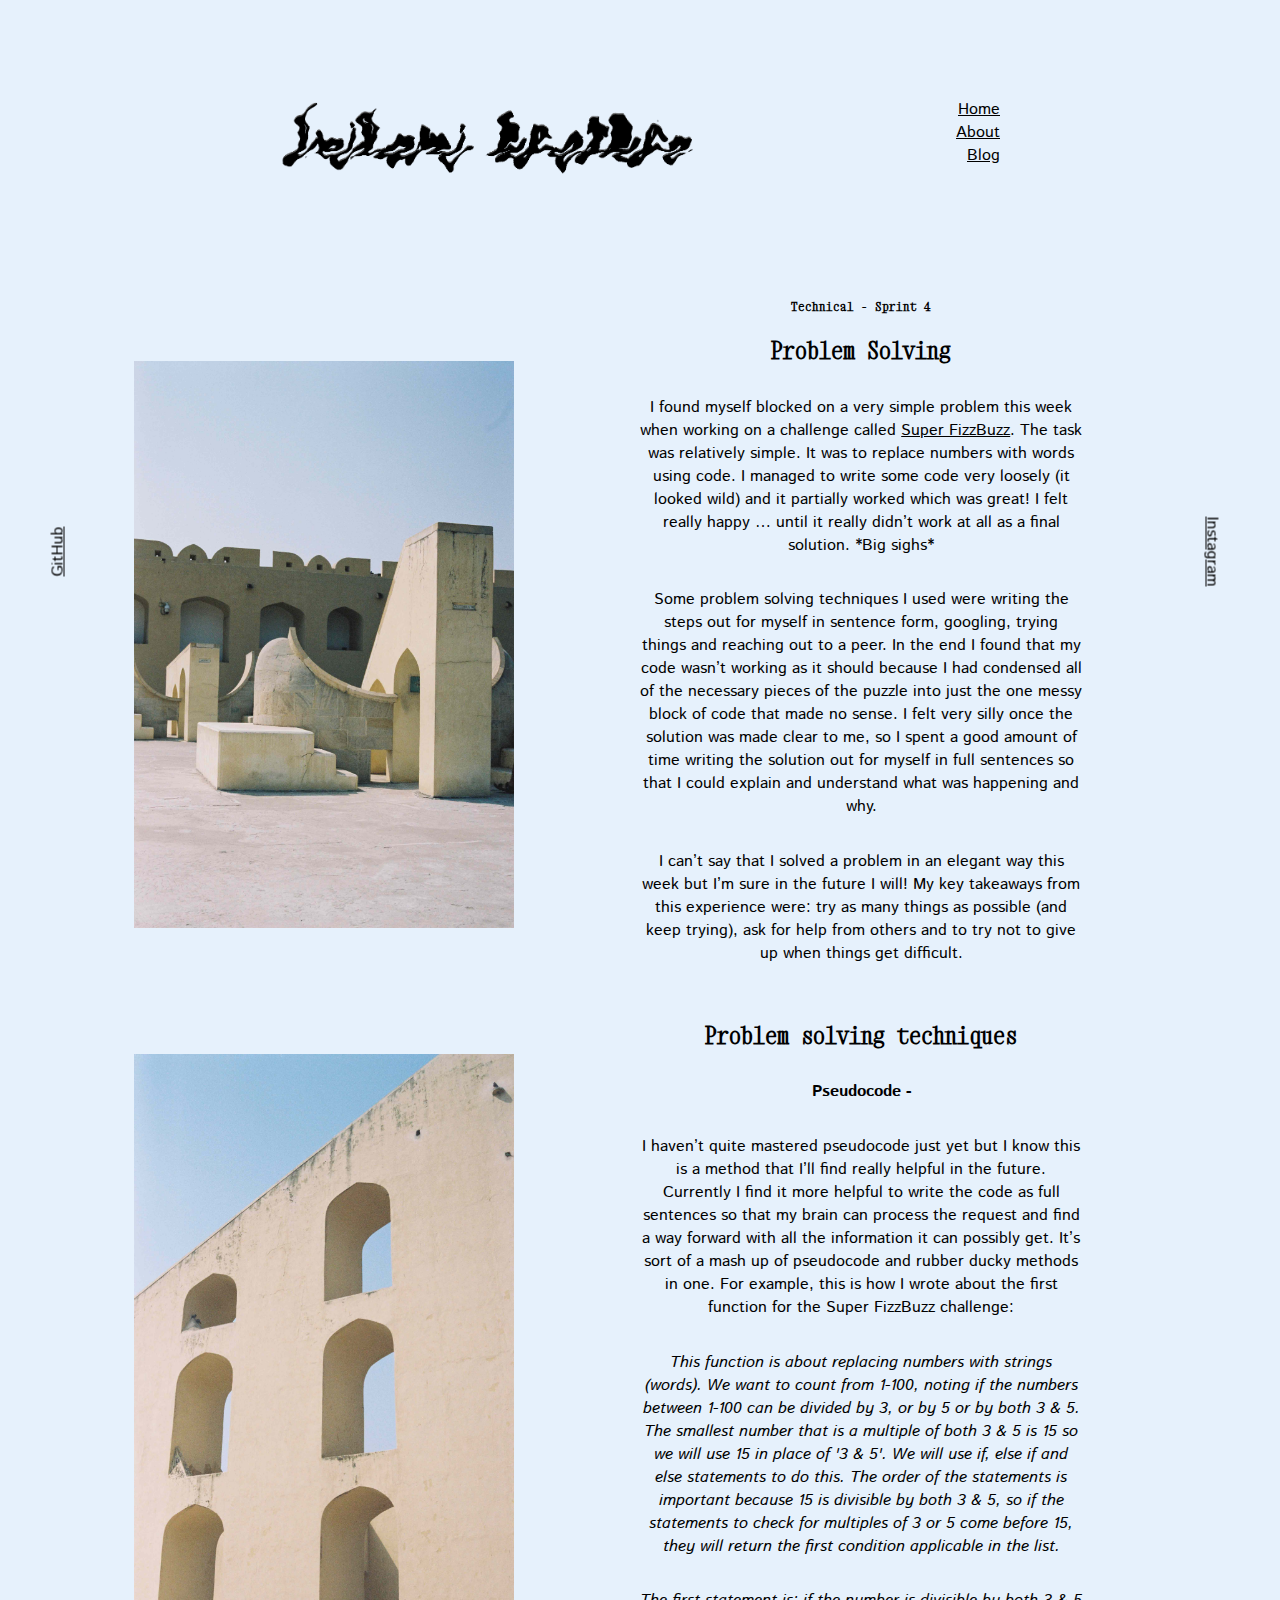
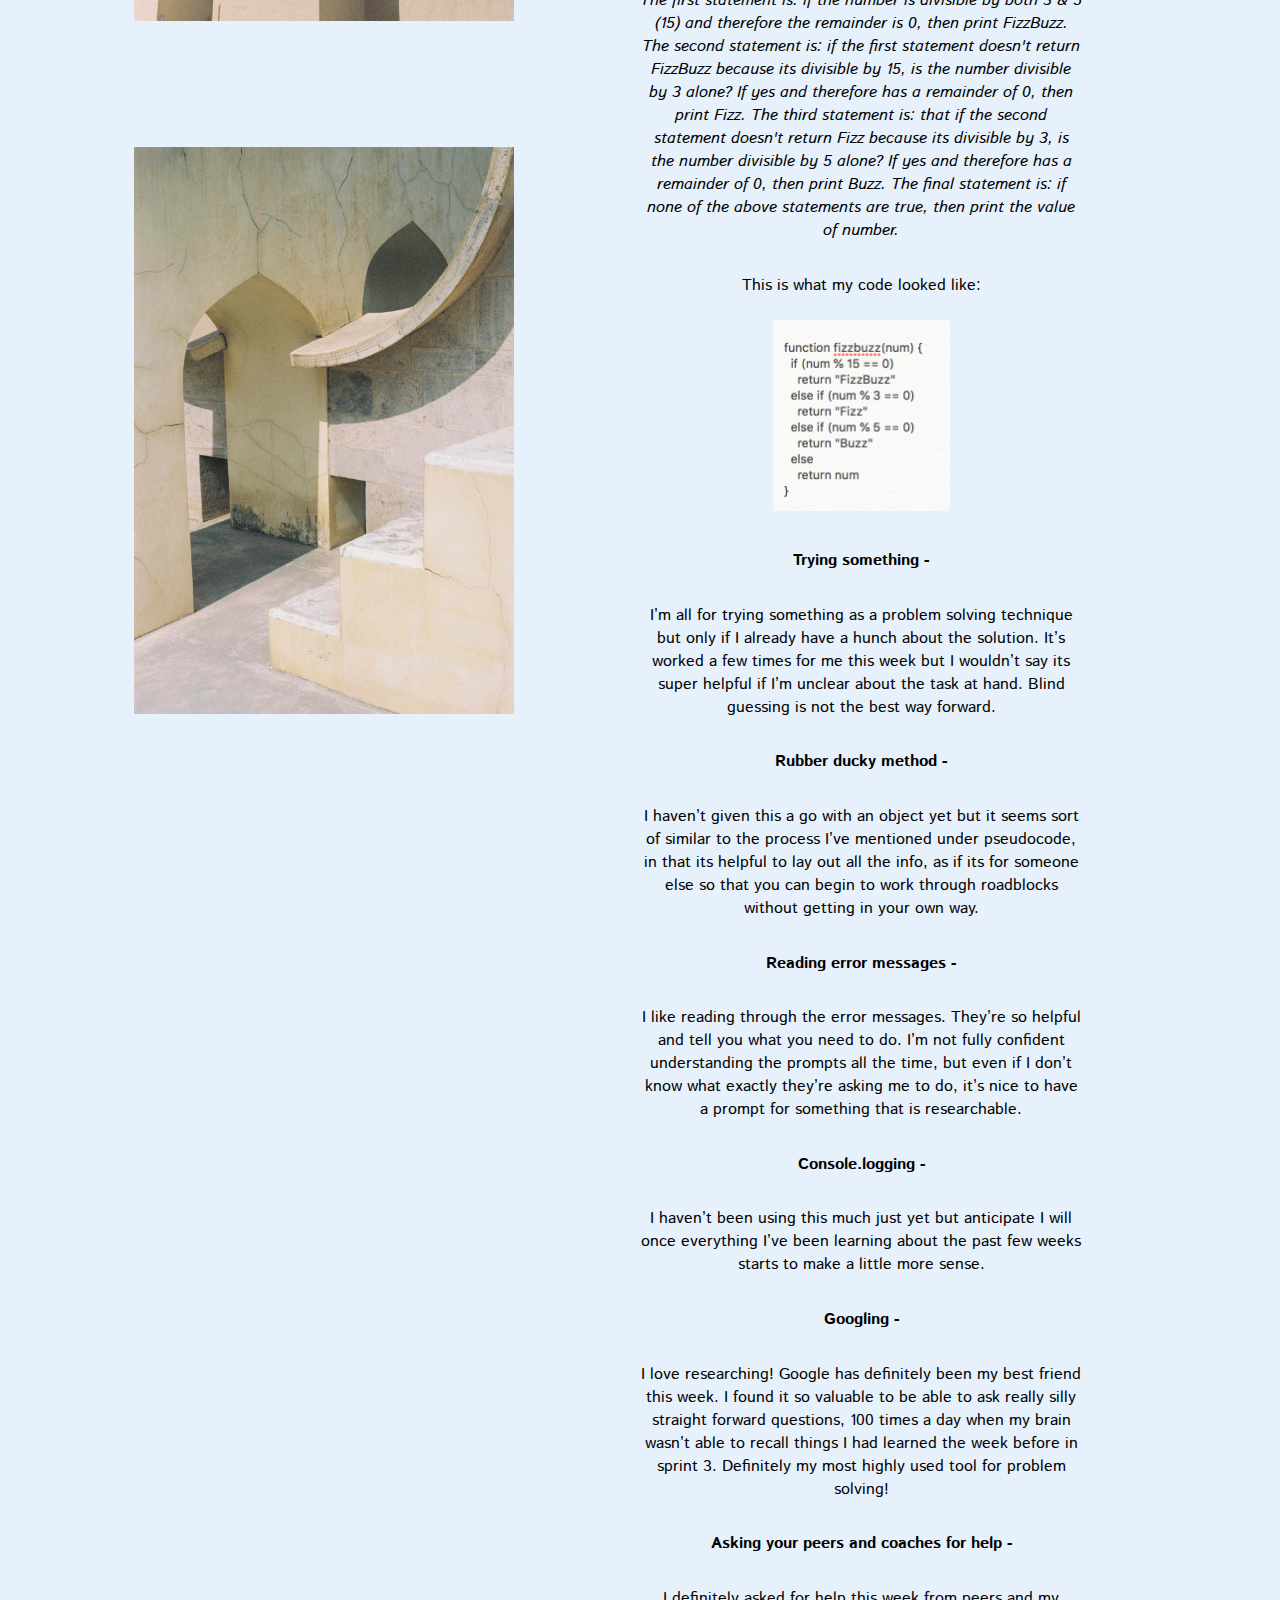
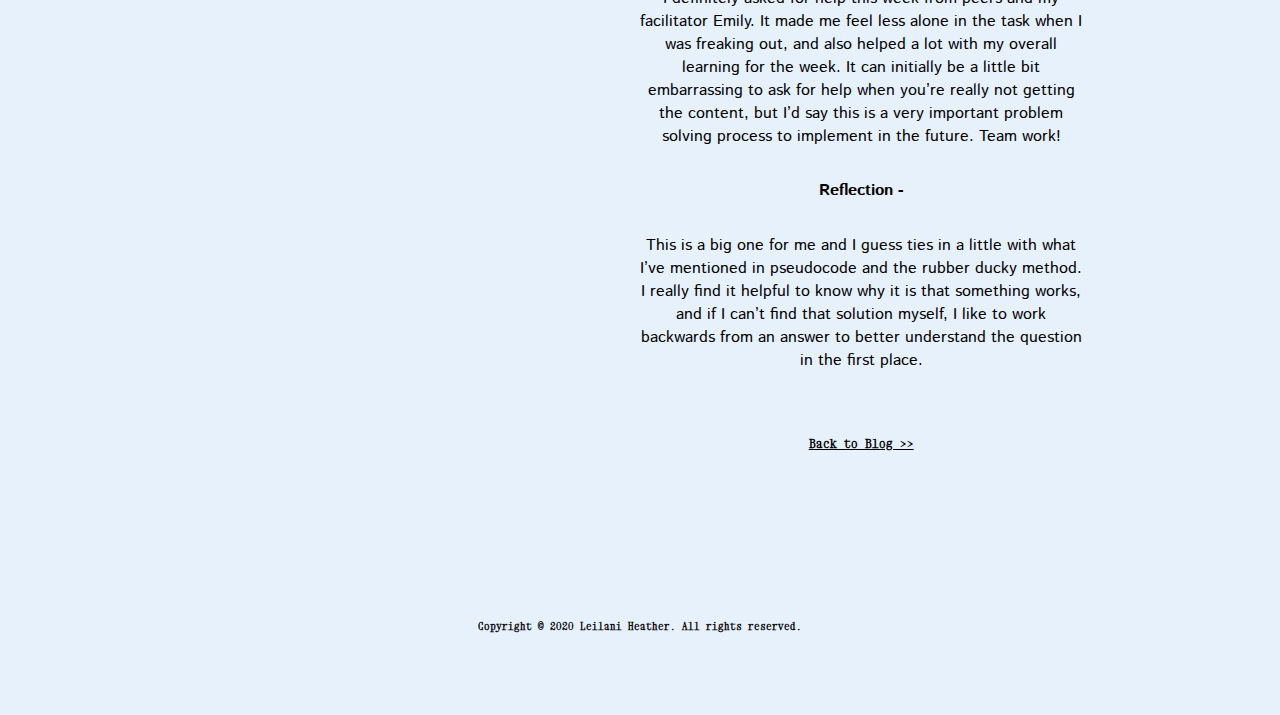
<file: blog/sprint4-technical.html>
<!-- This is my portfolio and blog site -->
<!DOCTYPE HTML>
<html lang = "en">
<html>
<head>
  <meta charset = "UTF-8" />
  <meta http-equiv="X-UA-Compatible" content="IE=edge">
  <meta name="viewport" content="width=device-width, initial-scale=1.0">

<!-- This is my CSS & Google Fonts information -->

  <link rel="stylesheet" href="../styles/main.css">
  <link rel="preconnect" href="https://fonts.gstatic.com">
  <link href="https://fonts.googleapis.com/css2?family=Xanh+Mono&display=swap" rel="stylesheet">
  <link rel="preconnect" href="https://fonts.gstatic.com">
  <link href="https://fonts.googleapis.com/css2?family=Istok+Web&display=swap" rel="stylesheet">
  <title>Leilani Heather | Problem Solving</title>
</head>

<!-- This is the top navigation of my site -->

<body>
  <div class="grid">
    <div class="row">
      <div class="col-6">
        <a href="../index.html"><img class="logo" src="../assets/logo-blk.png" alt="Logo"></a>
      </div>

      <div class="col-6">
        <ul class="nav-menu">
          <li><a href="../index.html">Home</a></li>
          <li><a href="../about.html">About</a></li>
          <li><a href="../blog.html">Blog</a></li>
        </ul>
      </div>
      </div>
    </div>
  </div>

 <!-- These are the sidebar links of my blog post page -->

  <div id="contents">
    <div id="sidebar1">
      <div class="col-1">
        <a href="https://github.com/leilani-heather"><span>GitHub</span></a>
      </div>
    </div>

    <div id="sidebar2">
      <div class="col-1">
        <a href="http://instagram.com/ioanaleilani"><span>Instagram</span></a>
      </div>
    </div>
  

 <!-- This is the main contents of my blog post page -->

  <div id="mainContents">
    <div class="row">
      <div class="col-6">
        <img class="blog-index-img-1" src="../assets/Jantar-Mantar-Saggi.jpg" alt="Jantar Mantar by Leilani Heather">
        <img class="blog-index-img-1" src="../assets/Jantar-Mantar-Rise.jpg" alt="Jantar Mantar by Leilani Heather">
        <img class="blog-index-img-1" src="../assets/Jantar-Mantar-Detail.jpg" alt="Jantar Mantar by Leilani Heather">
      </div>
              
      <div class="col-6">
        <h5 class="blog-post-category">Technical - Sprint 4</h5>
        <h2 class="blog-post-title">Problem Solving</h2>

        <p class="blog-post-text">
          I found myself blocked on a very simple problem this week when working on a challenge called <a href="https://repl.it/@leilaniheather/Super-FizzBuzz#index.js">Super FizzBuzz</a>. 
          The task was relatively simple. It was to replace numbers with words using code. I managed to write some code very loosely (it looked wild) 
          and it partially worked which was great! I felt really happy … until it really didn’t work at all as a final solution. *Big sighs*
        </p>

        <p class="blog-post-text">
          Some problem solving techniques I used were writing the steps out for myself in sentence form, googling, trying things and reaching out to a peer. 
          In the end I found that my code wasn’t working as it should because I had condensed all of the necessary pieces of the puzzle into just the one messy 
          block of code that made no sense. I felt very silly once the solution was made clear to me, so I spent a good amount of time writing the solution out 
          for myself in full sentences so that I could explain and understand what was happening and why.
        </p>

        <p class="blog-post-text">
          I can’t say that I solved a problem in an elegant way this week but I’m sure in the future I will! My key takeaways from this experience were: 
          try as many things as possible (and keep trying), ask for help from others and to try not to give up when things get difficult.
        </p><br><br>

        <h2 class="blog-post-title">Problem solving techniques</h2>

        <p class="blog-post-text strong-text">
          Pseudocode -
        </p>

        <p class="blog-post-text">
          I haven’t quite mastered pseudocode just yet but I know this is a method that I’ll find really helpful in the future. Currently I find it more helpful 
          to write the code as full sentences so that my brain can process the request and find a way forward with all the information it can possibly get. It’s sort 
          of a mash up of pseudocode and rubber ducky methods in one. For example, this is how I wrote about the first function for the Super FizzBuzz challenge:
        </p>

        <p class="blog-post-text">
          <em>This function is about replacing numbers with strings (words). We want to count from 1-100, noting if the numbers between 1-100 can be divided by 3, 
          or by 5 or by both 3 & 5. The smallest number that is a multiple of both 3 & 5 is 15 so we will use 15 in place of '3 & 5'. We will use if, else if and 
          else statements to do this. The order of the statements is important because 15 is divisible by both 3 & 5, so if the statements to check for multiples of 
          3 or 5 come before 15, they will return the first condition applicable in the list. 
        </p>

        <p class="blog-post-text">
          The first statement is: if the number is divisible by both 3 & 5 (15) and therefore the remainder is 0, then print FizzBuzz. The second statement is: 
          if the first statement doesn't return FizzBuzz because its divisible by 15, is the number divisible by 3 alone? If yes and therefore has a remainder of 0, 
          then print Fizz. The third statement is: that if the second statement doesn't return Fizz because its divisible by 3, is the number divisible by 5 alone? 
          If yes and therefore has a remainder of 0, then print Buzz. The final statement is: if none of the above statements are true, then print the value of number.</em>
        </p>

        <p class="blog-post-text">
          This is what my code looked like:<br><br>
          <img class="blog-body-img" src="../assets/super-fizzbuzz.jpg" alt="Super FizzBuzz">
        </p>

        <p class="blog-post-text strong-text">
          Trying something -
        </p>

        <p class="blog-post-text">
          I’m all for trying something as a problem solving technique but only if I already have a hunch about the solution. It’s worked a few times for me this week 
          but I wouldn’t say its super helpful if I’m unclear about the task at hand. Blind guessing is not the best way forward.
        </p>

        <p class="blog-post-text strong-text">
          Rubber ducky method -
        </p>

        <p class="blog-post-text">
          I haven’t given this a go with an object yet but it seems sort of similar to the process I’ve mentioned under pseudocode, in that its helpful to lay out all 
          the info, as if its for someone else so that you can begin to work through roadblocks without getting in your own way.
        </p>

        <p class="blog-post-text strong-text">
          Reading error messages -
        </p>

        <p class="blog-post-text">
          I like reading through the error messages. They’re so helpful and tell you what you need to do. I’m not fully confident understanding the prompts all the time, 
          but even if I don’t know what exactly they’re asking me to do, it’s nice to have a prompt for something that is researchable.
        </p>

        <p class="blog-post-text strong-text">
          Console.logging -
        </p>

        <p class="blog-post-text">
          I haven’t been using this much just yet but anticipate I will once everything I’ve been learning about the past few weeks starts to make a little more sense.
        </p>

        <p class="blog-post-text strong-text">
          Googling -
        </p>

        <p class="blog-post-text">
          I love researching! Google has definitely been my best friend this week. I found it so valuable to be able to ask really silly straight forward questions, 
          100 times a day when my brain wasn’t able to recall things I had learned the week before in sprint 3. Definitely my most highly used tool for problem solving!
        </p>

        <p class="blog-post-text strong-text">
          Asking your peers and coaches for help -
        </p>

        <p class="blog-post-text">
          I definitely asked for help this week from peers and my facilitator Emily. It made me feel less alone in the task when I was freaking out, and also helped a 
          lot with my overall learning for the week. It can initially be a little bit embarrassing to ask for help when you’re really not getting the content, but I’d 
          say this is a very important problem solving process to implement in the future. Team work!
        </p>

        <p class="blog-post-text strong-text">
          Reflection -
        </p>

        <p class="blog-post-text">
          This is a big one for me and I guess ties in a little with what I’ve mentioned in pseudocode and the rubber ducky method. I really find it helpful to know 
          why it is that something works, and if I can’t find that solution myself, I like to work backwards from an answer to better understand the question in the 
          first place.
        </p>

        <a href="../blog.html"><h5 class="blog-post-readmore">Back to Blog >></h5></a>

      </div>
    </div>
  </div>
      
 <!-- This is the footer of my blog post page -->      

  <div class="row">
    <div class="col-12">
      <h6 class="footer">Copyright © 2020 Leilani Heather. All rights reserved.</h6>
    </div>
  </div>

<!-- This is the end of my blog post page -->  
  
</body>
</html>
</file>
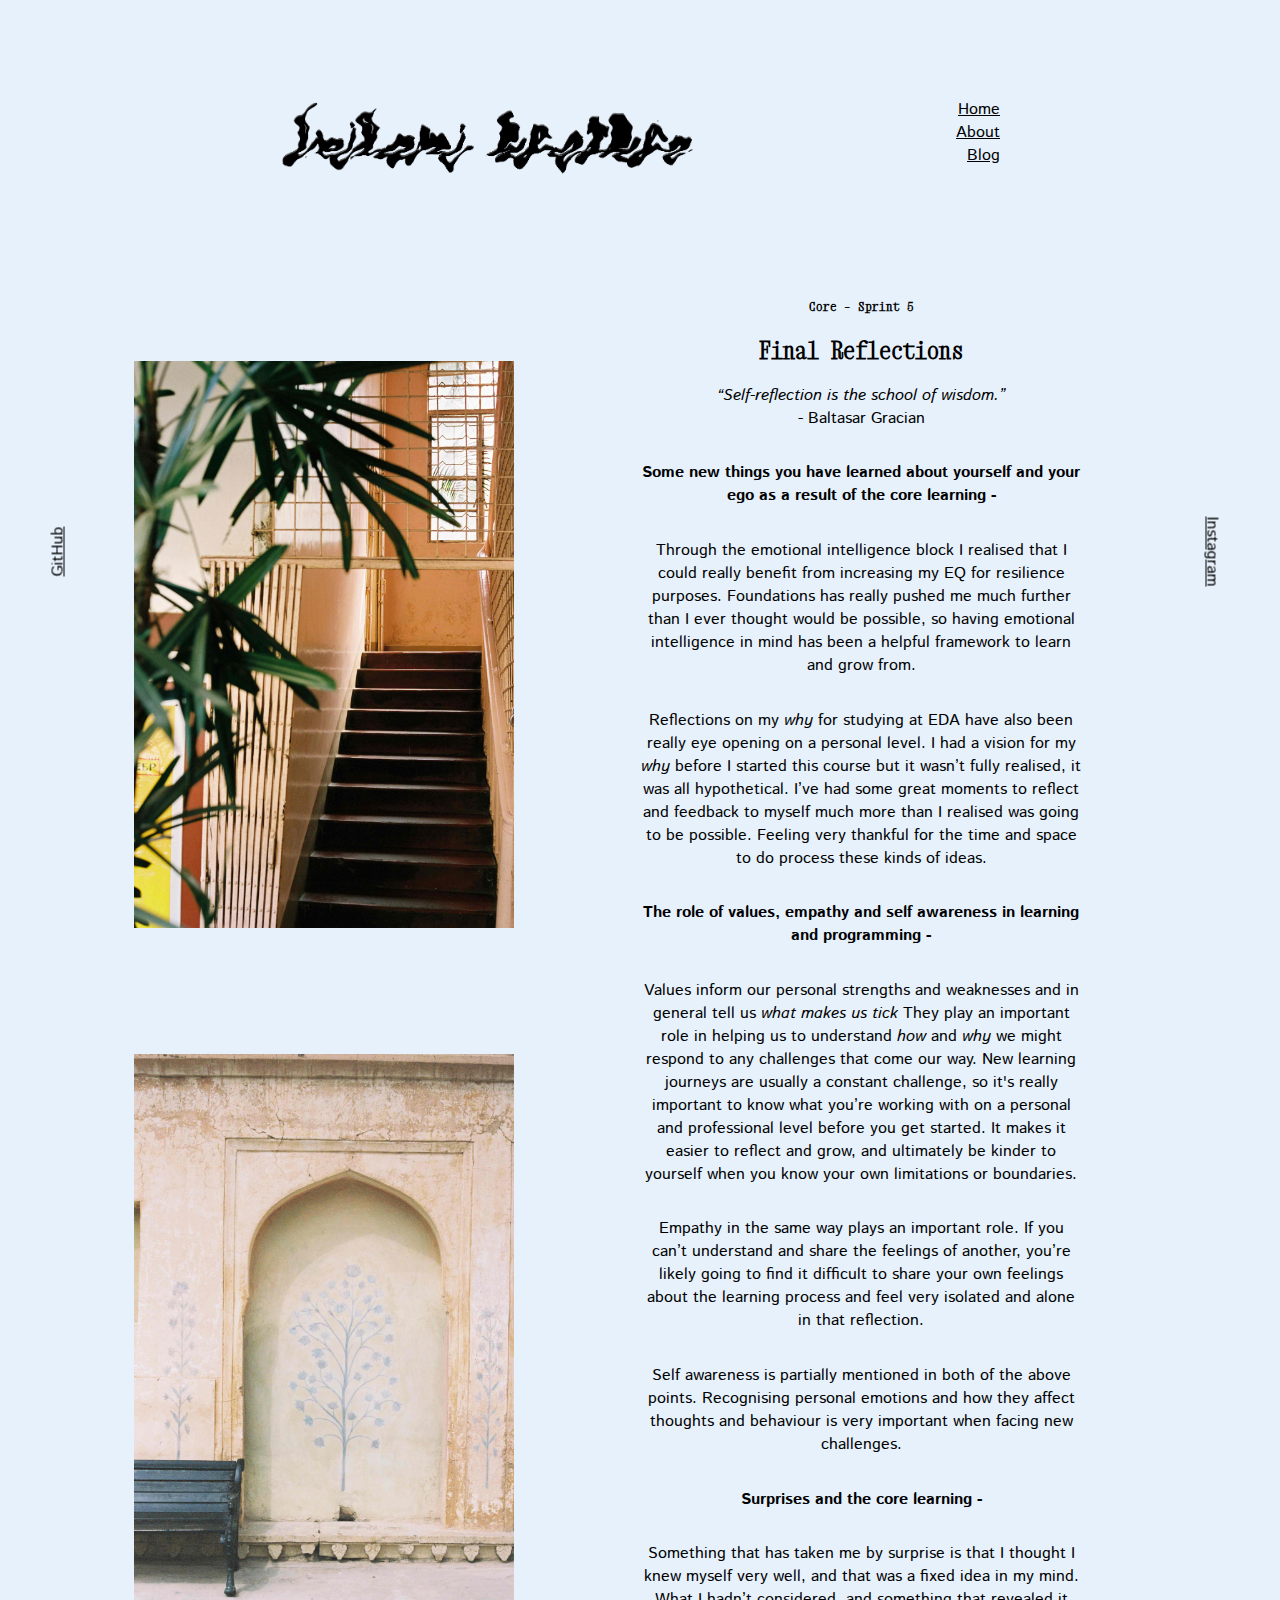
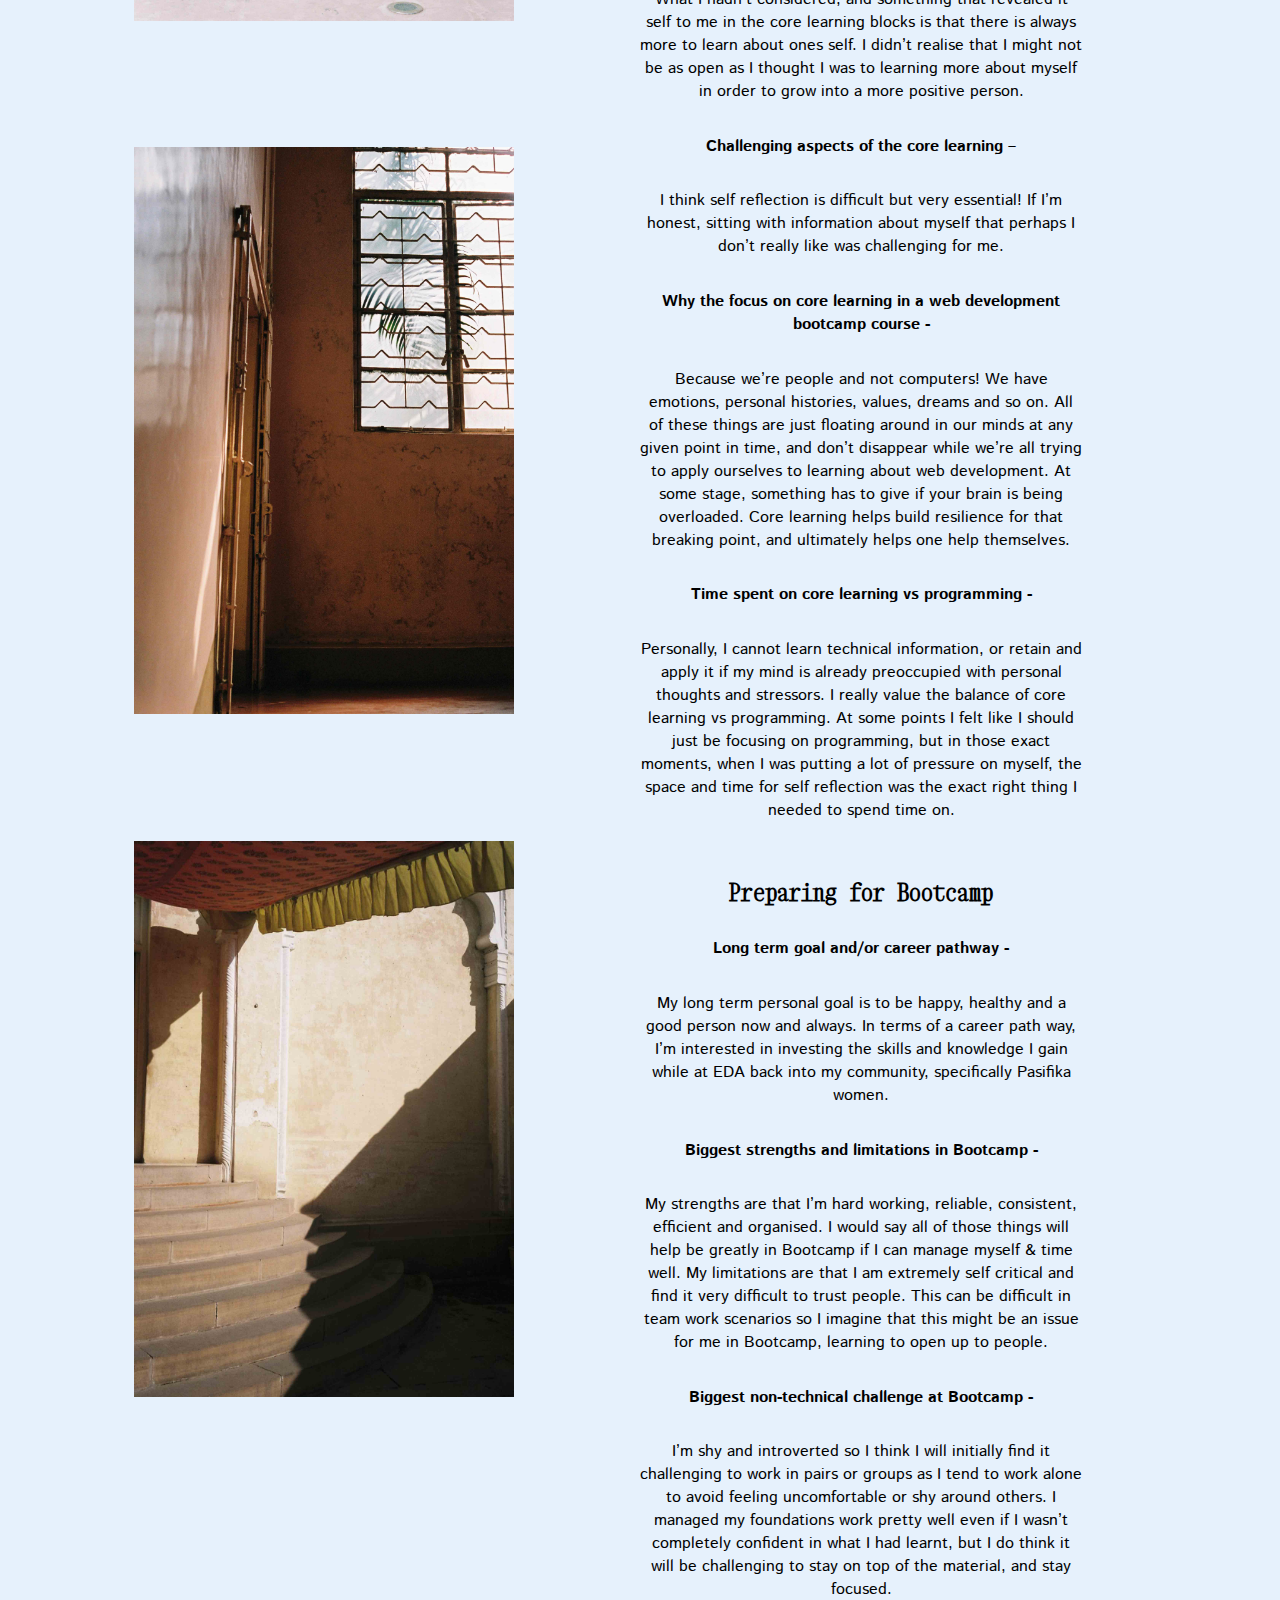
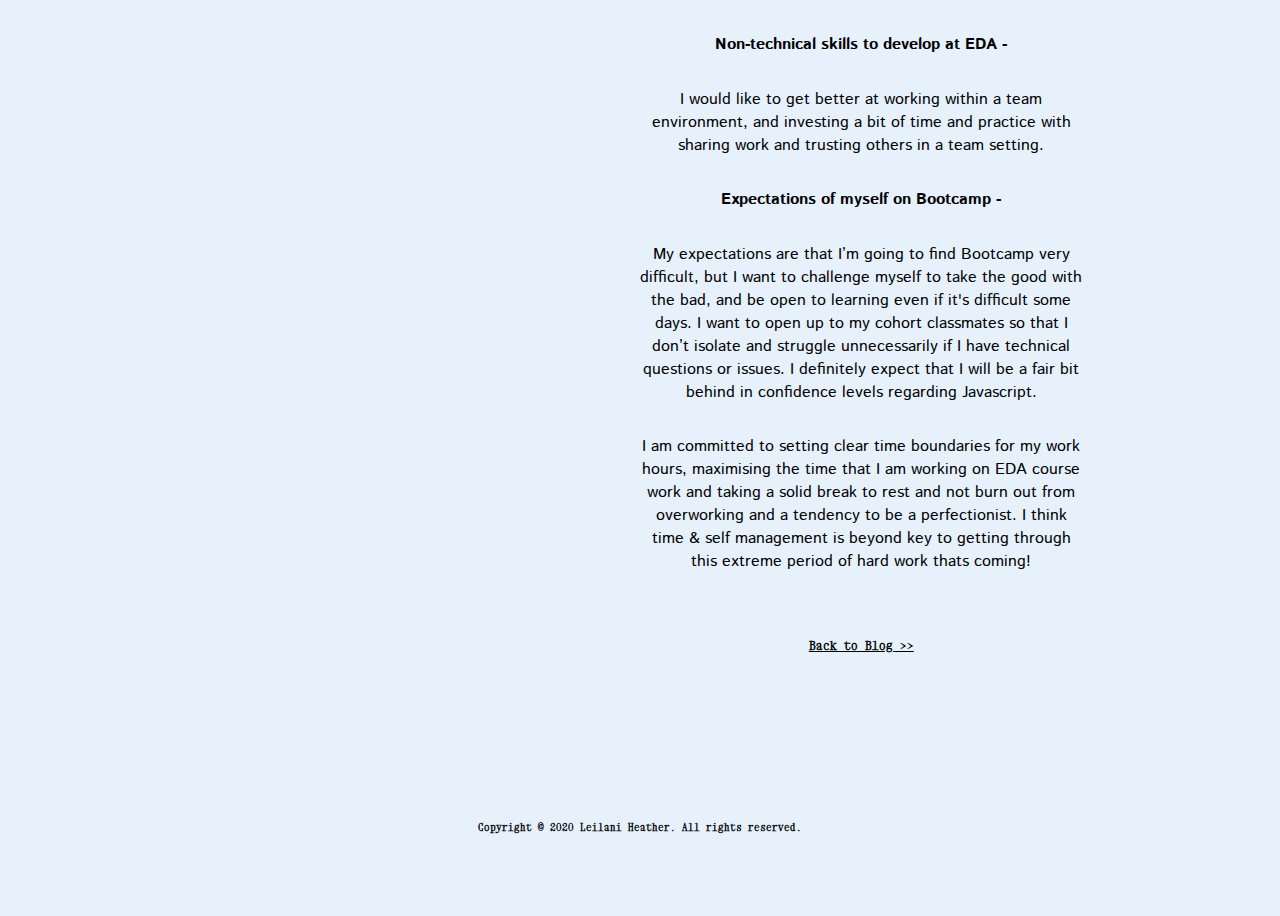
<file: blog/sprint5-cultural.html>
<!-- This is my portfolio and blog site -->
<!DOCTYPE HTML>
<html lang = "en">
<html>
<head>
  <meta charset = "UTF-8" />
  <meta http-equiv="X-UA-Compatible" content="IE=edge">
  <meta name="viewport" content="width=device-width, initial-scale=1.0">

<!-- This is my CSS & Google Fonts information -->

  <link rel="stylesheet" href="../styles/main.css">
  <link rel="preconnect" href="https://fonts.gstatic.com">
  <link href="https://fonts.googleapis.com/css2?family=Xanh+Mono&display=swap" rel="stylesheet">
  <link rel="preconnect" href="https://fonts.gstatic.com">
  <link href="https://fonts.googleapis.com/css2?family=Istok+Web&display=swap" rel="stylesheet">
  <title>Leilani Heather | Final Reflections</title>
</head>

<!-- This is the top navigation of my site -->

<body>
  <div class="grid">
    <div class="row">
      <div class="col-6">
        <a href="../index.html"><img class="logo" src="../assets/logo-blk.png" alt="Logo"></a>
      </div>

      <div class="col-6">
        <ul class="nav-menu">
          <li><a href="../index.html">Home</a></li>
          <li><a href="../about.html">About</a></li>
          <li><a href="../blog.html">Blog</a></li>
        </ul>
     </div>
    </div>
  </div>

 <!-- These are the sidebar links of my blog post page -->

  <div id="contents">
    <div id="sidebar1">
      <div class="col-1">
        <a href="https://github.com/leilani-heather"><span>GitHub</span></a>
      </div>
    </div>
 
    <div id="sidebar2">
      <div class="col-1">
        <a href="http://instagram.com/ioanaleilani"><span>Instagram</span></a>
      </div>
    </div>
  

 <!-- This is the main contents of my blog post page -->

  <div id="mainContents">
    <div class="row">
      <div class="col-6">
        <img class="blog-index-img-1" src="../assets/Kolkata-Stairs-Peach.jpg" alt="Kolkata Steps by Leilani Heather">
        <img class="blog-index-img-1" src="../assets/Jaipur-Door.jpg" alt="Jaipur Door by Leilani Heather">
        <img class="blog-index-img-1" src="../assets/Kolkata-Stairs.jpg" alt="Kolkata Steps by Leilani Heather">
        <img class="blog-index-img-1" src="../assets/Jaipur-Curtain.jpg" alt="Jaipur Curtain by Leilani Heather">
      </div>
              
      <div class="col-6">
        <h5 class="blog-post-category">Core – Sprint 5</h5>
        <h2 class="blog-post-title">Final Reflections</h2>
        <p class="blog-post-preview-text">
          <em>“Self-reflection is the school of wisdom.”</em><br>- Baltasar Gracian
        </p>

        <p class="blog-post-text strong-text">
          Some new things you have learned about yourself and your ego as a result of the core learning -
        </p>
        <p class="blog-post-text">
          Through the emotional intelligence block I realised that I could really benefit from increasing my EQ for resilience purposes. 
          Foundations has really pushed me much further than I ever thought would be possible, so having emotional intelligence in mind has 
          been a helpful framework to learn and grow from.
        </p>
        <p class="blog-post-text">
          Reflections on my <em>why</em> for studying at EDA have also been really eye opening on a personal level. I had a vision for my <em>why</em> before 
          I started this course but it wasn’t fully realised, it was all hypothetical. I’ve had some great moments to reflect and feedback to 
          myself much more than I realised was going to be possible. Feeling very thankful for the time and space to do process these kinds of ideas.
        </p>
    
        <p class="blog-post-text strong-text">
          The role of values, empathy and self awareness in learning and programming -
        </p>
        <p class="blog-post-text">
          Values inform our personal strengths and weaknesses and in general tell us <em>what makes us tick</em> They play an important role in helping us to 
          understand <em>how</em> and <em>why</em> we might respond to any challenges that come our way. New learning journeys are usually a constant 
          challenge, so it's really important to know what you’re working with on a personal and professional level before you get started. It makes it 
          easier to reflect and grow, and ultimately be kinder to yourself when you know your own limitations or boundaries.
        </p>
        <p class="blog-post-text">
          Empathy in the same way plays an important role. If you can’t understand and share the feelings of another, you’re likely going to find it difficult 
          to share your own feelings about the learning process and feel very isolated and alone in that reflection.
        </p>
        <p class="blog-post-text">
          Self awareness is partially mentioned in both of the above points. Recognising personal emotions and how they affect thoughts and behaviour is very 
          important when facing new challenges.
        </p>

        <p class="blog-post-text strong-text">
          Surprises and the core learning -
        </p>
        <p class="blog-post-text">
          Something that has taken me by surprise is that I thought I knew myself very well, and that was a fixed idea in my mind. What I hadn’t considered, and something 
          that revealed it self to me in the core learning blocks is that there is always more to learn about ones self. I didn’t realise that I might not be as open as 
          I thought I was to learning more about myself in order to grow into a more positive person.
        </p>
        
        <p class="blog-post-text strong-text">
          Challenging aspects of the core learning –
        </p>
        <p class="blog-post-text">
          I think self reflection is difficult but very essential! If I’m honest, sitting with information about myself that perhaps I don’t really like was challenging for me.
        </p>

        <p class="blog-post-text strong-text">
          Why the focus on core learning in a web development bootcamp course -
        </p>
        <p class="blog-post-text">
          Because we’re people and not computers! We have emotions, personal histories, values, dreams and so on. All of these things are just floating around in our minds at any 
          given point in time, and don’t disappear while we’re all trying to apply ourselves to learning about web development. At some stage, something has to give if your brain 
          is being overloaded. Core learning helps build resilience for that breaking point, and ultimately helps one help themselves.
        </p>

        <p class="blog-post-text strong-text">
          Time spent on core learning vs programming -
        </p>
        <p class="blog-post-text">
          Personally, I cannot learn technical information, or retain and apply it if my mind is already preoccupied with personal thoughts and stressors. 
          I really value the balance of core learning vs programming. At some points I felt like I should just be focusing on programming, but in those exact 
          moments, when I was putting a lot of pressure on myself, the space and time for self reflection was the exact right thing I needed to spend time on.
        </p>

        <br><br>
        <h2 class="blog-post-title">Preparing for Bootcamp</h2>
        <p class="blog-post-text strong-text">

          Long term goal and/or career pathway -
        </p>
        <p class="blog-post-text">
          My long term personal goal is to be happy, healthy and a good person now and always. In terms of a career path way, I’m interested in investing 
          the skills and knowledge I gain while at EDA back into my community, specifically Pasifika women.
        </p>

        <p class="blog-post-text strong-text">
          Biggest strengths and limitations in Bootcamp -
        </p>
        <p class="blog-post-text">
          My strengths are that I’m hard working, reliable, consistent, efficient and organised. I would say all of those things will help be greatly in Bootcamp 
          if I can manage myself & time well. My limitations are that I am extremely self critical and find it very difficult to trust people. This can be difficult 
          in team work scenarios so I imagine that this might be an issue for me in Bootcamp, learning to open up to people.
        </p>

        <p class="blog-post-text strong-text">
          Biggest non-technical challenge at Bootcamp -
        </p>
        <p class="blog-post-text">
          I’m shy and introverted so I think I will initially find it challenging to work in pairs or groups as I tend to work alone to avoid feeling uncomfortable 
          or shy around others. I managed my foundations work pretty well even if I wasn’t completely confident in what I had learnt, but I do think it will be 
          challenging to stay on top of the material, and stay focused.
        </p>

        <p class="blog-post-text strong-text">
          Non-technical skills to develop at EDA -
        </p>
        <p class="blog-post-text">
          I would like to get better at working within a team environment, and investing a bit of time and practice with sharing work and trusting others in a team setting.
        </p>

        <p class="blog-post-text strong-text">
          Expectations of myself on Bootcamp -
        </p>
        <p class="blog-post-text">
          My expectations are that I’m going to find Bootcamp very difficult, but I want to challenge myself to take the good with the bad, and be open to learning even if 
          it's difficult some days. I want to open up to my cohort classmates so that I don’t isolate and struggle unnecessarily if I have technical questions or issues. 
          I definitely expect that I will be a fair bit behind in confidence levels regarding Javascript.
        </p>
        <p class="blog-post-text">
          I am committed to setting clear time boundaries for my work hours, maximising the time that I am working on EDA course work and taking a solid break to rest and 
          not burn out from overworking and a tendency to be a perfectionist. I think time & self management is beyond key to getting through this extreme period of hard work thats coming!
        </p>

        <a href="../blog.html"><h5 class="blog-post-readmore">Back to Blog >></h5></a>
      </div>
    </div>
  </div>


      
 <!-- This is the footer of my blog post page -->      

  <div class="row">
    <div class="col-12">
      <h6 class="footer">Copyright © 2020 Leilani Heather. All rights reserved.</h6>
    </div>
  </div>
      
 <!-- This is the end of my blog post page -->  
  
</body>
</html>
</file>
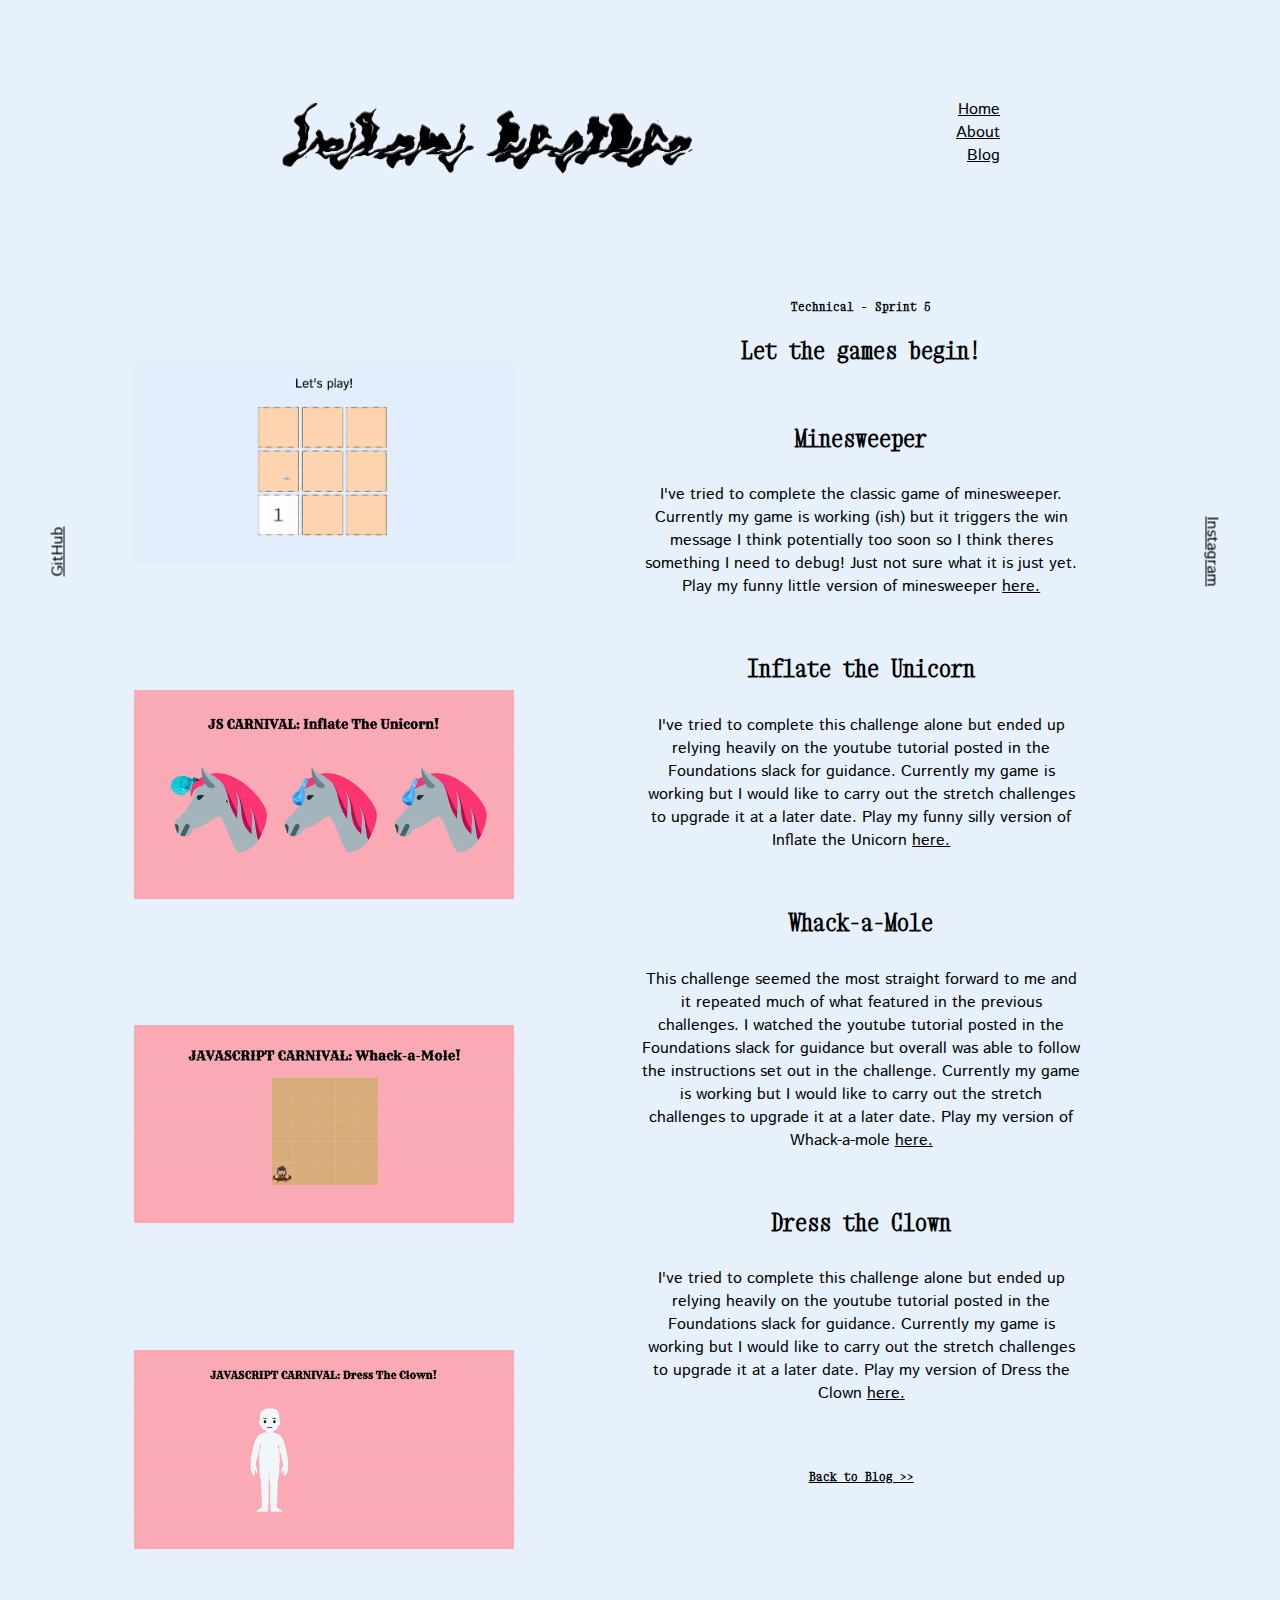
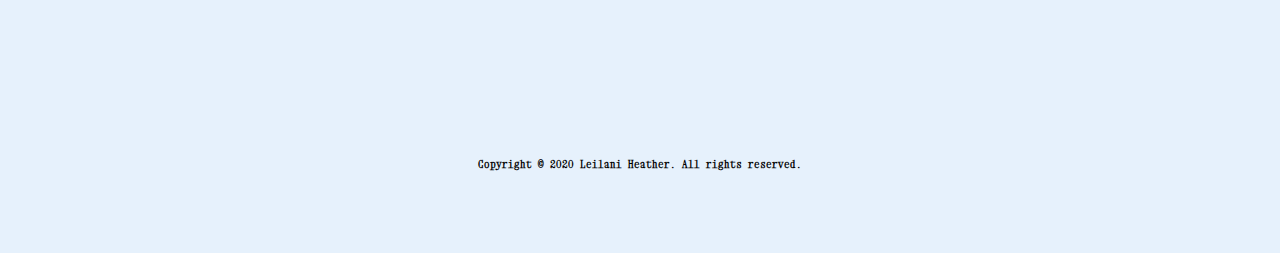
<file: blog/sprint5-technical.html>
<!-- This is my portfolio and blog site -->
<!DOCTYPE HTML>
<html lang = "en">
<html>
<head>
  <meta charset = "UTF-8" />
  <meta http-equiv="X-UA-Compatible" content="IE=edge">
  <meta name="viewport" content="width=device-width, initial-scale=1.0">

<!-- This is my CSS & Google Fonts information -->

  <link rel="stylesheet" href="../styles/main.css">
  <link rel="preconnect" href="https://fonts.gstatic.com">
  <link href="https://fonts.googleapis.com/css2?family=Xanh+Mono&display=swap" rel="stylesheet">
  <link rel="preconnect" href="https://fonts.gstatic.com">
  <link href="https://fonts.googleapis.com/css2?family=Istok+Web&display=swap" rel="stylesheet">
  <title>Leilani Heather | Let the Games Begin!</title>
</head>

<!-- This is the top navigation of my site -->

<body>
  <div class="grid">
    <div class="row">
      <div class="col-6">
        <a href="../index.html"><img class="logo" src="../assets/logo-blk.png" alt="Logo"></a>
      </div>

      <div class="col-6">
        <ul class="nav-menu">
          <li><a href="../index.html">Home</a></li>
          <li><a href="../about.html">About</a></li>
          <li><a href="../blog.html">Blog</a></li>
        </ul>
      </div>
      </div>
    </div>
  </div>

 <!-- These are the sidebar links of my blog post page -->

  <div id="contents">
    <div id="sidebar1">
      <div class="col-1">
        <a href="https://github.com/leilani-heather"><span>GitHub</span></a>
      </div>
    </div>

    <div id="sidebar2">
      <div class="col-1">
        <a href="http://instagram.com/ioanaleilani"><span>Instagram</span></a>
      </div>
    </div>
  

 <!-- This is the main contents of my blog post page -->

  <div id="mainContents">
    <div class="row">
      <div class="col-6">
        <a href="https://leilani-heather.github.io/minesweeper/index.html"><img class="blog-index-img-1" src="../assets/Minesweeper-Leilani-Heather.gif" alt="Minesweeper by Leilani Heather"></a>
        <a href="https://leilani-heather.github.io/javascript-carnival/inflate-the-unicorn/inflate-the-unicorn.html"><img class="blog-index-img-1" src="../assets/unicorn.gif" alt="Inflate the Unicorn by Leilani Heather"></a>
        <a href="https://leilani-heather.github.io/javascript-carnival/whack-a-mole/whack-a-mole.html"><img class="blog-index-img-1" src="../assets/whack-a-mole-.gif" alt="Whack a Mole by Leilani Heather"></a>
        <a href="https://leilani-heather.github.io/javascript-carnival/dress-the-clown/dress-the-clown.html"><img class="blog-index-img-1" src="../assets/dress-the-clown.gif" alt="Dress the Clown by Leilani Heather"></a>
      </div>
              
      <div class="col-6">
        <h5 class="blog-post-category">Technical - Sprint 5</h5>
        <h2 class="blog-post-title">Let the games begin!</h2>
        <br><br>
        <h2 class="blog-post-title">Minesweeper</h2>

        <p class="blog-post-text">
          I've tried to complete the classic game of minesweeper. Currently my game is working (ish) but it triggers the win message I think potentially too soon so I think theres something I need to debug! 
          Just not sure what it is just yet. Play my funny little version of minesweeper <a href="https://leilani-heather.github.io/minesweeper/index.html">here.</a>
        </p>
        
        <br><br>
        <h2 class="blog-post-title">Inflate the Unicorn</h2>

        <p class="blog-post-text">
          I've tried to complete this challenge alone but ended up relying heavily on the youtube tutorial posted in the Foundations slack for guidance. 
          Currently my game is working but I would like to carry out the stretch challenges to upgrade it at a later date. 
          Play my funny silly version of Inflate the Unicorn <a href="https://leilani-heather.github.io/javascript-carnival/inflate-the-unicorn/inflate-the-unicorn.html">here.</a>
        </p>

        <br><br>
        <h2 class="blog-post-title">Whack-a-Mole</h2>

        <p class="blog-post-text">
          This challenge seemed the most straight forward to me and it repeated much of what featured in the previous challenges. 
          I watched the youtube tutorial posted in the Foundations slack for guidance but overall was able to follow the instructions set out in the challenge. 
          Currently my game is working but I would like to carry out the stretch challenges to upgrade it at a later date. 
          Play my version of Whack-a-mole <a href="https://leilani-heather.github.io/javascript-carnival/whack-a-mole/whack-a-mole.html">here.</a>
        </p>

        <br><br>
        <h2 class="blog-post-title">Dress the Clown</h2>

        <p class="blog-post-text">
          I've tried to complete this challenge alone but ended up relying heavily on the youtube tutorial posted in the Foundations slack for guidance. 
          Currently my game is working but I would like to carry out the stretch challenges to upgrade it at a later date. 
          Play my version of Dress the Clown <a href="https://leilani-heather.github.io/javascript-carnival/dress-the-clown/dress-the-clown.html">here.</a>
        </p>

        <a href="../blog.html"><h5 class="blog-post-readmore">Back to Blog >></h5></a>

      </div>
    </div>
  </div>
      
 <!-- This is the footer of my blog post page -->      

  <div class="row">
    <div class="col-12">
      <h6 class="footer">Copyright © 2020 Leilani Heather. All rights reserved.</h6>
    </div>
  </div>

<!-- This is the end of my blog post page -->  
  
</body>
</html>
</file>
<file: styles/main.css>
/* Main styling */
* {
  -webkit-box-sizing: border-box;
  -moz-box-sizing: border-box;
  -ms-box-sizing: border-box;
  box-sizing: border-box;
  cursor: crosshair;
}

html {
  font-family: 'Xanh Mono', monospace;
  font-size: 16px;
  color: #000000;
  background-color: #e6f1fc;
  }

h1, h2, h3, h4, h5, h6 {
  font-family: 'Xanh Mono', monospace;
  color: #000000;
  }

p, span, button {
  font-family: 'Istok Web', sans-serif;
  color: #000000;
  text-align: center;
  display: block;
  margin-left: auto;
  margin-right: auto;
}

ul li {
  list-style-type: none;
  font-family: 'Istok Web', sans-serif;
  text-decoration: underline;
  color: #000000;
  text-align: right;
}

/* links */

a:link {
  text-decoration: underline;
  color: #000000;
}

a:hover {
  text-decoration: underline;
  color: #000000;
}

a:active {
  text-decoration: underline;
  color: #000000;
}

a:visited {
  text-decoration: underline;
  color: #000000;
}


/* Blog Index Page Styling */

p.blog-index-preview-text {
  display: block;
  margin-left: auto;
  margin-right: auto;
  padding-left: 20%;
  padding-right: 20%;
}

h2.blog-index-title {
  text-align: center;
}

h5.blog-index-category {
  text-align: center;
  
}

h5.blog-index-readmore {
  text-align: center;
}

/* Gif Styling */

#moving-image {
  max-width: 50%;
  margin-top: 10%;
  margin-left: auto;
  margin-right: auto;
  margin-bottom: 0%;
  text-align: center;
}

/* Master Image Styling */

img.blog-index-img-1 {
  max-width: 60%;
  display: block;
  margin-top: 20%;
  margin-left: auto;
  margin-right: auto;
  margin-bottom: 10%;
}

img.blog-index-img-2 {
  max-width: 60%;
  display: block;
  margin-top: 60%;
  margin-left: auto;
  margin-right: auto;
  margin-bottom: 10%;
  }

img.blog-index-img-3 {
  max-width: 60%;
  display: block;
  margin-top: 0%;
  margin-left: auto;
  margin-right: auto;
  margin-bottom: 10%;
    }

img.blog-index-img-4 {
    max-width: 60%;
    display: block;
    margin-top: 40%;
    margin-left: auto;
    margin-right: auto;
    margin-bottom: 10%;
      }

img.blog-body-img {
  max-width: 40%;
}

/* Blog Entry Page Styling */

p.blog-post-preview-text {

  text-align: center;
  display: block;
  margin-top: 0%;
  margin-left: 0%;
  margin-right: 30%;
}

p.blog-post-text {

  display: block;
  text-align: center;
  margin-top: 5%;
  margin-left: 0%;
  margin-right: 30%;
} 

p.blog-post-text {

  display: block;
  text-align: center;
  margin-top: 5%;
  margin-left: 0%;
  margin-right: 30%;
} 

p.strong-text {
  font-weight: bold;
  display: block;
  text-align: center;
  margin-top: 5%;
  margin-left: 0%;
  margin-right: 30%;
} 

h2.blog-post-title {
  
  display: block;
  text-align: center;
  margin-top: 0%;
  margin-left: 0%;
  margin-right: 30%;
}


h5.blog-post-category {
  
  display: block;
  text-align: center;
  margin-top: 10%;
  margin-left: 0%;
  margin-right: 30%;
}

h5.blog-post-readmore {

  display: block;
  text-align: center;
  margin-top: 10%;
  margin-left: 0%;
  margin-right: 30%;
}

/* Index Home Page Styling*/

img.bg {
  background-image: url("assets/jantar-mantar-jaipur.jpg");
  max-width: 50%;
  display: block;
  margin-top: 0%;
  margin-left: auto;
  margin-right: auto;
  margin-bottom: 0%;
}

/* Column Styling */

.grid {
  margin: 0 auto;
  max-width: 1200px;
  width: 100%;
}

.row {
  width: 100%;
  margin-bottom: 20px;
  display: flex;
}

.col-1 {
  width: 8.33%;
}

.col-2 {
  width: 16.66%;
}

.col-3 {
  width: 25%;
}

.col-4 {
  width: 33.33%;
}

.col-5 {
  width: 41.66%;
}

.col-6 {
  width: 50%;
}


.col-7 {
  width: 58.33%;
}

.col-8 {
  width: 66.66%;
}

.col-9 {
  width: 75%;
}

.col-10 {
  width: 83.33%;
}

.col-11 {
  width: 91.66%;
}

.col-12 {
  width: 100%;
}

/* Top Navigation Styling

.logo {
  max-width: 70%;
  margin-left: 40%;
  margin-top: 15%;
}

.nav-menu {
  float: right;
  text-align: right;
  margin-right: 40%;
  margin-top: 15%;
}
*/

/* Footer Navigation Styling */

h6.footer {
  text-align: center;
  margin-top: 10%;
  margin-bottom: 5%;
}

/* Double Sidebar Navigation Styling */
/* Unsure what to put into these? */

 #contents {
  }

  #mainContents {
  }

#sidebar1 {
float: left;
position: -webkit-sticky;
position: sticky;
top: 60%;
transform: rotate(270deg);
margin-left: 2%;
margin-right: auto;
}

#sidebar2 {
  float: right;
  position: -webkit-sticky;
  position: sticky;
  top: 60%;
  transform: rotate(90deg);
  margin-left: auto;
  margin-right: 2%;
}

/* Youtube Videos */

.youtube-video {
  display: block;
  margin-left: auto;
  margin-right: auto;

}

/* Blog Dropdown Menu */

.blog-index-dropdown {
  overflow: hidden;
}

/* Dropdown button */
.dropdown .dropdown-button {
  font-size: 16px;
  border: none;
  outline: none;
  color: white;
  padding: 14px 16px;
  background-color: inherit;
  font-family: inherit; /* Important for vertical align on mobile phones */
  margin: 0; /* Important for vertical align on mobile phones */
}

@media screen and (min-width: 320px) {

  .logo {
    align-content: center;
    max-width: 70%;
    margin-left: 15%;
    margin-top: 15%;
  }
  
  .nav-menu {
    align-content: center;
    text-align: center;
    margin-right: 15%;
  }

  .row {
    width: 100%;
    display: flex;
    flex-direction: column;
  }

  .col-6 {
    width: 100%;
  }

  .col-4 {
    width: 70%;
    margin-left: 15%;
  }

  p.blog-post-preview-text {

    text-align: center;
    display: block;
    margin-top: 0%;
    margin-left: 20%;
    margin-right: 20%;
  }
  
  p.blog-post-text {
  
    display: block;
    text-align: center;
    margin-top: 5%;
    margin-left: 20%;
    margin-right: 20%;
  } 
  
  p.strong-text {
    font-weight: bold;
    display: block;
    text-align: center;
    margin-top: 5%;
    margin-left: 20%;
    margin-right: 20%;
  } 
  
  h2.blog-post-title {
    
    display: block;
    text-align: center;
    margin-top: 0%;
    margin-left: 20%;
    margin-right: 20%;
  }
  
  
  h5.blog-post-category {
    
    display: block;
    text-align: center;
    margin-top: 10%;
    margin-left: 20%;
    margin-right: 20%;
  }
  
  h5.blog-post-readmore {
  
    display: block;
    text-align: center;
    margin-top: 10%;
    margin-left: 20%;
    margin-right: 20%;
  }

  h2.blog-index-title {
    text-align: center;
    margin-left: 20%;
    margin-right: 20%;
  }

}

@media screen and (min-width: 768px) {

  .logo {
    align-content: center;
    max-width: 70%;
    margin-left: 15%;
    margin-top: 15%;
  }
  
  .nav-menu {
    align-content: center;
    text-align: center;
    margin-right: 15%;
  }

  .row {
    width: 100%;
    display: flex;
    flex-direction: column;
  }

  .col-6 {
    width: 100%;
  }

  .col-4 {
    width: 50%;
    margin-left: 25%;
  }

  p.blog-post-preview-text {

    text-align: center;
    display: block;
    margin-top: 0%;
    margin-left: 20%;
    margin-right: 20%;
  }
  
  p.blog-post-text {
  
    display: block;
    text-align: center;
    margin-top: 5%;
    margin-left: 20%;
    margin-right: 20%;
  } 
  
  p.strong-text {
    font-weight: bold;
    display: block;
    text-align: center;
    margin-top: 5%;
    margin-left: 20%;
    margin-right: 20%;
  } 
  
  h2.blog-post-title {
    
    display: block;
    text-align: center;
    margin-top: 0%;
    margin-left: 20%;
    margin-right: 20%;
  }
  
  
  h5.blog-post-category {
    
    display: block;
    text-align: center;
    margin-top: 10%;
    margin-left: 20%;
    margin-right: 20%;
  }
  
  h5.blog-post-readmore {
  
    display: block;
    text-align: center;
    margin-top: 10%;
    margin-left: 20%;
    margin-right: 20%;
  }

  
  h2.blog-index-title {
    text-align: center;
    margin-left: 20%;
    margin-right: 20%;
  }
}

@media screen and (min-width: 1200px) {

  .logo {
    max-width: 70%;
    margin-left: 40%;
    margin-top: 15%;
  }
  
  .nav-menu {
    float: right;
    text-align: right;
    margin-right: 40%;
    margin-top: 15%;
  }

  .row {
    width: 100%;
    display: flex;
    flex-direction: row;
  }

  .col-6 {
    width: 100%;
  }

  .col-4 {
    width: 33.33%;
    margin-left: 0%;
  }

  p.blog-post-preview-text {

    text-align: center;
    display: block;
    margin-top: 0%;
    margin-left: 0%;
    margin-right: 30%;
  }
  
  p.blog-post-text {
  
    display: block;
    text-align: center;
    margin-top: 5%;
    margin-left: 0%;
    margin-right: 30%;
  } 
  
  p.blog-post-text {
  
    display: block;
    text-align: center;
    margin-top: 5%;
    margin-left: 0%;
    margin-right: 30%;
  } 
  
  p.strong-text {
    font-weight: bold;
    display: block;
    text-align: center;
    margin-top: 5%;
    margin-left: 0%;
    margin-right: 30%;
  } 
  
  h2.blog-post-title {
    
    display: block;
    text-align: center;
    margin-top: 0%;
    margin-left: 0%;
    margin-right: 30%;
  }
  
  
  h5.blog-post-category {
    
    display: block;
    text-align: center;
    margin-top: 10%;
    margin-left: 0%;
    margin-right: 30%;
  }
  
  h5.blog-post-readmore {
  
    display: block;
    text-align: center;
    margin-top: 10%;
    margin-left: 0%;
    margin-right: 30%;
  }
  p.blog-index-preview-text {
    display: block;
    margin-left: auto;
    margin-right: auto;
    padding-left: 20%;
    padding-right: 20%;
  }
  
  h2.blog-index-title {
    text-align: center;
  }
  
  h5.blog-index-category {
    text-align: center;
    
  }
  
  h5.blog-index-readmore {
    text-align: center;
  }
  
}
</file>
